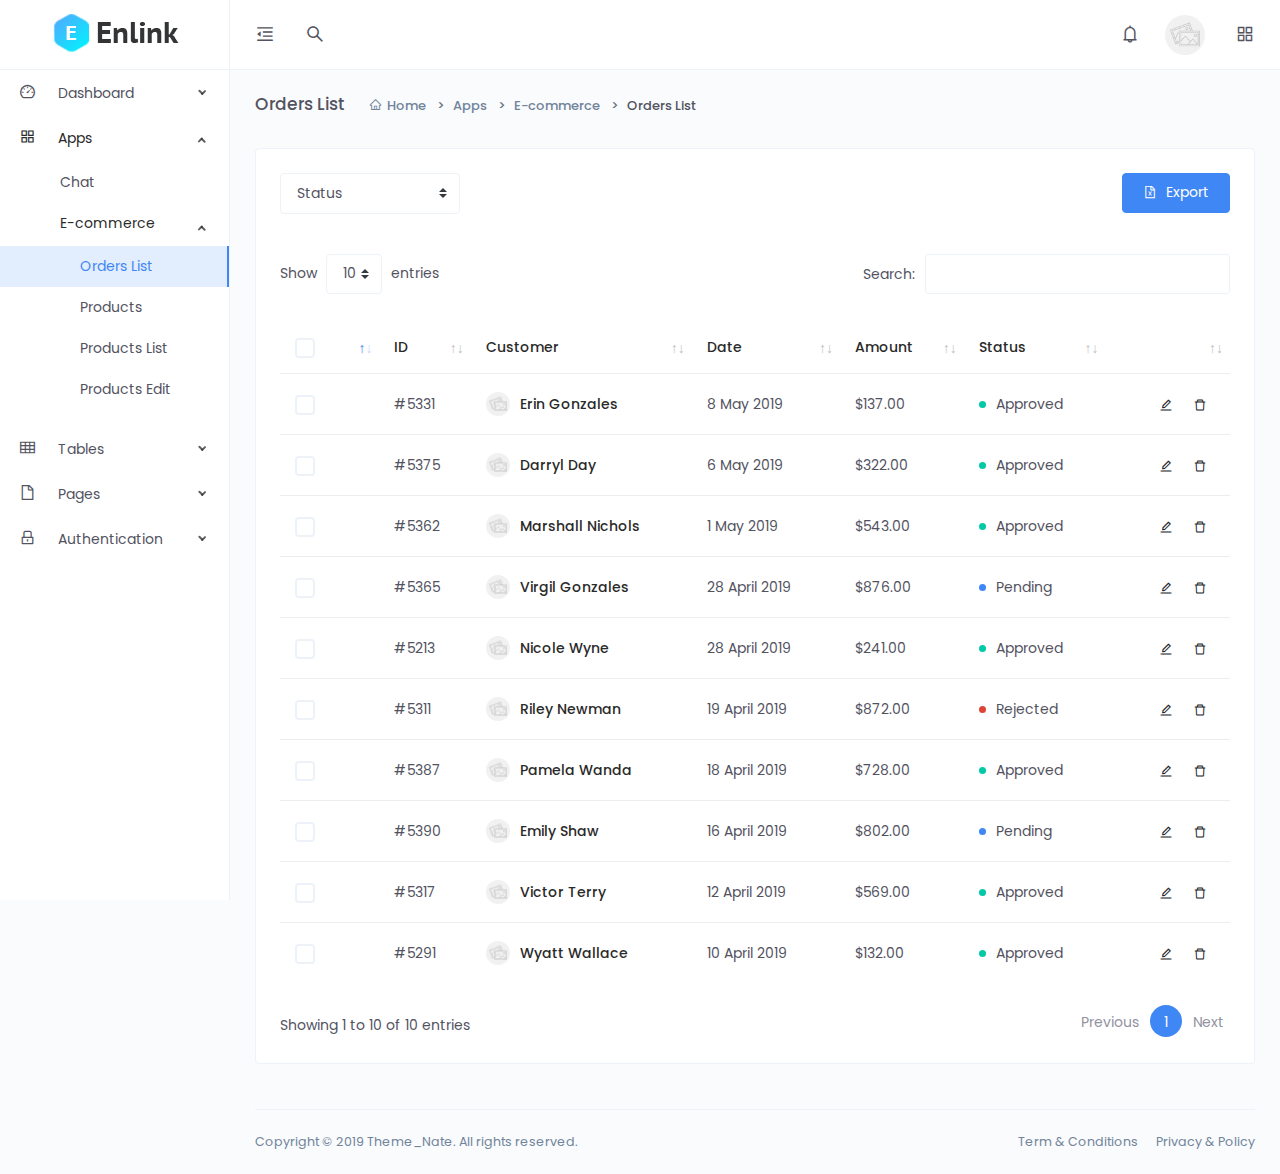
<file: app-e-commerce-order-list.html>
<!DOCTYPE html>
<html lang="en">

<head>
    <meta charset="utf-8">
    <meta name="viewport" content="width=device-width, initial-scale=1, shrink-to-fit=no">
    <title>Enlink - Admin Dashboard Template</title>

    <!-- Favicon -->
    <link rel="shortcut icon" href="assets/images/logo/favicon.png">

    <!-- page css -->
    <link href="assets/vendors/datatables/dataTables.bootstrap.min.css" rel="stylesheet">

    <!-- Core css -->
    <link href="assets/css/app.min.css" rel="stylesheet">

</head>

<body>
    <div class="app">
        <div class="layout">
            <!-- Header START -->
            <div class="header">
                <div class="logo logo-dark">
                    <a href="index.html">
                        <img src="assets/images/logo/logo.png" alt="Logo">
                        <img class="logo-fold" src="assets/images/logo/logo-fold.png" alt="Logo">
                    </a>
                </div>
                <div class="logo logo-white">
                    <a href="index.html">
                        <img src="assets/images/logo/logo-white.png" alt="Logo">
                        <img class="logo-fold" src="assets/images/logo/logo-fold-white.png" alt="Logo">
                    </a>
                </div>
                <div class="nav-wrap">
                    <ul class="nav-left">
                        <li class="desktop-toggle">
                            <a href="javascript:void(0);">
                                <i class="anticon"></i>
                            </a>
                        </li>
                        <li class="mobile-toggle">
                            <a href="javascript:void(0);">
                                <i class="anticon"></i>
                            </a>
                        </li>
                        <li>
                            <a href="javascript:void(0);" data-toggle="modal" data-target="#search-drawer">
                                <i class="anticon anticon-search"></i>
                            </a>
                        </li>
                    </ul>
                    <ul class="nav-right">
                        <li class="dropdown dropdown-animated scale-left">
                            <a href="javascript:void(0);" data-toggle="dropdown">
                                <i class="anticon anticon-bell notification-badge"></i>
                            </a>
                            <div class="dropdown-menu pop-notification">
                                <div class="p-v-15 p-h-25 border-bottom d-flex justify-content-between align-items-center">
                                    <p class="text-dark font-weight-semibold m-b-0">
                                        <i class="anticon anticon-bell"></i>
                                        <span class="m-l-10">Notification</span>
                                    </p>
                                    <a class="btn-sm btn-default btn" href="javascript:void(0);">
                                        <small>View All</small>
                                    </a>
                                </div>
                                <div class="relative">
                                    <div class="overflow-y-auto relative scrollable" style="max-height: 300px">
                                        <a href="javascript:void(0);" class="dropdown-item d-block p-15 border-bottom">
                                            <div class="d-flex">
                                                <div class="avatar avatar-blue avatar-icon">
                                                    <i class="anticon anticon-mail"></i>
                                                </div>
                                                <div class="m-l-15">
                                                    <p class="m-b-0 text-dark">You received a new message</p>
                                                    <p class="m-b-0"><small>8 min ago</small></p>
                                                </div>
                                            </div>
                                        </a>
                                        <a href="javascript:void(0);" class="dropdown-item d-block p-15 border-bottom">
                                            <div class="d-flex">
                                                <div class="avatar avatar-cyan avatar-icon">
                                                    <i class="anticon anticon-user-add"></i>
                                                </div>
                                                <div class="m-l-15">
                                                    <p class="m-b-0 text-dark">New user registered</p>
                                                    <p class="m-b-0"><small>7 hours ago</small></p>
                                                </div>
                                            </div>
                                        </a>
                                        <a href="javascript:void(0);" class="dropdown-item d-block p-15 border-bottom">
                                            <div class="d-flex">
                                                <div class="avatar avatar-red avatar-icon">
                                                    <i class="anticon anticon-user-add"></i>
                                                </div>
                                                <div class="m-l-15">
                                                    <p class="m-b-0 text-dark">System Alert</p>
                                                    <p class="m-b-0"><small>8 hours ago</small></p>
                                                </div>
                                            </div>
                                        </a>
                                        <a href="javascript:void(0);" class="dropdown-item d-block p-15 ">
                                            <div class="d-flex">
                                                <div class="avatar avatar-gold avatar-icon">
                                                    <i class="anticon anticon-user-add"></i>
                                                </div>
                                                <div class="m-l-15">
                                                    <p class="m-b-0 text-dark">You have a new update</p>
                                                    <p class="m-b-0"><small>2 days ago</small></p>
                                                </div>
                                            </div>
                                        </a>
                                    </div>
                                </div>
                            </div>
                        </li>
                        <li class="dropdown dropdown-animated scale-left">
                            <div class="pointer" data-toggle="dropdown">
                                <div class="avatar avatar-image  m-h-10 m-r-15">
                                    <img src="assets/images/avatars/thumb-3.jpg"  alt="">
                                </div>
                            </div>
                            <div class="p-b-15 p-t-20 dropdown-menu pop-profile">
                                <div class="p-h-20 p-b-15 m-b-10 border-bottom">
                                    <div class="d-flex m-r-50">
                                        <div class="avatar avatar-lg avatar-image">
                                            <img src="assets/images/avatars/thumb-3.jpg" alt="">
                                        </div>
                                        <div class="m-l-10">
                                            <p class="m-b-0 text-dark font-weight-semibold">Marshall Nichols</p>
                                            <p class="m-b-0 opacity-07">UI/UX Desinger</p>
                                        </div>
                                    </div>
                                </div>
                                <a href="javascript:void(0);" class="dropdown-item d-block p-h-15 p-v-10">
                                    <div class="d-flex align-items-center justify-content-between">
                                        <div>
                                            <i class="anticon opacity-04 font-size-16 anticon-user"></i>
                                            <span class="m-l-10">Edit Profile</span>
                                        </div>
                                        <i class="anticon font-size-10 anticon-right"></i>
                                    </div>
                                </a>
                                <a href="javascript:void(0);" class="dropdown-item d-block p-h-15 p-v-10">
                                    <div class="d-flex align-items-center justify-content-between">
                                        <div>
                                            <i class="anticon opacity-04 font-size-16 anticon-lock"></i>
                                            <span class="m-l-10">Account Setting</span>
                                        </div>
                                        <i class="anticon font-size-10 anticon-right"></i>
                                    </div>
                                </a>
                                <a href="javascript:void(0);" class="dropdown-item d-block p-h-15 p-v-10">
                                    <div class="d-flex align-items-center justify-content-between">
                                        <div>
                                            <i class="anticon opacity-04 font-size-16 anticon-project"></i>
                                            <span class="m-l-10">Projects</span>
                                        </div>
                                        <i class="anticon font-size-10 anticon-right"></i>
                                    </div>
                                </a>
                                <a href="javascript:void(0);" class="dropdown-item d-block p-h-15 p-v-10">
                                    <div class="d-flex align-items-center justify-content-between">
                                        <div>
                                            <i class="anticon opacity-04 font-size-16 anticon-logout"></i>
                                            <span class="m-l-10">Logout</span>
                                        </div>
                                        <i class="anticon font-size-10 anticon-right"></i>
                                    </div>
                                </a>
                            </div>
                        </li>
                        <li>
                            <a href="javascript:void(0);" data-toggle="modal" data-target="#quick-view">
                                <i class="anticon anticon-appstore"></i>
                            </a>
                        </li>
                    </ul>
                </div>
            </div>    
            <!-- Header END -->

            <!-- Side Nav START -->
            <div class="side-nav">
                <div class="side-nav-inner">
                    <ul class="side-nav-menu scrollable">
                        <li class="nav-item dropdown">
                            <a class="dropdown-toggle" href="javascript:void(0);">
                                <span class="icon-holder">
                                    <i class="anticon anticon-dashboard"></i>
                                </span>
                                <span class="title">Dashboard</span>
                                <span class="arrow">
                                    <i class="arrow-icon"></i>
                                </span>
                            </a>
                            <ul class="dropdown-menu">
                               
                                <li>
                                    <a href="index-crm.html">CRM</a>
                                </li>
                               
                            </ul>
                        </li>
                        <li class="nav-item dropdown open">
                            <a class="dropdown-toggle" href="javascript:void(0);">
                                <span class="icon-holder">
                                    <i class="anticon anticon-appstore"></i>
                                </span>
                                <span class="title">Apps</span>
                                <span class="arrow">
                                    <i class="arrow-icon"></i>
                                </span>
                            </a>
                            <ul class="dropdown-menu">
                                <li>
                                    <a href="app-chat.html">Chat</a>
                                </li>
                               
                                <li class="nav-item dropdown open">
                                    <a href="javascript:void(0);">
                                        <span>E-commerce</span>
                                        <span class="arrow">
                                            <i class="arrow-icon"></i>
                                        </span>
                                    </a>
                                    <ul class="dropdown-menu">
                                        <li class="active">
                                            <a href="app-e-commerce-order-list.html">Orders List</a>
                                        </li>
                                        <li>
                                            <a href="app-e-commerce-products.html">Products</a>
                                        </li>
                                        <li>
                                            <a href="app-e-commerce-products-list.html">Products List</a>
                                        </li>
                                        <li>
                                            <a href="app-e-commerce-products-edit.html">Products Edit</a>
                                        </li>
                                    </ul>
                                </li>
                            </ul>
                        </li>
                      
                        <li class="nav-item dropdown">
                            <a class="dropdown-toggle" href="javascript:void(0);">
                                <span class="icon-holder">
                                    <i class="anticon anticon-table"></i>
                                </span>
                                <span class="title">Tables</span>
                                <span class="arrow">
                                    <i class="arrow-icon"></i>
                                </span>
                            </a>
                            <ul class="dropdown-menu">
                              
                                <li>
                                    <a href="data-table.html">Data Table</a>
                                </li>
                            </ul>
                        </li>
                      
                        <li class="nav-item dropdown">
                            <a class="dropdown-toggle" href="javascript:void(0);">
                                <span class="icon-holder">
                                    <i class="anticon anticon-file"></i>
                                </span>
                                <span class="title">Pages</span>
                                <span class="arrow">
                                    <i class="arrow-icon"></i>
                                </span>
                            </a>
                            <ul class="dropdown-menu">
                                <li>
                                    <a href="profile.html">Profile</a>
                                </li>
                                <li>
                                    <a href="invoice.html">Invoice</a>
                                </li>
                                
                                <li>
                                    <a href="setting.html">Setting</a>
                                </li>
                                <li class="nav-item dropdown">
                                    <a href="javascript:void(0);">
                                        <span>Blog</span>
                                        <span class="arrow">
                                            <i class="arrow-icon"></i>
                                        </span>
                                    </a>
                                    <ul class="dropdown-menu">
                                        <li>
                                            <a href="blog-grid.html">Blog Grid</a>
                                        </li>
                                        <li>
                                            <a href="blog-list.html">Blog List</a>
                                        </li>
                                        <li>
                                            <a href="blog-post.html">Blog Post</a>
                                        </li>
                                    </ul>
                                </li>
                            </ul>
                        </li>
                        <li class="nav-item dropdown">
                            <a class="dropdown-toggle" href="javascript:void(0);">
                                <span class="icon-holder">
                                    <i class="anticon anticon-lock"></i>
                                </span>
                                <span class="title">Authentication</span>
                                <span class="arrow">
                                    <i class="arrow-icon"></i>
                                </span>
                            </a>
                            <ul class="dropdown-menu">
                                <li>
                                    <a href="login-1.html">Login 1</a>
                                </li>
                               
                                <li>
                                    <a href="sign-up-1.html">Sign Up 1</a>
                                </li>
                               
                                <li>
                                    <a href="error-1.html">Error 1</a>
                                </li>
                            
                            </ul>
                        </li>
                    </ul>
                </div>
            </div>
            <!-- Side Nav END -->

            <!-- Page Container START -->
            <div class="page-container">

                <!-- Content Wrapper START -->
                <div class="main-content">
                    <div class="page-header">
                        <h2 class="header-title">Orders List</h2>
                        <div class="header-sub-title">
                            <nav class="breadcrumb breadcrumb-dash">
                                <a href="#" class="breadcrumb-item"><i class="anticon anticon-home m-r-5"></i>Home</a>
                                <a class="breadcrumb-item" href="#">Apps</a>
                                <a class="breadcrumb-item" href="#">E-commerce</a>
                                <span class="breadcrumb-item active">Orders List</span>
                            </nav>
                        </div>
                    </div>
                    <div class="card">
                        <div class="card-body">
                            <div class="row m-b-30">
                                <div class="col-lg-8">
                                    <div class="d-md-flex">
                                        <div class="m-b-10">
                                            <select class="custom-select" style="min-width: 180px;">
                                                <option selected>Status</option>
                                                <option value="all">All</option>
                                                <option value="approved">Approved</option>
                                                <option value="pending">Pending</option>
                                                <option value="rejected">Rejected</option>
                                            </select>
                                        </div>
                                    </div>
                                </div>
                                <div class="col-lg-4 text-right">
                                    <button class="btn btn-primary">
                                        <i class="anticon anticon-file-excel m-r-5"></i>
                                        <span>Export</span>
                                    </button>
                                </div>
                            </div>
                            <div class="table-responsive">
                                <table class="table table-hover e-commerce-table">
                                    <thead>
                                        <tr>
                                            <th>
                                                <div class="checkbox">
                                                    <input id="checkAll" type="checkbox">
                                                    <label for="checkAll" class="m-b-0"></label>
                                                </div>
                                            </th>
                                            <th>ID</th>
                                            <th>Customer</th>
                                            <th>Date</th>
                                            <th>Amount</th>
                                            <th>Status</th>
                                            <th></th>
                                        </tr>
                                    </thead>
                                    <tbody>
                                        <tr>
                                            <td>
                                                <div class="checkbox">
                                                    <input id="check-item-1" type="checkbox">
                                                    <label for="check-item-1" class="m-b-0"></label>
                                                </div>
                                            </td>
                                            <td>
                                                #5331
                                            </td>
                                            <td>
                                                <div class="d-flex align-items-center">
                                                    <div class="avatar avatar-image avatar-sm m-r-10">
                                                        <img src="assets/images/avatars/thumb-1.jpg" alt="">
                                                    </div>
                                                    <h6 class="m-b-0">Erin Gonzales</h6>
                                                </div>
                                            </td>
                                            <td>8 May 2019</td>
                                            <td>$137.00</td>
                                            <td>
                                                <div class="d-flex align-items-center">
                                                    <div class="badge badge-success badge-dot m-r-10"></div>
                                                    <div>Approved</div>
                                                </div>
                                            </td>
                                            <td class="text-right">
                                                <button class="btn btn-icon btn-hover btn-sm btn-rounded pull-right">
                                                    <i class="anticon anticon-edit"></i>
                                                </button>
                                                <button class="btn btn-icon btn-hover btn-sm btn-rounded">
                                                    <i class="anticon anticon-delete"></i>
                                                </button>
                                            </td>
                                        </tr>
                                        <tr>
                                            <td>
                                                <div class="checkbox">
                                                    <input id="check-item-2" type="checkbox">
                                                    <label for="check-item-2" class="m-b-0"></label>
                                                </div>
                                            </td>
                                            <td>
                                                #5375
                                            </td>
                                            <td>
                                                <div class="d-flex align-items-center">
                                                    <div class="avatar avatar-image avatar-sm m-r-10">
                                                        <img src="assets/images/avatars/thumb-2.jpg" alt="">
                                                    </div>
                                                    <h6 class="m-b-0">Darryl Day</h6>
                                                </div>
                                            </td>
                                            <td>6 May 2019</td>
                                            <td>$322.00</td>
                                            <td>
                                                <div class="d-flex align-items-center">
                                                    <div class="badge badge-success badge-dot m-r-10"></div>
                                                    <div>Approved</div>
                                                </div>
                                            </td>
                                            <td class="text-right">
                                                <button class="btn btn-icon btn-hover btn-sm btn-rounded pull-right">
                                                    <i class="anticon anticon-edit"></i>
                                                </button>
                                                <button class="btn btn-icon btn-hover btn-sm btn-rounded">
                                                    <i class="anticon anticon-delete"></i>
                                                </button>
                                            </td>
                                        </tr>
                                        <tr>
                                            <td>
                                                <div class="checkbox">
                                                    <input id="check-item-3" type="checkbox">
                                                    <label for="check-item-3" class="m-b-0"></label>
                                                </div>
                                            </td>
                                            <td>
                                                #5362
                                            </td>
                                            <td>
                                                <div class="d-flex align-items-center">
                                                    <div class="avatar avatar-image avatar-sm m-r-10">
                                                        <img src="assets/images/avatars/thumb-3.jpg" alt="">
                                                    </div>
                                                    <h6 class="m-b-0">Marshall Nichols</h6>
                                                </div>
                                            </td>
                                            <td>1 May 2019</td>
                                            <td>$543.00</td>
                                            <td>
                                                <div class="d-flex align-items-center">
                                                    <div class="badge badge-success badge-dot m-r-10"></div>
                                                    <div>Approved</div>
                                                </div>
                                            </td>
                                            <td class="text-right">
                                                <button class="btn btn-icon btn-hover btn-sm btn-rounded pull-right">
                                                    <i class="anticon anticon-edit"></i>
                                                </button>
                                                <button class="btn btn-icon btn-hover btn-sm btn-rounded">
                                                    <i class="anticon anticon-delete"></i>
                                                </button>
                                            </td>
                                        </tr>
                                        <tr>
                                            <td>
                                                <div class="checkbox">
                                                    <input id="check-item-4" type="checkbox">
                                                    <label for="check-item-4" class="m-b-0"></label>
                                                </div>
                                            </td>
                                            <td>
                                                #5365
                                            </td>
                                            <td>
                                                <div class="d-flex align-items-center">
                                                    <div class="avatar avatar-image avatar-sm m-r-10">
                                                        <img src="assets/images/avatars/thumb-4.jpg" alt="">
                                                    </div>
                                                    <h6 class="m-b-0">Virgil Gonzales</h6>
                                                </div>
                                            </td>
                                            <td>28 April 2019</td>
                                            <td>$876.00</td>
                                            <td>
                                                <div class="d-flex align-items-center">
                                                    <div class="badge badge-primary badge-dot m-r-10"></div>
                                                    <div>Pending</div>
                                                </div>
                                            </td>
                                            <td class="text-right">
                                                <button class="btn btn-icon btn-hover btn-sm btn-rounded pull-right">
                                                    <i class="anticon anticon-edit"></i>
                                                </button>
                                                <button class="btn btn-icon btn-hover btn-sm btn-rounded">
                                                    <i class="anticon anticon-delete"></i>
                                                </button>
                                            </td>
                                        </tr>
                                        <tr>
                                            <td>
                                                <div class="checkbox">
                                                    <input id="check-item-5" type="checkbox">
                                                    <label for="check-item-5" class="m-b-0"></label>
                                                </div>
                                            </td>
                                            <td>
                                                #5213
                                            </td>
                                            <td>
                                                <div class="d-flex align-items-center">
                                                    <div class="avatar avatar-image avatar-sm m-r-10">
                                                        <img src="assets/images/avatars/thumb-5.jpg" alt="">
                                                    </div>
                                                    <h6 class="m-b-0">Nicole Wyne</h6>
                                                </div>
                                            </td>
                                            <td>28 April 2019</td>
                                            <td>$241.00</td>
                                            <td>
                                                <div class="d-flex align-items-center">
                                                    <div class="badge badge-success badge-dot m-r-10"></div>
                                                    <div>Approved</div>
                                                </div>
                                            </td>
                                            <td class="text-right">
                                                <button class="btn btn-icon btn-hover btn-sm btn-rounded pull-right">
                                                    <i class="anticon anticon-edit"></i>
                                                </button>
                                                <button class="btn btn-icon btn-hover btn-sm btn-rounded">
                                                    <i class="anticon anticon-delete"></i>
                                                </button>
                                            </td>
                                        </tr>
                                        <tr>
                                            <td>
                                                <div class="checkbox">
                                                    <input id="check-item-6" type="checkbox">
                                                    <label for="check-item-6" class="m-b-0"></label>
                                                </div>
                                            </td>
                                            <td>
                                                #5311
                                            </td>
                                            <td>
                                                <div class="d-flex align-items-center">
                                                    <div class="avatar avatar-image avatar-sm m-r-10">
                                                        <img src="assets/images/avatars/thumb-6.jpg" alt="">
                                                    </div>
                                                    <h6 class="m-b-0">Riley Newman</h6>
                                                </div>
                                            </td>
                                            <td>19 April 2019</td>
                                            <td>$872.00</td>
                                            <td>
                                                <div class="d-flex align-items-center">
                                                    <div class="badge badge-danger badge-dot m-r-10"></div>
                                                    <div>Rejected</div>
                                                </div>
                                            </td>
                                            <td class="text-right">
                                                <button class="btn btn-icon btn-hover btn-sm btn-rounded pull-right">
                                                    <i class="anticon anticon-edit"></i>
                                                </button>
                                                <button class="btn btn-icon btn-hover btn-sm btn-rounded">
                                                    <i class="anticon anticon-delete"></i>
                                                </button>
                                            </td>
                                        </tr>
                                        <tr>
                                            <td>
                                                <div class="checkbox">
                                                    <input id="check-item-7" type="checkbox">
                                                    <label for="check-item-7" class="m-b-0"></label>
                                                </div>
                                            </td>
                                            <td>
                                                #5387
                                            </td>
                                            <td>
                                                <div class="d-flex align-items-center">
                                                    <div class="avatar avatar-image avatar-sm m-r-10">
                                                        <img src="assets/images/avatars/thumb-7.jpg" alt="">
                                                    </div>
                                                    <h6 class="m-b-0">Pamela Wanda</h6>
                                                </div>
                                            </td>
                                            <td>18 April 2019</td>
                                            <td>$728.00</td>
                                            <td>
                                                <div class="d-flex align-items-center">
                                                    <div class="badge badge-success badge-dot m-r-10"></div>
                                                    <div>Approved</div>
                                                </div>
                                            </td>
                                            <td class="text-right">
                                                <button class="btn btn-icon btn-hover btn-sm btn-rounded pull-right">
                                                    <i class="anticon anticon-edit"></i>
                                                </button>
                                                <button class="btn btn-icon btn-hover btn-sm btn-rounded">
                                                    <i class="anticon anticon-delete"></i>
                                                </button>
                                            </td>
                                        </tr>
                                        <tr>
                                            <td>
                                                <div class="checkbox">
                                                    <input id="check-item-8" type="checkbox">
                                                    <label for="check-item-8" class="m-b-0"></label>
                                                </div>
                                            </td>
                                            <td>
                                                #5390
                                            </td>
                                            <td>
                                                <div class="d-flex align-items-center">
                                                    <div class="avatar avatar-image avatar-sm m-r-10">
                                                        <img src="assets/images/avatars/thumb-8.jpg" alt="">
                                                    </div>
                                                    <h6 class="m-b-0">Emily Shaw</h6>
                                                </div>
                                            </td>
                                            <td>16 April 2019</td>
                                            <td>$802.00</td>
                                            <td>
                                                <div class="d-flex align-items-center">
                                                    <div class="badge badge-primary badge-dot m-r-10"></div>
                                                    <div>Pending</div>
                                                </div>
                                            </td>
                                            <td class="text-right">
                                                <button class="btn btn-icon btn-hover btn-sm btn-rounded pull-right">
                                                    <i class="anticon anticon-edit"></i>
                                                </button>
                                                <button class="btn btn-icon btn-hover btn-sm btn-rounded">
                                                    <i class="anticon anticon-delete"></i>
                                                </button>
                                            </td>
                                        </tr>
                                        <tr>
                                            <td>
                                                <div class="checkbox">
                                                    <input id="check-item-9" type="checkbox">
                                                    <label for="check-item-9" class="m-b-0"></label>
                                                </div>
                                            </td>
                                            <td>
                                                #5317
                                            </td>
                                            <td>
                                                <div class="d-flex align-items-center">
                                                    <div class="avatar avatar-image avatar-sm m-r-10">
                                                        <img src="assets/images/avatars/thumb-9.jpg" alt="">
                                                    </div>
                                                    <h6 class="m-b-0">Victor Terry</h6>
                                                </div>
                                            </td>
                                            <td>12 April 2019</td>
                                            <td>$569.00</td>
                                            <td>
                                                <div class="d-flex align-items-center">
                                                    <div class="badge badge-success badge-dot m-r-10"></div>
                                                    <div>Approved</div>
                                                </div>
                                            </td>
                                            <td class="text-right">
                                                <button class="btn btn-icon btn-hover btn-sm btn-rounded pull-right">
                                                    <i class="anticon anticon-edit"></i>
                                                </button>
                                                <button class="btn btn-icon btn-hover btn-sm btn-rounded">
                                                    <i class="anticon anticon-delete"></i>
                                                </button>
                                            </td>
                                        </tr>
                                        <tr>
                                            <td>
                                                <div class="checkbox">
                                                    <input id="check-item-10" type="checkbox">
                                                    <label for="check-item-10" class="m-b-0"></label>
                                                </div>
                                            </td>
                                            <td>
                                                #5291
                                            </td>
                                            <td>
                                                <div class="d-flex align-items-center">
                                                    <div class="avatar avatar-image avatar-sm m-r-10">
                                                        <img src="assets/images/avatars/thumb-10.jpg" alt="">
                                                    </div>
                                                    <h6 class="m-b-0">Wyatt Wallace</h6>
                                                </div>
                                            </td>
                                            <td>10 April 2019</td>
                                            <td>$132.00</td>
                                            <td>
                                                <div class="d-flex align-items-center">
                                                    <div class="badge badge-success badge-dot m-r-10"></div>
                                                    <div>Approved</div>
                                                </div>
                                            </td>
                                            <td class="text-right">
                                                <button class="btn btn-icon btn-hover btn-sm btn-rounded pull-right">
                                                    <i class="anticon anticon-edit"></i>
                                                </button>
                                                <button class="btn btn-icon btn-hover btn-sm btn-rounded">
                                                    <i class="anticon anticon-delete"></i>
                                                </button>
                                            </td>
                                        </tr>
                                    </tbody>
                                </table>
                            </div>
                        </div>
                    </div>
                </div>
                <!-- Content Wrapper END -->

                <!-- Footer START -->
                <footer class="footer">
                    <div class="footer-content">
                        <p class="m-b-0">Copyright © 2019 Theme_Nate. All rights reserved.</p>
                        <span>
                            <a href="" class="text-gray m-r-15">Term &amp; Conditions</a>
                            <a href="" class="text-gray">Privacy &amp; Policy</a>
                        </span>
                    </div>
                </footer>
                <!-- Footer END -->

            </div>
            <!-- Page Container END -->

            <!-- Search Start-->
            <div class="modal modal-left fade search" id="search-drawer">
                <div class="modal-dialog">
                    <div class="modal-content">
                        <div class="modal-header justify-content-between align-items-center">
                            <h5 class="modal-title">Search</h5>
                            <button type="button" class="close" data-dismiss="modal">
                                <i class="anticon anticon-close"></i>
                            </button>
                        </div>
                        <div class="modal-body scrollable">
                            <div class="input-affix">
                                <i class="prefix-icon anticon anticon-search"></i>
                                <input type="text" class="form-control" placeholder="Search">
                            </div>
                            <div class="m-t-30">
                                <h5 class="m-b-20">Files</h5>
                                <div class="d-flex m-b-30">
                                    <div class="avatar avatar-cyan avatar-icon">
                                        <i class="anticon anticon-file-excel"></i>
                                    </div>
                                    <div class="m-l-15">
                                        <a href="javascript:void(0);" class="text-dark m-b-0 font-weight-semibold">Quater Report.exl</a>
                                        <p class="m-b-0 text-muted font-size-13">by Finance</p>
                                    </div>
                                </div>
                                <div class="d-flex m-b-30">
                                    <div class="avatar avatar-blue avatar-icon">
                                        <i class="anticon anticon-file-word"></i>
                                    </div>
                                    <div class="m-l-15">
                                        <a href="javascript:void(0);" class="text-dark m-b-0 font-weight-semibold">Documentaion.docx</a>
                                        <p class="m-b-0 text-muted font-size-13">by Developers</p>
                                    </div>
                                </div>
                                <div class="d-flex m-b-30">
                                    <div class="avatar avatar-purple avatar-icon">
                                        <i class="anticon anticon-file-text"></i>
                                    </div>
                                    <div class="m-l-15">
                                        <a href="javascript:void(0);" class="text-dark m-b-0 font-weight-semibold">Recipe.txt</a>
                                        <p class="m-b-0 text-muted font-size-13">by The Chef</p>
                                    </div>
                                </div>
                                <div class="d-flex m-b-30">
                                    <div class="avatar avatar-red avatar-icon">
                                        <i class="anticon anticon-file-pdf"></i>
                                    </div>
                                    <div class="m-l-15">
                                        <a href="javascript:void(0);" class="text-dark m-b-0 font-weight-semibold">Project Requirement.pdf</a>
                                        <p class="m-b-0 text-muted font-size-13">by Project Manager</p>
                                    </div>
                                </div>
                            </div>
                            <div class="m-t-30">
                                <h5 class="m-b-20">Members</h5>
                                <div class="d-flex m-b-30">
                                    <div class="avatar avatar-image">
                                        <img src="assets/images/avatars/thumb-1.jpg" alt="">
                                    </div>
                                    <div class="m-l-15">
                                        <a href="javascript:void(0);" class="text-dark m-b-0 font-weight-semibold">Erin Gonzales</a>
                                        <p class="m-b-0 text-muted font-size-13">UI/UX Designer</p>
                                    </div>
                                </div>
                                <div class="d-flex m-b-30">
                                    <div class="avatar avatar-image">
                                        <img src="assets/images/avatars/thumb-2.jpg" alt="">
                                    </div>
                                    <div class="m-l-15">
                                        <a href="javascript:void(0);" class="text-dark m-b-0 font-weight-semibold">Darryl Day</a>
                                        <p class="m-b-0 text-muted font-size-13">Software Engineer</p>
                                    </div>
                                </div>
                                <div class="d-flex m-b-30">
                                    <div class="avatar avatar-image">
                                        <img src="assets/images/avatars/thumb-3.jpg" alt="">
                                    </div>
                                    <div class="m-l-15">
                                        <a href="javascript:void(0);" class="text-dark m-b-0 font-weight-semibold">Marshall Nichols</a>
                                        <p class="m-b-0 text-muted font-size-13">Data Analyst</p>
                                    </div>
                                </div>
                            </div>   
                            <div class="m-t-30">
                                <h5 class="m-b-20">News</h5> 
                                <div class="d-flex m-b-30">
                                    <div class="avatar avatar-image">
                                        <img src="assets/images/others/img-1.jpg" alt="">
                                    </div>
                                    <div class="m-l-15">
                                        <a href="javascript:void(0);" class="text-dark m-b-0 font-weight-semibold">5 Best Handwriting Fonts</a>
                                        <p class="m-b-0 text-muted font-size-13">
                                            <i class="anticon anticon-clock-circle"></i>
                                            <span class="m-l-5">25 Nov 2018</span>
                                        </p>
                                    </div>
                                </div>
                            </div>    
                        </div>
                    </div>
                </div>
            </div>
            <!-- Search End-->

            <!-- Quick View START -->
            <div class="modal modal-right fade quick-view" id="quick-view">
                <div class="modal-dialog">
                    <div class="modal-content">
                        <div class="modal-header justify-content-between align-items-center">
                            <h5 class="modal-title">Theme Config</h5>
                        </div>
                        <div class="modal-body scrollable">
                            <div class="m-b-30">
                                <h5 class="m-b-0">Header Color</h5>
                                <p>Config header background color</p>
                                <div class="theme-configurator d-flex m-t-10">
                                    <div class="radio">
                                        <input id="header-default" name="header-theme" type="radio" checked value="default">
                                        <label for="header-default"></label>
                                    </div>
                                    <div class="radio">
                                        <input id="header-primary" name="header-theme" type="radio" value="primary">
                                        <label for="header-primary"></label>
                                    </div>
                                    <div class="radio">
                                        <input id="header-success" name="header-theme" type="radio" value="success">
                                        <label for="header-success"></label>
                                    </div>
                                    <div class="radio">
                                        <input id="header-secondary" name="header-theme" type="radio" value="secondary">
                                        <label for="header-secondary"></label>
                                    </div>
                                    <div class="radio">
                                        <input id="header-danger" name="header-theme" type="radio" value="danger">
                                        <label for="header-danger"></label>
                                    </div>
                                </div>
                            </div>
                            <hr>
                            <div>
                                <h5 class="m-b-0">Side Nav Dark</h5>
                                <p>Change Side Nav to dark</p>
                                <div class="switch d-inline">
                                    <input type="checkbox" name="side-nav-theme-toogle" id="side-nav-theme-toogle">
                                    <label for="side-nav-theme-toogle"></label>
                                </div>
                            </div>
                            <hr>
                            <div>
                                <h5 class="m-b-0">Folded Menu</h5>
                                <p>Toggle Folded Menu</p>
                                <div class="switch d-inline">
                                    <input type="checkbox" name="side-nav-fold-toogle" id="side-nav-fold-toogle">
                                    <label for="side-nav-fold-toogle"></label>
                                </div>
                            </div>
                        </div>
                    </div>
                </div>            
            </div>
            <!-- Quick View END -->
        </div>
    </div>

    
    <!-- Core Vendors JS -->
    <script src="assets/js/vendors.min.js"></script>

    <!-- page js -->
    <script src="assets/vendors/datatables/jquery.dataTables.min.js"></script>
    <script src="assets/vendors/datatables/dataTables.bootstrap.min.js"></script>
    <script src="assets/js/pages/e-commerce-order-list.js"></script>

    <!-- Core JS -->
    <script src="assets/js/app.min.js"></script>

</body>

</html>
</file>
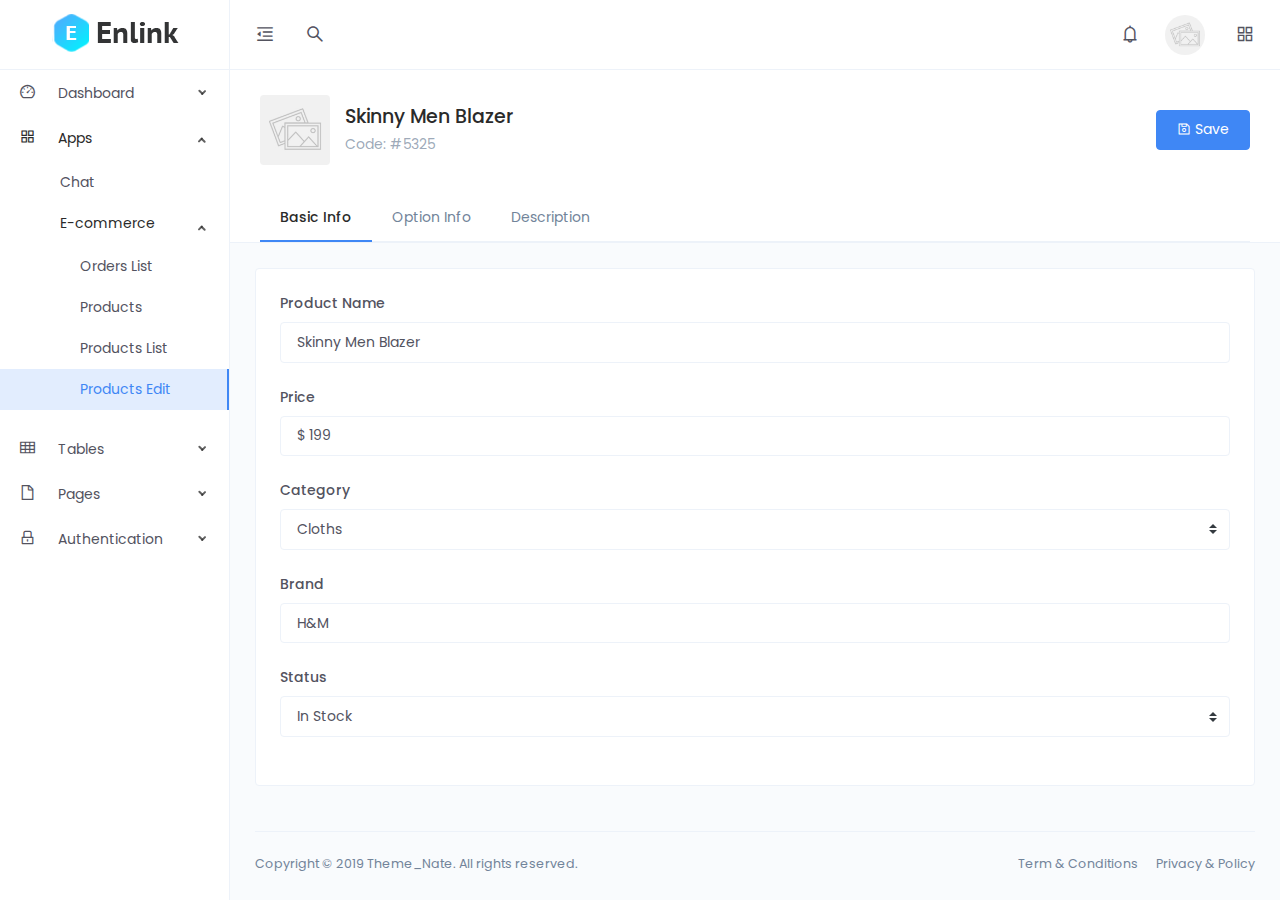
<file: app-e-commerce-products-edit.html>
<!DOCTYPE html>
<html lang="en">

<head>
    <meta charset="utf-8">
    <meta name="viewport" content="width=device-width, initial-scale=1, shrink-to-fit=no">
    <title>Enlink - Admin Dashboard Template</title>

    <!-- Favicon -->
    <link rel="shortcut icon" href="assets/images/logo/favicon.png">

    <!-- page css -->
    <link href="assets/vendors/select2/select2.css" rel="stylesheet">

    <!-- Core css -->
    <link href="assets/css/app.min.css" rel="stylesheet">

</head>

<body>
    <div class="app">
        <div class="layout">
            <!-- Header START -->
            <div class="header">
                <div class="logo logo-dark">
                    <a href="index.html">
                        <img src="assets/images/logo/logo.png" alt="Logo">
                        <img class="logo-fold" src="assets/images/logo/logo-fold.png" alt="Logo">
                    </a>
                </div>
                <div class="logo logo-white">
                    <a href="index.html">
                        <img src="assets/images/logo/logo-white.png" alt="Logo">
                        <img class="logo-fold" src="assets/images/logo/logo-fold-white.png" alt="Logo">
                    </a>
                </div>
                <div class="nav-wrap">
                    <ul class="nav-left">
                        <li class="desktop-toggle">
                            <a href="javascript:void(0);">
                                <i class="anticon"></i>
                            </a>
                        </li>
                        <li class="mobile-toggle">
                            <a href="javascript:void(0);">
                                <i class="anticon"></i>
                            </a>
                        </li>
                        <li>
                            <a href="javascript:void(0);" data-toggle="modal" data-target="#search-drawer">
                                <i class="anticon anticon-search"></i>
                            </a>
                        </li>
                    </ul>
                    <ul class="nav-right">
                        <li class="dropdown dropdown-animated scale-left">
                            <a href="javascript:void(0);" data-toggle="dropdown">
                                <i class="anticon anticon-bell notification-badge"></i>
                            </a>
                            <div class="dropdown-menu pop-notification">
                                <div class="p-v-15 p-h-25 border-bottom d-flex justify-content-between align-items-center">
                                    <p class="text-dark font-weight-semibold m-b-0">
                                        <i class="anticon anticon-bell"></i>
                                        <span class="m-l-10">Notification</span>
                                    </p>
                                    <a class="btn-sm btn-default btn" href="javascript:void(0);">
                                        <small>View All</small>
                                    </a>
                                </div>
                                <div class="relative">
                                    <div class="overflow-y-auto relative scrollable" style="max-height: 300px">
                                        <a href="javascript:void(0);" class="dropdown-item d-block p-15 border-bottom">
                                            <div class="d-flex">
                                                <div class="avatar avatar-blue avatar-icon">
                                                    <i class="anticon anticon-mail"></i>
                                                </div>
                                                <div class="m-l-15">
                                                    <p class="m-b-0 text-dark">You received a new message</p>
                                                    <p class="m-b-0"><small>8 min ago</small></p>
                                                </div>
                                            </div>
                                        </a>
                                        <a href="javascript:void(0);" class="dropdown-item d-block p-15 border-bottom">
                                            <div class="d-flex">
                                                <div class="avatar avatar-cyan avatar-icon">
                                                    <i class="anticon anticon-user-add"></i>
                                                </div>
                                                <div class="m-l-15">
                                                    <p class="m-b-0 text-dark">New user registered</p>
                                                    <p class="m-b-0"><small>7 hours ago</small></p>
                                                </div>
                                            </div>
                                        </a>
                                        <a href="javascript:void(0);" class="dropdown-item d-block p-15 border-bottom">
                                            <div class="d-flex">
                                                <div class="avatar avatar-red avatar-icon">
                                                    <i class="anticon anticon-user-add"></i>
                                                </div>
                                                <div class="m-l-15">
                                                    <p class="m-b-0 text-dark">System Alert</p>
                                                    <p class="m-b-0"><small>8 hours ago</small></p>
                                                </div>
                                            </div>
                                        </a>
                                        <a href="javascript:void(0);" class="dropdown-item d-block p-15 ">
                                            <div class="d-flex">
                                                <div class="avatar avatar-gold avatar-icon">
                                                    <i class="anticon anticon-user-add"></i>
                                                </div>
                                                <div class="m-l-15">
                                                    <p class="m-b-0 text-dark">You have a new update</p>
                                                    <p class="m-b-0"><small>2 days ago</small></p>
                                                </div>
                                            </div>
                                        </a>
                                    </div>
                                </div>
                            </div>
                        </li>
                        <li class="dropdown dropdown-animated scale-left">
                            <div class="pointer" data-toggle="dropdown">
                                <div class="avatar avatar-image  m-h-10 m-r-15">
                                    <img src="assets/images/avatars/thumb-3.jpg"  alt="">
                                </div>
                            </div>
                            <div class="p-b-15 p-t-20 dropdown-menu pop-profile">
                                <div class="p-h-20 p-b-15 m-b-10 border-bottom">
                                    <div class="d-flex m-r-50">
                                        <div class="avatar avatar-lg avatar-image">
                                            <img src="assets/images/avatars/thumb-3.jpg" alt="">
                                        </div>
                                        <div class="m-l-10">
                                            <p class="m-b-0 text-dark font-weight-semibold">Marshall Nichols</p>
                                            <p class="m-b-0 opacity-07">UI/UX Desinger</p>
                                        </div>
                                    </div>
                                </div>
                                <a href="javascript:void(0);" class="dropdown-item d-block p-h-15 p-v-10">
                                    <div class="d-flex align-items-center justify-content-between">
                                        <div>
                                            <i class="anticon opacity-04 font-size-16 anticon-user"></i>
                                            <span class="m-l-10">Edit Profile</span>
                                        </div>
                                        <i class="anticon font-size-10 anticon-right"></i>
                                    </div>
                                </a>
                                <a href="javascript:void(0);" class="dropdown-item d-block p-h-15 p-v-10">
                                    <div class="d-flex align-items-center justify-content-between">
                                        <div>
                                            <i class="anticon opacity-04 font-size-16 anticon-lock"></i>
                                            <span class="m-l-10">Account Setting</span>
                                        </div>
                                        <i class="anticon font-size-10 anticon-right"></i>
                                    </div>
                                </a>
                                <a href="javascript:void(0);" class="dropdown-item d-block p-h-15 p-v-10">
                                    <div class="d-flex align-items-center justify-content-between">
                                        <div>
                                            <i class="anticon opacity-04 font-size-16 anticon-project"></i>
                                            <span class="m-l-10">Projects</span>
                                        </div>
                                        <i class="anticon font-size-10 anticon-right"></i>
                                    </div>
                                </a>
                                <a href="javascript:void(0);" class="dropdown-item d-block p-h-15 p-v-10">
                                    <div class="d-flex align-items-center justify-content-between">
                                        <div>
                                            <i class="anticon opacity-04 font-size-16 anticon-logout"></i>
                                            <span class="m-l-10">Logout</span>
                                        </div>
                                        <i class="anticon font-size-10 anticon-right"></i>
                                    </div>
                                </a>
                            </div>
                        </li>
                        <li>
                            <a href="javascript:void(0);" data-toggle="modal" data-target="#quick-view">
                                <i class="anticon anticon-appstore"></i>
                            </a>
                        </li>
                    </ul>
                </div>
            </div>    
            <!-- Header END -->

            <!-- Side Nav START -->
            <div class="side-nav">
                <div class="side-nav-inner">
                    <ul class="side-nav-menu scrollable">
                        <li class="nav-item dropdown">
                            <a class="dropdown-toggle" href="javascript:void(0);">
                                <span class="icon-holder">
                                    <i class="anticon anticon-dashboard"></i>
                                </span>
                                <span class="title">Dashboard</span>
                                <span class="arrow">
                                    <i class="arrow-icon"></i>
                                </span>
                            </a>
                            <ul class="dropdown-menu">
                              
                                <li>
                                    <a href="index-crm.html">CRM</a>
                                </li>
                               
                            </ul>
                        </li>
                        <li class="nav-item dropdown open">
                            <a class="dropdown-toggle" href="javascript:void(0);">
                                <span class="icon-holder">
                                    <i class="anticon anticon-appstore"></i>
                                </span>
                                <span class="title">Apps</span>
                                <span class="arrow">
                                    <i class="arrow-icon"></i>
                                </span>
                            </a>
                            <ul class="dropdown-menu">
                                <li>
                                    <a href="app-chat.html">Chat</a>
                                </li>
                                
                                <li class="nav-item dropdown open">
                                    <a href="javascript:void(0);">
                                        <span>E-commerce</span>
                                        <span class="arrow">
                                            <i class="arrow-icon"></i>
                                        </span>
                                    </a>
                                    <ul class="dropdown-menu">
                                        <li>
                                            <a href="app-e-commerce-order-list.html">Orders List</a>
                                        </li>
                                        <li>
                                            <a href="app-e-commerce-products.html">Products</a>
                                        </li>
                                        <li>
                                            <a href="app-e-commerce-products-list.html">Products List</a>
                                        </li>
                                        <li class="active">
                                            <a href="app-e-commerce-products-edit.html">Products Edit</a>
                                        </li>
                                    </ul>
                                </li>
                            </ul>
                        </li>
                     
                        <li class="nav-item dropdown">
                            <a class="dropdown-toggle" href="javascript:void(0);">
                                <span class="icon-holder">
                                    <i class="anticon anticon-table"></i>
                                </span>
                                <span class="title">Tables</span>
                                <span class="arrow">
                                    <i class="arrow-icon"></i>
                                </span>
                            </a>
                            <ul class="dropdown-menu">
                                
                                <li>
                                    <a href="data-table.html">Data Table</a>
                                </li>
                            </ul>
                        </li>
                       
                        <li class="nav-item dropdown">
                            <a class="dropdown-toggle" href="javascript:void(0);">
                                <span class="icon-holder">
                                    <i class="anticon anticon-file"></i>
                                </span>
                                <span class="title">Pages</span>
                                <span class="arrow">
                                    <i class="arrow-icon"></i>
                                </span>
                            </a>
                            <ul class="dropdown-menu">
                                <li>
                                    <a href="profile.html">Profile</a>
                                </li>
                                <li>
                                    <a href="invoice.html">Invoice</a>
                                </li>
                              
                                <li>
                                    <a href="setting.html">Setting</a>
                                </li>
                                <li class="nav-item dropdown">
                                    <a href="javascript:void(0);">
                                        <span>Blog</span>
                                        <span class="arrow">
                                            <i class="arrow-icon"></i>
                                        </span>
                                    </a>
                                    <ul class="dropdown-menu">
                                        <li>
                                            <a href="blog-grid.html">Blog Grid</a>
                                        </li>
                                        <li>
                                            <a href="blog-list.html">Blog List</a>
                                        </li>
                                        <li>
                                            <a href="blog-post.html">Blog Post</a>
                                        </li>
                                    </ul>
                                </li>
                            </ul>
                        </li>
                        <li class="nav-item dropdown">
                            <a class="dropdown-toggle" href="javascript:void(0);">
                                <span class="icon-holder">
                                    <i class="anticon anticon-lock"></i>
                                </span>
                                <span class="title">Authentication</span>
                                <span class="arrow">
                                    <i class="arrow-icon"></i>
                                </span>
                            </a>
                            <ul class="dropdown-menu">
                                <li>
                                    <a href="login-1.html">Login 1</a>
                                </li>
                              
                                <li>
                                    <a href="sign-up-1.html">Sign Up 1</a>
                                </li>
                               
                                <li>
                                    <a href="error-1.html">Error 1</a>
                                </li>
                                
                            </ul>
                        </li>
                    </ul>
                </div>
            </div>
            <!-- Side Nav END -->

            <!-- Page Container START -->
            <div class="page-container">
                
                <!-- Content Wrapper START -->
                <div class="main-content">
                    <form>
                        <div class="page-header no-gutters has-tab">
                            <div class="d-md-flex m-b-15 align-items-center justify-content-between">
                                <div class="media align-items-center m-b-15">
                                    <div class="avatar avatar-image rounded" style="height: 70px; width: 70px">
                                        <img src="assets/images/others/thumb-16.jpg" alt="">
                                    </div>
                                    <div class="m-l-15">
                                        <h4 class="m-b-0">Skinny Men Blazer</h4>
                                        <p class="text-muted m-b-0">Code: #5325</p>
                                    </div>
                                </div>
                                <div class="m-b-15">
                                    <button class="btn btn-primary">
                                        <i class="anticon anticon-save"></i>
                                        <span>Save</span>
                                    </button>
                                </div>
                            </div>
                            <ul class="nav nav-tabs" >
                                <li class="nav-item">
                                    <a class="nav-link active" data-toggle="tab" href="#product-edit-basic">Basic Info</a>
                                </li>
                                <li class="nav-item">
                                    <a class="nav-link" data-toggle="tab" href="#product-edit-option">Option Info</a>
                                </li>
                                <li class="nav-item">
                                    <a class="nav-link" data-toggle="tab" href="#product-edit-description">Description</a>
                                </li>
                            </ul>
                        </div>
                        <div class="tab-content m-t-15">
                            <div class="tab-pane fade show active" id="product-edit-basic" >
                                <div class="card">
                                    <div class="card-body">
                                        <div class="form-group">
                                            <label class="font-weight-semibold" for="productName">Product Name</label>
                                            <input type="text" class="form-control" id="productName" placeholder="Product Name" value="Skinny Men Blazer">
                                        </div>
                                        <div class="form-group">
                                            <label class="font-weight-semibold" for="productPrice">Price</label>
                                            <input type="text" class="form-control" id="productPrice" placeholder="Price" value="$ 199">
                                        </div>
                                        <div class="form-group">
                                            <label class="font-weight-semibold" for="productCategory">Category</label>
                                            <select class="custom-select" id="productCategory">
                                                <option value="cloths" selected>Cloths</option>
                                                <option value="homeDecoration">Home Decoration</option>
                                                <option value="eletronic">Eletronic</option>
                                                <option value="jewellery">Jewellery</option>
                                            </select>
                                        </div>
                                        <div class="form-group">
                                            <label class="font-weight-semibold" for="productBrand">Brand</label>
                                            <input type="text" class="form-control" id="productBrand" placeholder="Brand" value="H&M">
                                        </div>
                                        <div class="form-group">
                                            <label class="font-weight-semibold" for="productStatus">Status</label>
                                            <select class="custom-select" id="productStatus">
                                                <option value="inStock" selected>In Stock</option>
                                                <option value="outOfStock">Out of Stock</option>
                                                <option value="pending">Pending</option>
                                            </select>
                                        </div>
                                    </div>
                                </div>
                            </div>
                            <div class="tab-pane fade" id="product-edit-option">
                                <div class="card">
                                    <div class="card-body">
                                        <div class="form-group">
                                            <label class="font-weight-semibold" for="productSize">Size</label>
                                            <select class="select2" id="productSize" multiple="multiple">
                                                <option value="40" selected>40</option>
                                                <option value="42" selected>42</option>
                                                <option value="44">44</option>
                                                <option value="46">46</option>
                                                <option value="48">48</option>
                                                <option value="50">50</option>
                                            </select>
                                        </div>
                                        <div class="form-group">
                                            <label class="font-weight-semibold" for="productColors">Colors</label>
                                            <select class="select2" id="productColors" multiple="multiple">
                                                <option value="db" selected>Dark Blue</option>
                                                <option value="g" selected>Gray</option>
                                                <option value="gb" selected>Gray Blue</option>
                                            </select>
                                        </div>
                                        <div class="form-group">
                                            <label class="font-weight-semibold" for="productFit">Fit</label>
                                            <select class="custom-select" id="productFit">
                                                <option value="skinny" selected>Skinny</option>
                                                <option value="slim">Slim</option>
                                                <option value="regular">Regular</option>
                                            </select>
                                        </div>
                                        <div class="form-group">
                                            <label class="font-weight-semibold" for="productMaterial">Material</label>
                                            <select class="select2" id="productMaterial" multiple="multiple">
                                                <option value="polyester" selected>Polyester</option>
                                            </select>
                                        </div>
                                        <div class="form-group">
                                            <label class="font-weight-semibold" for="productShip">Ship From</label>
                                            <select class="custom-select" id="productShip">
                                                <option value="columbia" selected>Columbia</option>
                                                <option value="brazil">Brazil</option>
                                                <option value="chile">Chile</option>
                                                <option value="argentina">Argentina</option>
                                            </select>
                                        </div>
                                    </div>
                                </div>
                            </div>
                            <div class="tab-pane fade" id="product-edit-description">
                                <div class="card">
                                    <div class="card-body">
                                        <div id="productDescription">
                                            <p>Special cloth alert. The key to more success is to have a lot of pillows. Surround yourself with angels, positive energy, beautiful people, beautiful souls, clean heart, angel. They will try to close the door on you, just open it. A major key, never panic. Don’t panic, when it gets crazy and rough, don’t panic, stay calm. They key is to have every key, the key to open every door.The other day the grass was brown, now it’s green because I ain’t give up. Never surrender. Lion! I’m up to something. Always remember in the jungle there’s a lot of they in there, after you overcome they, you will make it to paradise.</p>
                                        </div>
                                    </div>
                                </div>
                            </div>
                        </div>
                    </form>
                </div>
                <!-- Content Wrapper END -->

                <!-- Footer START -->
                <footer class="footer">
                    <div class="footer-content">
                        <p class="m-b-0">Copyright © 2019 Theme_Nate. All rights reserved.</p>
                        <span>
                            <a href="" class="text-gray m-r-15">Term &amp; Conditions</a>
                            <a href="" class="text-gray">Privacy &amp; Policy</a>
                        </span>
                    </div>
                </footer>
                <!-- Footer END -->

            </div>
            <!-- Page Container END -->

            <!-- Search Start-->
            <div class="modal modal-left fade search" id="search-drawer">
                <div class="modal-dialog">
                    <div class="modal-content">
                        <div class="modal-header justify-content-between align-items-center">
                            <h5 class="modal-title">Search</h5>
                            <button type="button" class="close" data-dismiss="modal">
                                <i class="anticon anticon-close"></i>
                            </button>
                        </div>
                        <div class="modal-body scrollable">
                            <div class="input-affix">
                                <i class="prefix-icon anticon anticon-search"></i>
                                <input type="text" class="form-control" placeholder="Search">
                            </div>
                            <div class="m-t-30">
                                <h5 class="m-b-20">Files</h5>
                                <div class="d-flex m-b-30">
                                    <div class="avatar avatar-cyan avatar-icon">
                                        <i class="anticon anticon-file-excel"></i>
                                    </div>
                                    <div class="m-l-15">
                                        <a href="javascript:void(0);" class="text-dark m-b-0 font-weight-semibold">Quater Report.exl</a>
                                        <p class="m-b-0 text-muted font-size-13">by Finance</p>
                                    </div>
                                </div>
                                <div class="d-flex m-b-30">
                                    <div class="avatar avatar-blue avatar-icon">
                                        <i class="anticon anticon-file-word"></i>
                                    </div>
                                    <div class="m-l-15">
                                        <a href="javascript:void(0);" class="text-dark m-b-0 font-weight-semibold">Documentaion.docx</a>
                                        <p class="m-b-0 text-muted font-size-13">by Developers</p>
                                    </div>
                                </div>
                                <div class="d-flex m-b-30">
                                    <div class="avatar avatar-purple avatar-icon">
                                        <i class="anticon anticon-file-text"></i>
                                    </div>
                                    <div class="m-l-15">
                                        <a href="javascript:void(0);" class="text-dark m-b-0 font-weight-semibold">Recipe.txt</a>
                                        <p class="m-b-0 text-muted font-size-13">by The Chef</p>
                                    </div>
                                </div>
                                <div class="d-flex m-b-30">
                                    <div class="avatar avatar-red avatar-icon">
                                        <i class="anticon anticon-file-pdf"></i>
                                    </div>
                                    <div class="m-l-15">
                                        <a href="javascript:void(0);" class="text-dark m-b-0 font-weight-semibold">Project Requirement.pdf</a>
                                        <p class="m-b-0 text-muted font-size-13">by Project Manager</p>
                                    </div>
                                </div>
                            </div>
                            <div class="m-t-30">
                                <h5 class="m-b-20">Members</h5>
                                <div class="d-flex m-b-30">
                                    <div class="avatar avatar-image">
                                        <img src="assets/images/avatars/thumb-1.jpg" alt="">
                                    </div>
                                    <div class="m-l-15">
                                        <a href="javascript:void(0);" class="text-dark m-b-0 font-weight-semibold">Erin Gonzales</a>
                                        <p class="m-b-0 text-muted font-size-13">UI/UX Designer</p>
                                    </div>
                                </div>
                                <div class="d-flex m-b-30">
                                    <div class="avatar avatar-image">
                                        <img src="assets/images/avatars/thumb-2.jpg" alt="">
                                    </div>
                                    <div class="m-l-15">
                                        <a href="javascript:void(0);" class="text-dark m-b-0 font-weight-semibold">Darryl Day</a>
                                        <p class="m-b-0 text-muted font-size-13">Software Engineer</p>
                                    </div>
                                </div>
                                <div class="d-flex m-b-30">
                                    <div class="avatar avatar-image">
                                        <img src="assets/images/avatars/thumb-3.jpg" alt="">
                                    </div>
                                    <div class="m-l-15">
                                        <a href="javascript:void(0);" class="text-dark m-b-0 font-weight-semibold">Marshall Nichols</a>
                                        <p class="m-b-0 text-muted font-size-13">Data Analyst</p>
                                    </div>
                                </div>
                            </div>   
                            <div class="m-t-30">
                                <h5 class="m-b-20">News</h5> 
                                <div class="d-flex m-b-30">
                                    <div class="avatar avatar-image">
                                        <img src="assets/images/others/img-1.jpg" alt="">
                                    </div>
                                    <div class="m-l-15">
                                        <a href="javascript:void(0);" class="text-dark m-b-0 font-weight-semibold">5 Best Handwriting Fonts</a>
                                        <p class="m-b-0 text-muted font-size-13">
                                            <i class="anticon anticon-clock-circle"></i>
                                            <span class="m-l-5">25 Nov 2018</span>
                                        </p>
                                    </div>
                                </div>
                            </div>    
                        </div>
                    </div>
                </div>
            </div>
            <!-- Search End-->

            <!-- Quick View START -->
            <div class="modal modal-right fade quick-view" id="quick-view">
                <div class="modal-dialog">
                    <div class="modal-content">
                        <div class="modal-header justify-content-between align-items-center">
                            <h5 class="modal-title">Theme Config</h5>
                        </div>
                        <div class="modal-body scrollable">
                            <div class="m-b-30">
                                <h5 class="m-b-0">Header Color</h5>
                                <p>Config header background color</p>
                                <div class="theme-configurator d-flex m-t-10">
                                    <div class="radio">
                                        <input id="header-default" name="header-theme" type="radio" checked value="default">
                                        <label for="header-default"></label>
                                    </div>
                                    <div class="radio">
                                        <input id="header-primary" name="header-theme" type="radio" value="primary">
                                        <label for="header-primary"></label>
                                    </div>
                                    <div class="radio">
                                        <input id="header-success" name="header-theme" type="radio" value="success">
                                        <label for="header-success"></label>
                                    </div>
                                    <div class="radio">
                                        <input id="header-secondary" name="header-theme" type="radio" value="secondary">
                                        <label for="header-secondary"></label>
                                    </div>
                                    <div class="radio">
                                        <input id="header-danger" name="header-theme" type="radio" value="danger">
                                        <label for="header-danger"></label>
                                    </div>
                                </div>
                            </div>
                            <hr>
                            <div>
                                <h5 class="m-b-0">Side Nav Dark</h5>
                                <p>Change Side Nav to dark</p>
                                <div class="switch d-inline">
                                    <input type="checkbox" name="side-nav-theme-toogle" id="side-nav-theme-toogle">
                                    <label for="side-nav-theme-toogle"></label>
                                </div>
                            </div>
                            <hr>
                            <div>
                                <h5 class="m-b-0">Folded Menu</h5>
                                <p>Toggle Folded Menu</p>
                                <div class="switch d-inline">
                                    <input type="checkbox" name="side-nav-fold-toogle" id="side-nav-fold-toogle">
                                    <label for="side-nav-fold-toogle"></label>
                                </div>
                            </div>
                        </div>
                    </div>
                </div>            
            </div>
            <!-- Quick View END -->
        </div>
    </div>

    
    <!-- Core Vendors JS -->
    <script src="assets/js/vendors.min.js"></script>

    <!-- page js -->
    <script src="assets/vendors/select2/select2.min.js"></script>
    <script src="assets/vendors/quill/quill.min.js"></script>
    <script src="assets/js/pages/e-commerce-product-edit.js"></script>

    <!-- Core JS -->
    <script src="assets/js/app.min.js"></script>

</body>

</html>
</file>
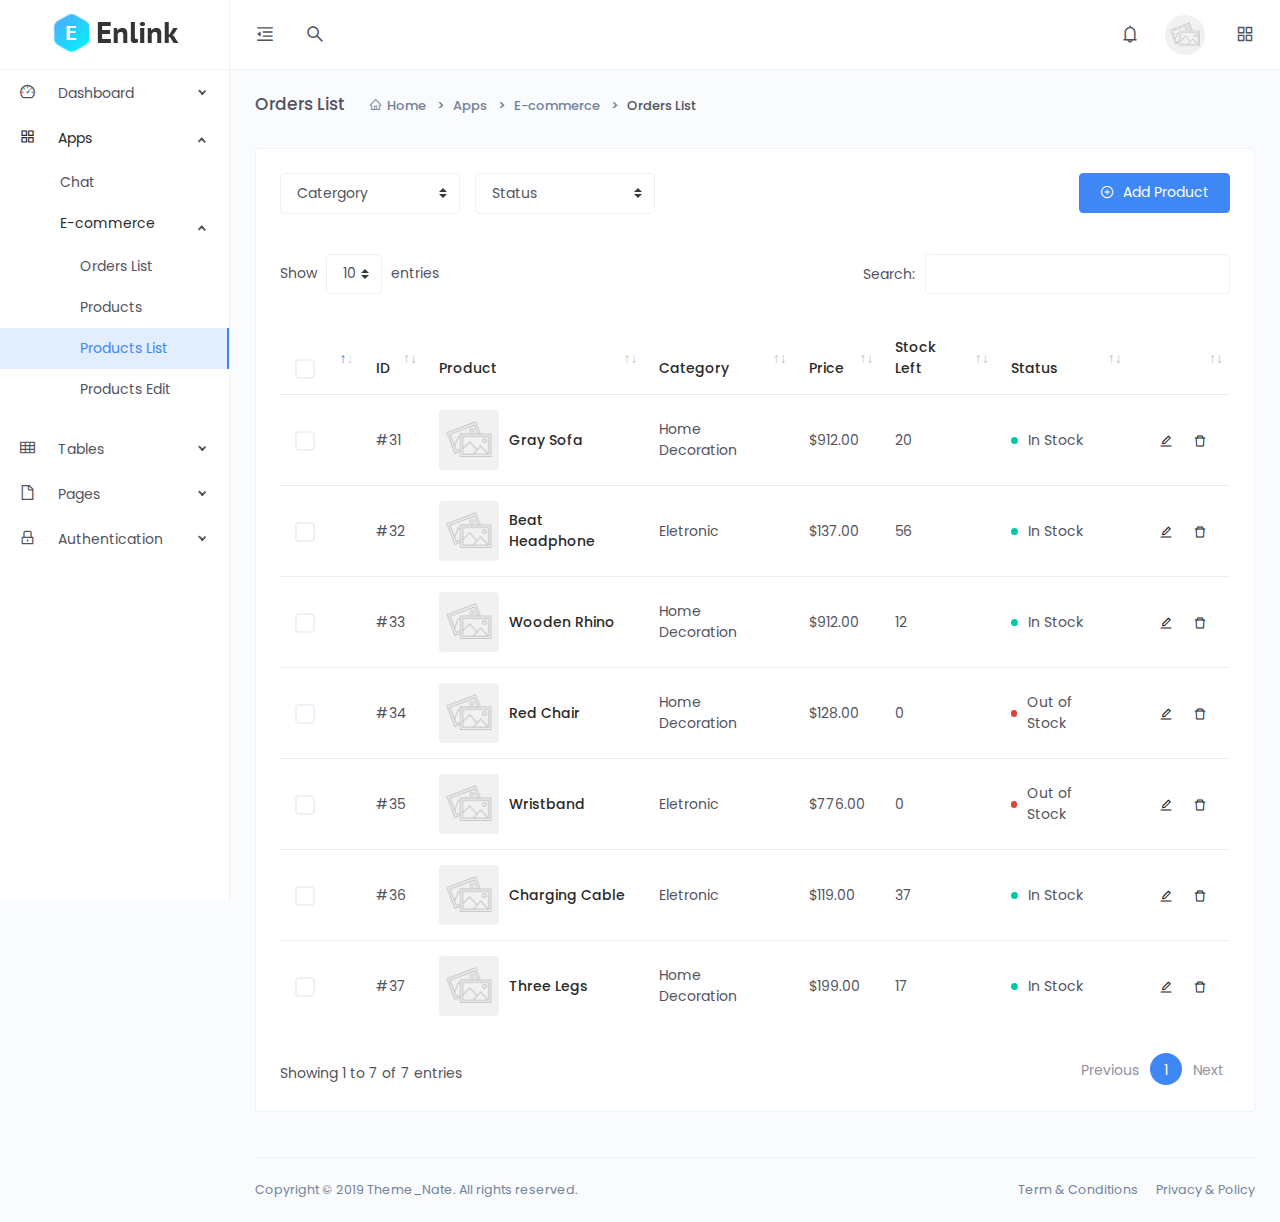
<file: app-e-commerce-products-list.html>
<!DOCTYPE html>
<html lang="en">

<head>
    <meta charset="utf-8">
    <meta name="viewport" content="width=device-width, initial-scale=1, shrink-to-fit=no">
    <title>Enlink - Admin Dashboard Template</title>

    <!-- Favicon -->
    <link rel="shortcut icon" href="assets/images/logo/favicon.png">

    <!-- page css -->
    <link href="assets/vendors/datatables/dataTables.bootstrap.min.css" rel="stylesheet">

    <!-- Core css -->
    <link href="assets/css/app.min.css" rel="stylesheet">

</head>

<body>
    <div class="app">
        <div class="layout">
            <!-- Header START -->
            <div class="header">
                <div class="logo logo-dark">
                    <a href="index.html">
                        <img src="assets/images/logo/logo.png" alt="Logo">
                        <img class="logo-fold" src="assets/images/logo/logo-fold.png" alt="Logo">
                    </a>
                </div>
                <div class="logo logo-white">
                    <a href="index.html">
                        <img src="assets/images/logo/logo-white.png" alt="Logo">
                        <img class="logo-fold" src="assets/images/logo/logo-fold-white.png" alt="Logo">
                    </a>
                </div>
                <div class="nav-wrap">
                    <ul class="nav-left">
                        <li class="desktop-toggle">
                            <a href="javascript:void(0);">
                                <i class="anticon"></i>
                            </a>
                        </li>
                        <li class="mobile-toggle">
                            <a href="javascript:void(0);">
                                <i class="anticon"></i>
                            </a>
                        </li>
                        <li>
                            <a href="javascript:void(0);" data-toggle="modal" data-target="#search-drawer">
                                <i class="anticon anticon-search"></i>
                            </a>
                        </li>
                    </ul>
                    <ul class="nav-right">
                        <li class="dropdown dropdown-animated scale-left">
                            <a href="javascript:void(0);" data-toggle="dropdown">
                                <i class="anticon anticon-bell notification-badge"></i>
                            </a>
                            <div class="dropdown-menu pop-notification">
                                <div class="p-v-15 p-h-25 border-bottom d-flex justify-content-between align-items-center">
                                    <p class="text-dark font-weight-semibold m-b-0">
                                        <i class="anticon anticon-bell"></i>
                                        <span class="m-l-10">Notification</span>
                                    </p>
                                    <a class="btn-sm btn-default btn" href="javascript:void(0);">
                                        <small>View All</small>
                                    </a>
                                </div>
                                <div class="relative">
                                    <div class="overflow-y-auto relative scrollable" style="max-height: 300px">
                                        <a href="javascript:void(0);" class="dropdown-item d-block p-15 border-bottom">
                                            <div class="d-flex">
                                                <div class="avatar avatar-blue avatar-icon">
                                                    <i class="anticon anticon-mail"></i>
                                                </div>
                                                <div class="m-l-15">
                                                    <p class="m-b-0 text-dark">You received a new message</p>
                                                    <p class="m-b-0"><small>8 min ago</small></p>
                                                </div>
                                            </div>
                                        </a>
                                        <a href="javascript:void(0);" class="dropdown-item d-block p-15 border-bottom">
                                            <div class="d-flex">
                                                <div class="avatar avatar-cyan avatar-icon">
                                                    <i class="anticon anticon-user-add"></i>
                                                </div>
                                                <div class="m-l-15">
                                                    <p class="m-b-0 text-dark">New user registered</p>
                                                    <p class="m-b-0"><small>7 hours ago</small></p>
                                                </div>
                                            </div>
                                        </a>
                                        <a href="javascript:void(0);" class="dropdown-item d-block p-15 border-bottom">
                                            <div class="d-flex">
                                                <div class="avatar avatar-red avatar-icon">
                                                    <i class="anticon anticon-user-add"></i>
                                                </div>
                                                <div class="m-l-15">
                                                    <p class="m-b-0 text-dark">System Alert</p>
                                                    <p class="m-b-0"><small>8 hours ago</small></p>
                                                </div>
                                            </div>
                                        </a>
                                        <a href="javascript:void(0);" class="dropdown-item d-block p-15 ">
                                            <div class="d-flex">
                                                <div class="avatar avatar-gold avatar-icon">
                                                    <i class="anticon anticon-user-add"></i>
                                                </div>
                                                <div class="m-l-15">
                                                    <p class="m-b-0 text-dark">You have a new update</p>
                                                    <p class="m-b-0"><small>2 days ago</small></p>
                                                </div>
                                            </div>
                                        </a>
                                    </div>
                                </div>
                            </div>
                        </li>
                        <li class="dropdown dropdown-animated scale-left">
                            <div class="pointer" data-toggle="dropdown">
                                <div class="avatar avatar-image  m-h-10 m-r-15">
                                    <img src="assets/images/avatars/thumb-3.jpg"  alt="">
                                </div>
                            </div>
                            <div class="p-b-15 p-t-20 dropdown-menu pop-profile">
                                <div class="p-h-20 p-b-15 m-b-10 border-bottom">
                                    <div class="d-flex m-r-50">
                                        <div class="avatar avatar-lg avatar-image">
                                            <img src="assets/images/avatars/thumb-3.jpg" alt="">
                                        </div>
                                        <div class="m-l-10">
                                            <p class="m-b-0 text-dark font-weight-semibold">Marshall Nichols</p>
                                            <p class="m-b-0 opacity-07">UI/UX Desinger</p>
                                        </div>
                                    </div>
                                </div>
                                <a href="javascript:void(0);" class="dropdown-item d-block p-h-15 p-v-10">
                                    <div class="d-flex align-items-center justify-content-between">
                                        <div>
                                            <i class="anticon opacity-04 font-size-16 anticon-user"></i>
                                            <span class="m-l-10">Edit Profile</span>
                                        </div>
                                        <i class="anticon font-size-10 anticon-right"></i>
                                    </div>
                                </a>
                                <a href="javascript:void(0);" class="dropdown-item d-block p-h-15 p-v-10">
                                    <div class="d-flex align-items-center justify-content-between">
                                        <div>
                                            <i class="anticon opacity-04 font-size-16 anticon-lock"></i>
                                            <span class="m-l-10">Account Setting</span>
                                        </div>
                                        <i class="anticon font-size-10 anticon-right"></i>
                                    </div>
                                </a>
                                <a href="javascript:void(0);" class="dropdown-item d-block p-h-15 p-v-10">
                                    <div class="d-flex align-items-center justify-content-between">
                                        <div>
                                            <i class="anticon opacity-04 font-size-16 anticon-project"></i>
                                            <span class="m-l-10">Projects</span>
                                        </div>
                                        <i class="anticon font-size-10 anticon-right"></i>
                                    </div>
                                </a>
                                <a href="javascript:void(0);" class="dropdown-item d-block p-h-15 p-v-10">
                                    <div class="d-flex align-items-center justify-content-between">
                                        <div>
                                            <i class="anticon opacity-04 font-size-16 anticon-logout"></i>
                                            <span class="m-l-10">Logout</span>
                                        </div>
                                        <i class="anticon font-size-10 anticon-right"></i>
                                    </div>
                                </a>
                            </div>
                        </li>
                        <li>
                            <a href="javascript:void(0);" data-toggle="modal" data-target="#quick-view">
                                <i class="anticon anticon-appstore"></i>
                            </a>
                        </li>
                    </ul>
                </div>
            </div>    
            <!-- Header END -->

            <!-- Side Nav START -->
            <div class="side-nav">
                <div class="side-nav-inner">
                    <ul class="side-nav-menu scrollable">
                        <li class="nav-item dropdown">
                            <a class="dropdown-toggle" href="javascript:void(0);">
                                <span class="icon-holder">
                                    <i class="anticon anticon-dashboard"></i>
                                </span>
                                <span class="title">Dashboard</span>
                                <span class="arrow">
                                    <i class="arrow-icon"></i>
                                </span>
                            </a>
                            <ul class="dropdown-menu">
                              
                                <li>
                                    <a href="index-crm.html">CRM</a>
                                </li>
                                
                            </ul>
                        </li>
                        <li class="nav-item dropdown open">
                            <a class="dropdown-toggle" href="javascript:void(0);">
                                <span class="icon-holder">
                                    <i class="anticon anticon-appstore"></i>
                                </span>
                                <span class="title">Apps</span>
                                <span class="arrow">
                                    <i class="arrow-icon"></i>
                                </span>
                            </a>
                            <ul class="dropdown-menu">
                                <li>
                                    <a href="app-chat.html">Chat</a>
                                </li>
                                
                                <li class="nav-item dropdown open">
                                    <a href="javascript:void(0);">
                                        <span>E-commerce</span>
                                        <span class="arrow">
                                            <i class="arrow-icon"></i>
                                        </span>
                                    </a>
                                    <ul class="dropdown-menu">
                                        <li>
                                            <a href="app-e-commerce-order-list.html">Orders List</a>
                                        </li>
                                        <li>
                                            <a href="app-e-commerce-products.html">Products</a>
                                        </li>
                                        <li class="active">
                                            <a href="app-e-commerce-products-list.html">Products List</a>
                                        </li>
                                        <li>
                                            <a href="app-e-commerce-products-edit.html">Products Edit</a>
                                        </li>
                                    </ul>
                                </li>
                            </ul>
                        </li>
                     
                        <li class="nav-item dropdown">
                            <a class="dropdown-toggle" href="javascript:void(0);">
                                <span class="icon-holder">
                                    <i class="anticon anticon-table"></i>
                                </span>
                                <span class="title">Tables</span>
                                <span class="arrow">
                                    <i class="arrow-icon"></i>
                                </span>
                            </a>
                            <ul class="dropdown-menu">
                               
                                <li>
                                    <a href="data-table.html">Data Table</a>
                                </li>
                            </ul>
                        </li>
                       
                        <li class="nav-item dropdown">
                            <a class="dropdown-toggle" href="javascript:void(0);">
                                <span class="icon-holder">
                                    <i class="anticon anticon-file"></i>
                                </span>
                                <span class="title">Pages</span>
                                <span class="arrow">
                                    <i class="arrow-icon"></i>
                                </span>
                            </a>
                            <ul class="dropdown-menu">
                                <li>
                                    <a href="profile.html">Profile</a>
                                </li>
                                <li>
                                    <a href="invoice.html">Invoice</a>
                                </li>
                             
                                <li>
                                    <a href="setting.html">Setting</a>
                                </li>
                                <li class="nav-item dropdown">
                                    <a href="javascript:void(0);">
                                        <span>Blog</span>
                                        <span class="arrow">
                                            <i class="arrow-icon"></i>
                                        </span>
                                    </a>
                                    <ul class="dropdown-menu">
                                        <li>
                                            <a href="blog-grid.html">Blog Grid</a>
                                        </li>
                                        <li>
                                            <a href="blog-list.html">Blog List</a>
                                        </li>
                                        <li>
                                            <a href="blog-post.html">Blog Post</a>
                                        </li>
                                    </ul>
                                </li>
                            </ul>
                        </li>
                        <li class="nav-item dropdown">
                            <a class="dropdown-toggle" href="javascript:void(0);">
                                <span class="icon-holder">
                                    <i class="anticon anticon-lock"></i>
                                </span>
                                <span class="title">Authentication</span>
                                <span class="arrow">
                                    <i class="arrow-icon"></i>
                                </span>
                            </a>
                            <ul class="dropdown-menu">
                                <li>
                                    <a href="login-1.html">Login 1</a>
                                </li>
                             
                                <li>
                                    <a href="sign-up-1.html">Sign Up 1</a>
                                </li>
                              
                                <li>
                                    <a href="error-1.html">Error 1</a>
                                </li>
                               
                            </ul>
                        </li>
                    </ul>
                </div>
            </div>
            <!-- Side Nav END -->

            <!-- Page Container START -->
            <div class="page-container">

                <!-- Content Wrapper START -->
                <div class="main-content">
                    <div class="page-header">
                        <h2 class="header-title">Orders List</h2>
                        <div class="header-sub-title">
                            <nav class="breadcrumb breadcrumb-dash">
                                <a href="#" class="breadcrumb-item"><i class="anticon anticon-home m-r-5"></i>Home</a>
                                <a class="breadcrumb-item" href="#">Apps</a>
                                <a class="breadcrumb-item" href="#">E-commerce</a>
                                <span class="breadcrumb-item active">Orders List</span>
                            </nav>
                        </div>
                    </div>
                    <div class="card">
                        <div class="card-body">
                            <div class="row m-b-30">
                                <div class="col-lg-8">
                                    <div class="d-md-flex">
                                        <div class="m-b-10 m-r-15">
                                            <select class="custom-select" style="min-width: 180px;">
                                                <option selected>Catergory</option>
                                                <option value="all">All</option>
                                                <option value="homeDeco">Home Decoration</option>
                                                <option value="eletronic">Eletronic</option>
                                                <option value="jewellery">Jewellery</option>
                                            </select>
                                        </div>
                                        <div class="m-b-10">
                                            <select class="custom-select" style="min-width: 180px;">
                                                <option selected>Status</option>
                                                <option value="all">All</option>
                                                <option value="inStock">In Stock </option>
                                                <option value="outOfStock">Out of Stock</option>
                                            </select>
                                        </div>
                                    </div>
                                </div>
                                <div class="col-lg-4 text-right">
                                    <button class="btn btn-primary">
                                        <i class="anticon anticon-plus-circle m-r-5"></i>
                                        <span>Add Product</span>
                                    </button>
                                </div>
                            </div>
                            <div class="table-responsive">
                                <table class="table table-hover e-commerce-table">
                                    <thead>
                                        <tr>
                                            <th>
                                                <div class="checkbox">
                                                    <input id="checkAll" type="checkbox">
                                                    <label for="checkAll" class="m-b-0"></label>
                                                </div>
                                            </th>
                                            <th>ID</th>
                                            <th>Product</th>
                                            <th>Category</th>
                                            <th>Price</th>
                                            <th>Stock Left</th>
                                            <th>Status</th>
                                            <th></th>
                                        </tr>
                                    </thead>
                                    <tbody>
                                        <tr>
                                            <td>
                                                <div class="checkbox">
                                                    <input id="check-item-1" type="checkbox">
                                                    <label for="check-item-1" class="m-b-0"></label>
                                                </div>
                                            </td>
                                            <td>
                                                #31
                                            </td>
                                            <td>
                                                <div class="d-flex align-items-center">
                                                    <img class="img-fluid rounded" src="assets/images/others/thumb-9.jpg" style="max-width: 60px" alt="">
                                                    <h6 class="m-b-0 m-l-10">Gray Sofa</h6>
                                                </div>
                                            </td>
                                            <td>Home Decoration</td>
                                            <td>$912.00</td>
                                            <td>20</td>
                                            <td>
                                                <div class="d-flex align-items-center">
                                                    <div class="badge badge-success badge-dot m-r-10"></div>
                                                    <div>In Stock</div>
                                                </div>
                                            </td>
                                            <td class="text-right">
                                                <button class="btn btn-icon btn-hover btn-sm btn-rounded pull-right">
                                                    <i class="anticon anticon-edit"></i>
                                                </button>
                                                <button class="btn btn-icon btn-hover btn-sm btn-rounded">
                                                    <i class="anticon anticon-delete"></i>
                                                </button>
                                            </td>
                                        </tr>
                                        <tr>
                                            <td>
                                                <div class="checkbox">
                                                    <input id="check-item-2" type="checkbox">
                                                    <label for="check-item-2" class="m-b-0"></label>
                                                </div>
                                            </td>
                                            <td>
                                                #32
                                            </td>
                                            <td>
                                                <div class="d-flex align-items-center">
                                                    <img class="img-fluid rounded" src="assets/images/others/thumb-10.jpg" style="max-width: 60px" alt="">
                                                    <h6 class="m-b-0 m-l-10">Beat Headphone</h6>
                                                </div>
                                            </td>
                                            <td>Eletronic</td>
                                            <td>$137.00</td>
                                            <td>56</td>
                                            <td>
                                                <div class="d-flex align-items-center">
                                                    <div class="badge badge-success badge-dot m-r-10"></div>
                                                    <div>In Stock</div>
                                                </div>
                                            </td>
                                            <td class="text-right">
                                                <button class="btn btn-icon btn-hover btn-sm btn-rounded pull-right">
                                                    <i class="anticon anticon-edit"></i>
                                                </button>
                                                <button class="btn btn-icon btn-hover btn-sm btn-rounded">
                                                    <i class="anticon anticon-delete"></i>
                                                </button>
                                            </td>
                                        </tr>
                                        <tr>
                                            <td>
                                                <div class="checkbox">
                                                    <input id="check-item-3" type="checkbox">
                                                    <label for="check-item-3" class="m-b-0"></label>
                                                </div>
                                            </td>
                                            <td>
                                                #33
                                            </td>
                                            <td>
                                                <div class="d-flex align-items-center">
                                                    <img class="img-fluid rounded" src="assets/images/others/thumb-11.jpg" style="max-width: 60px" alt="">
                                                    <h6 class="m-b-0 m-l-10">Wooden Rhino</h6>
                                                </div>
                                            </td>
                                            <td>Home Decoration</td>
                                            <td>$912.00</td>
                                            <td>12</td>
                                            <td>
                                                <div class="d-flex align-items-center">
                                                    <div class="badge badge-success badge-dot m-r-10"></div>
                                                    <div>In Stock</div>
                                                </div>
                                            </td>
                                            <td class="text-right">
                                                <button class="btn btn-icon btn-hover btn-sm btn-rounded pull-right">
                                                    <i class="anticon anticon-edit"></i>
                                                </button>
                                                <button class="btn btn-icon btn-hover btn-sm btn-rounded">
                                                    <i class="anticon anticon-delete"></i>
                                                </button>
                                            </td>
                                        </tr>
                                        <tr>
                                            <td>
                                                <div class="checkbox">
                                                    <input id="check-item-4" type="checkbox">
                                                    <label for="check-item-4" class="m-b-0"></label>
                                                </div>
                                            </td>
                                            <td>
                                                #34
                                            </td>
                                            <td>
                                                <div class="d-flex align-items-center">
                                                    <img class="img-fluid rounded" src="assets/images/others/thumb-12.jpg" style="max-width: 60px" alt="">
                                                    <h6 class="m-b-0 m-l-10">Red Chair</h6>
                                                </div>
                                            </td>
                                            <td>Home Decoration</td>
                                            <td>$128.00</td>
                                            <td>0</td>
                                            <td>
                                                <div class="d-flex align-items-center">
                                                    <div class="badge badge-danger badge-dot m-r-10"></div>
                                                    <div>Out of Stock</div>
                                                </div>
                                            </td>
                                            <td class="text-right">
                                                <button class="btn btn-icon btn-hover btn-sm btn-rounded pull-right">
                                                    <i class="anticon anticon-edit"></i>
                                                </button>
                                                <button class="btn btn-icon btn-hover btn-sm btn-rounded">
                                                    <i class="anticon anticon-delete"></i>
                                                </button>
                                            </td>
                                        </tr>
                                        <tr>
                                            <td>
                                                <div class="checkbox">
                                                    <input id="check-item-5" type="checkbox">
                                                    <label for="check-item-5" class="m-b-0"></label>
                                                </div>
                                            </td>
                                            <td>
                                                #35
                                            </td>
                                            <td>
                                                <div class="d-flex align-items-center">
                                                    <img class="img-fluid rounded" src="assets/images/others/thumb-13.jpg" style="max-width: 60px" alt="">
                                                    <h6 class="m-b-0 m-l-10">Wristband</h6>
                                                </div>
                                            </td>
                                            <td>Eletronic</td>
                                            <td>$776.00</td>
                                            <td>0</td>
                                            <td>
                                                <div class="d-flex align-items-center">
                                                    <div class="badge badge-danger badge-dot m-r-10"></div>
                                                    <div>Out of Stock</div>
                                                </div>
                                            </td>
                                            <td class="text-right">
                                                <button class="btn btn-icon btn-hover btn-sm btn-rounded pull-right">
                                                    <i class="anticon anticon-edit"></i>
                                                </button>
                                                <button class="btn btn-icon btn-hover btn-sm btn-rounded">
                                                    <i class="anticon anticon-delete"></i>
                                                </button>
                                            </td>
                                        </tr>
                                        <tr>
                                            <td>
                                                <div class="checkbox">
                                                    <input id="check-item-6" type="checkbox">
                                                    <label for="check-item-6" class="m-b-0"></label>
                                                </div>
                                            </td>
                                            <td>
                                                #36
                                            </td>
                                            <td>
                                                <div class="d-flex align-items-center">
                                                    <img class="img-fluid rounded" src="assets/images/others/thumb-14.jpg" style="max-width: 60px" alt="">
                                                    <h6 class="m-b-0 m-l-10">Charging Cable</h6>
                                                </div>
                                            </td>
                                            <td>Eletronic</td>
                                            <td>$119.00</td>
                                            <td>37</td>
                                            <td>
                                                <div class="d-flex align-items-center">
                                                    <div class="badge badge-success badge-dot m-r-10"></div>
                                                    <div>In Stock</div>
                                                </div>
                                            </td>
                                            <td class="text-right">
                                                <button class="btn btn-icon btn-hover btn-sm btn-rounded pull-right">
                                                    <i class="anticon anticon-edit"></i>
                                                </button>
                                                <button class="btn btn-icon btn-hover btn-sm btn-rounded">
                                                    <i class="anticon anticon-delete"></i>
                                                </button>
                                            </td>
                                        </tr>
                                        <tr>
                                            <td>
                                                <div class="checkbox">
                                                    <input id="check-item-7" type="checkbox">
                                                    <label for="check-item-7" class="m-b-0"></label>
                                                </div>
                                            </td>
                                            <td>
                                                #37
                                            </td>
                                            <td>
                                                <div class="d-flex align-items-center">
                                                    <img class="img-fluid rounded" src="assets/images/others/thumb-15.jpg" style="max-width: 60px" alt="">
                                                    <h6 class="m-b-0 m-l-10">Three Legs</h6>
                                                </div>
                                            </td>
                                            <td>Home Decoration</td>
                                            <td>$199.00</td>
                                            <td>17</td>
                                            <td>
                                                <div class="d-flex align-items-center">
                                                    <div class="badge badge-success badge-dot m-r-10"></div>
                                                    <div>In Stock</div>
                                                </div>
                                            </td>
                                            <td class="text-right">
                                                <button class="btn btn-icon btn-hover btn-sm btn-rounded pull-right">
                                                    <i class="anticon anticon-edit"></i>
                                                </button>
                                                <button class="btn btn-icon btn-hover btn-sm btn-rounded">
                                                    <i class="anticon anticon-delete"></i>
                                                </button>
                                            </td>
                                        </tr>
                                    </tbody>
                                </table>
                            </div>
                        </div>
                    </div>
                </div>
                <!-- Content Wrapper END -->

                <!-- Footer START -->
                <footer class="footer">
                    <div class="footer-content">
                        <p class="m-b-0">Copyright © 2019 Theme_Nate. All rights reserved.</p>
                        <span>
                            <a href="" class="text-gray m-r-15">Term &amp; Conditions</a>
                            <a href="" class="text-gray">Privacy &amp; Policy</a>
                        </span>
                    </div>
                </footer>
                <!-- Footer END -->

            </div>
            <!-- Page Container END -->

            <!-- Search Start-->
            <div class="modal modal-left fade search" id="search-drawer">
                <div class="modal-dialog">
                    <div class="modal-content">
                        <div class="modal-header justify-content-between align-items-center">
                            <h5 class="modal-title">Search</h5>
                            <button type="button" class="close" data-dismiss="modal">
                                <i class="anticon anticon-close"></i>
                            </button>
                        </div>
                        <div class="modal-body scrollable">
                            <div class="input-affix">
                                <i class="prefix-icon anticon anticon-search"></i>
                                <input type="text" class="form-control" placeholder="Search">
                            </div>
                            <div class="m-t-30">
                                <h5 class="m-b-20">Files</h5>
                                <div class="d-flex m-b-30">
                                    <div class="avatar avatar-cyan avatar-icon">
                                        <i class="anticon anticon-file-excel"></i>
                                    </div>
                                    <div class="m-l-15">
                                        <a href="javascript:void(0);" class="text-dark m-b-0 font-weight-semibold">Quater Report.exl</a>
                                        <p class="m-b-0 text-muted font-size-13">by Finance</p>
                                    </div>
                                </div>
                                <div class="d-flex m-b-30">
                                    <div class="avatar avatar-blue avatar-icon">
                                        <i class="anticon anticon-file-word"></i>
                                    </div>
                                    <div class="m-l-15">
                                        <a href="javascript:void(0);" class="text-dark m-b-0 font-weight-semibold">Documentaion.docx</a>
                                        <p class="m-b-0 text-muted font-size-13">by Developers</p>
                                    </div>
                                </div>
                                <div class="d-flex m-b-30">
                                    <div class="avatar avatar-purple avatar-icon">
                                        <i class="anticon anticon-file-text"></i>
                                    </div>
                                    <div class="m-l-15">
                                        <a href="javascript:void(0);" class="text-dark m-b-0 font-weight-semibold">Recipe.txt</a>
                                        <p class="m-b-0 text-muted font-size-13">by The Chef</p>
                                    </div>
                                </div>
                                <div class="d-flex m-b-30">
                                    <div class="avatar avatar-red avatar-icon">
                                        <i class="anticon anticon-file-pdf"></i>
                                    </div>
                                    <div class="m-l-15">
                                        <a href="javascript:void(0);" class="text-dark m-b-0 font-weight-semibold">Project Requirement.pdf</a>
                                        <p class="m-b-0 text-muted font-size-13">by Project Manager</p>
                                    </div>
                                </div>
                            </div>
                            <div class="m-t-30">
                                <h5 class="m-b-20">Members</h5>
                                <div class="d-flex m-b-30">
                                    <div class="avatar avatar-image">
                                        <img src="assets/images/avatars/thumb-1.jpg" alt="">
                                    </div>
                                    <div class="m-l-15">
                                        <a href="javascript:void(0);" class="text-dark m-b-0 font-weight-semibold">Erin Gonzales</a>
                                        <p class="m-b-0 text-muted font-size-13">UI/UX Designer</p>
                                    </div>
                                </div>
                                <div class="d-flex m-b-30">
                                    <div class="avatar avatar-image">
                                        <img src="assets/images/avatars/thumb-2.jpg" alt="">
                                    </div>
                                    <div class="m-l-15">
                                        <a href="javascript:void(0);" class="text-dark m-b-0 font-weight-semibold">Darryl Day</a>
                                        <p class="m-b-0 text-muted font-size-13">Software Engineer</p>
                                    </div>
                                </div>
                                <div class="d-flex m-b-30">
                                    <div class="avatar avatar-image">
                                        <img src="assets/images/avatars/thumb-3.jpg" alt="">
                                    </div>
                                    <div class="m-l-15">
                                        <a href="javascript:void(0);" class="text-dark m-b-0 font-weight-semibold">Marshall Nichols</a>
                                        <p class="m-b-0 text-muted font-size-13">Data Analyst</p>
                                    </div>
                                </div>
                            </div>   
                            <div class="m-t-30">
                                <h5 class="m-b-20">News</h5> 
                                <div class="d-flex m-b-30">
                                    <div class="avatar avatar-image">
                                        <img src="assets/images/others/img-1.jpg" alt="">
                                    </div>
                                    <div class="m-l-15">
                                        <a href="javascript:void(0);" class="text-dark m-b-0 font-weight-semibold">5 Best Handwriting Fonts</a>
                                        <p class="m-b-0 text-muted font-size-13">
                                            <i class="anticon anticon-clock-circle"></i>
                                            <span class="m-l-5">25 Nov 2018</span>
                                        </p>
                                    </div>
                                </div>
                            </div>    
                        </div>
                    </div>
                </div>
            </div>
            <!-- Search End-->

            <!-- Quick View START -->
            <div class="modal modal-right fade quick-view" id="quick-view">
                <div class="modal-dialog">
                    <div class="modal-content">
                        <div class="modal-header justify-content-between align-items-center">
                            <h5 class="modal-title">Theme Config</h5>
                        </div>
                        <div class="modal-body scrollable">
                            <div class="m-b-30">
                                <h5 class="m-b-0">Header Color</h5>
                                <p>Config header background color</p>
                                <div class="theme-configurator d-flex m-t-10">
                                    <div class="radio">
                                        <input id="header-default" name="header-theme" type="radio" checked value="default">
                                        <label for="header-default"></label>
                                    </div>
                                    <div class="radio">
                                        <input id="header-primary" name="header-theme" type="radio" value="primary">
                                        <label for="header-primary"></label>
                                    </div>
                                    <div class="radio">
                                        <input id="header-success" name="header-theme" type="radio" value="success">
                                        <label for="header-success"></label>
                                    </div>
                                    <div class="radio">
                                        <input id="header-secondary" name="header-theme" type="radio" value="secondary">
                                        <label for="header-secondary"></label>
                                    </div>
                                    <div class="radio">
                                        <input id="header-danger" name="header-theme" type="radio" value="danger">
                                        <label for="header-danger"></label>
                                    </div>
                                </div>
                            </div>
                            <hr>
                            <div>
                                <h5 class="m-b-0">Side Nav Dark</h5>
                                <p>Change Side Nav to dark</p>
                                <div class="switch d-inline">
                                    <input type="checkbox" name="side-nav-theme-toogle" id="side-nav-theme-toogle">
                                    <label for="side-nav-theme-toogle"></label>
                                </div>
                            </div>
                            <hr>
                            <div>
                                <h5 class="m-b-0">Folded Menu</h5>
                                <p>Toggle Folded Menu</p>
                                <div class="switch d-inline">
                                    <input type="checkbox" name="side-nav-fold-toogle" id="side-nav-fold-toogle">
                                    <label for="side-nav-fold-toogle"></label>
                                </div>
                            </div>
                        </div>
                    </div>
                </div>            
            </div>
            <!-- Quick View END -->
        </div>
    </div>

    
    <!-- Core Vendors JS -->
    <script src="assets/js/vendors.min.js"></script>

    <!-- page js -->
    <script src="assets/vendors/datatables/jquery.dataTables.min.js"></script>
    <script src="assets/vendors/datatables/dataTables.bootstrap.min.js"></script>
    <script src="assets/js/pages/e-commerce-order-list.js"></script>

    <!-- Core JS -->
    <script src="assets/js/app.min.js"></script>

</body>

</html>
</file>
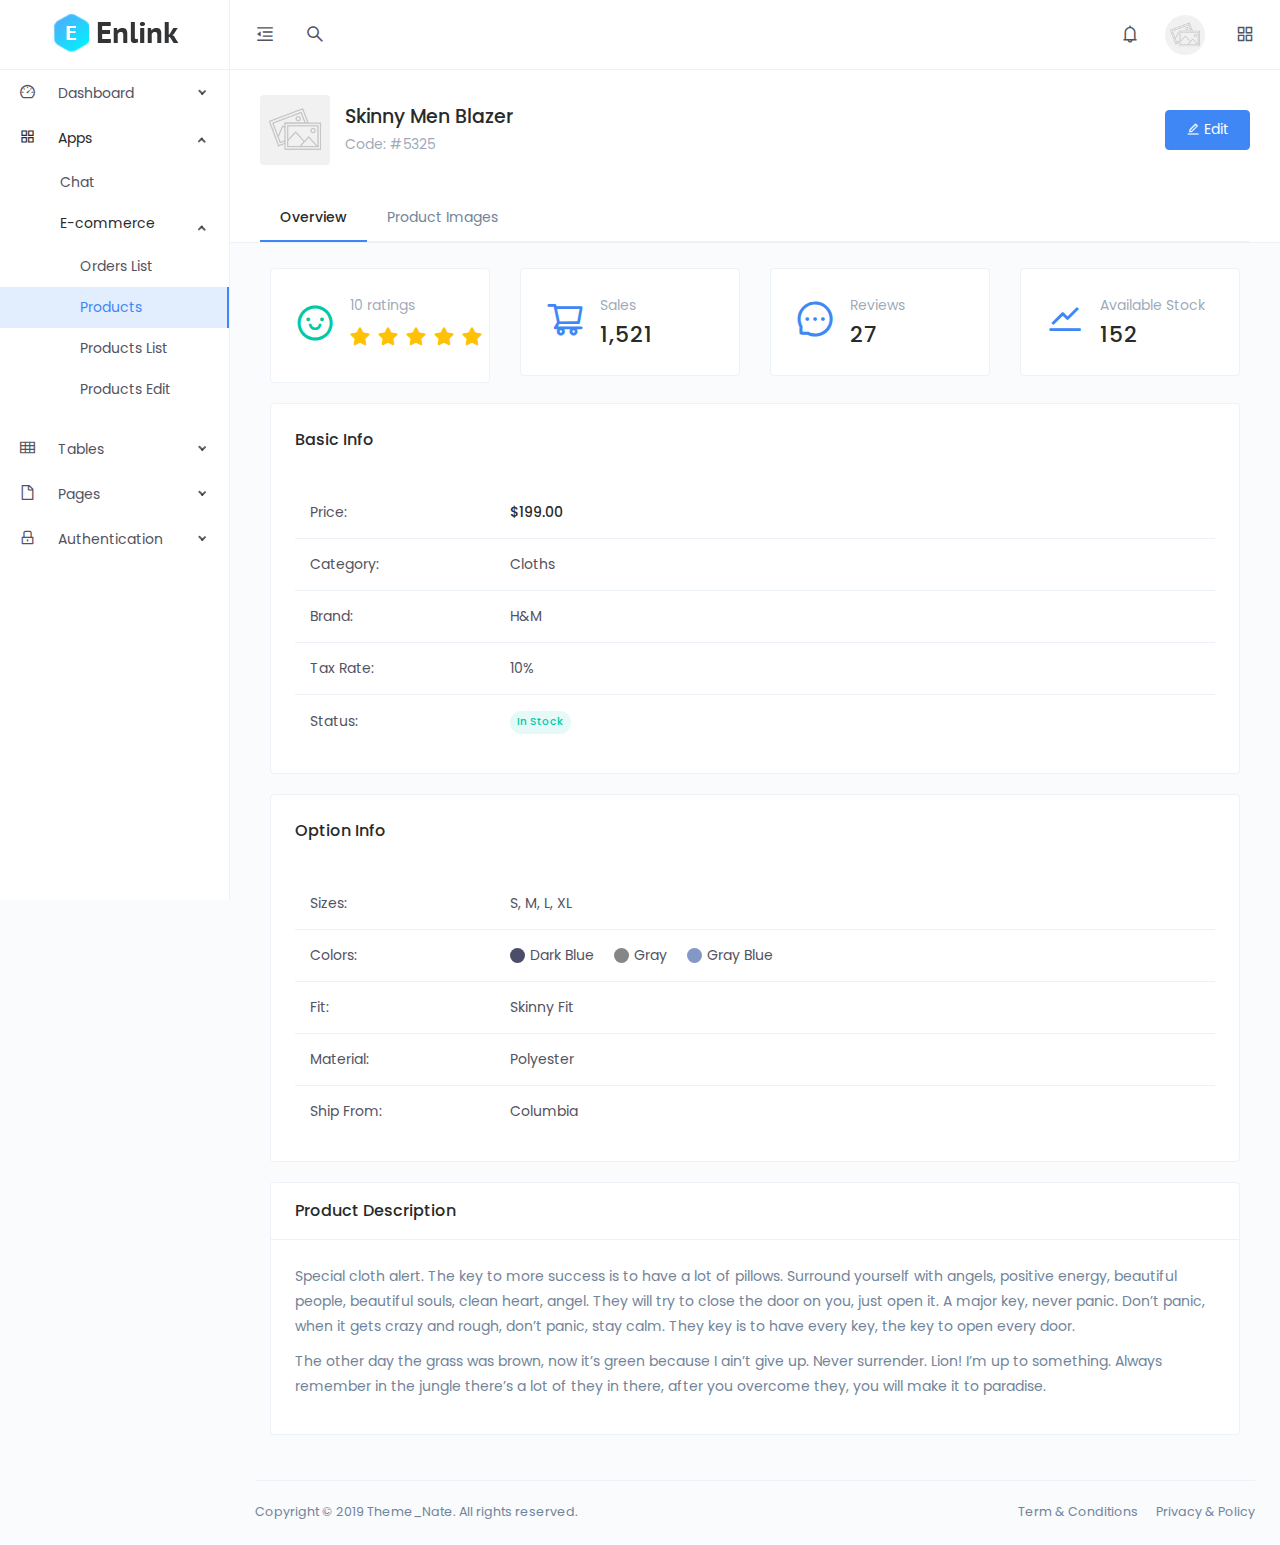
<file: app-e-commerce-products.html>
<!DOCTYPE html>
<html lang="en">

<head>
    <meta charset="utf-8">
    <meta name="viewport" content="width=device-width, initial-scale=1, shrink-to-fit=no">
    <title>Enlink - Admin Dashboard Template</title>

    <!-- Favicon -->
    <link rel="shortcut icon" href="assets/images/logo/favicon.png">

    <!-- page css -->

    <!-- Core css -->
    <link href="assets/css/app.min.css" rel="stylesheet">

</head>

<body>
    <div class="app">
        <div class="layout">
            <!-- Header START -->
            <div class="header">
                <div class="logo logo-dark">
                    <a href="index.html">
                        <img src="assets/images/logo/logo.png" alt="Logo">
                        <img class="logo-fold" src="assets/images/logo/logo-fold.png" alt="Logo">
                    </a>
                </div>
                <div class="logo logo-white">
                    <a href="index.html">
                        <img src="assets/images/logo/logo-white.png" alt="Logo">
                        <img class="logo-fold" src="assets/images/logo/logo-fold-white.png" alt="Logo">
                    </a>
                </div>
                <div class="nav-wrap">
                    <ul class="nav-left">
                        <li class="desktop-toggle">
                            <a href="javascript:void(0);">
                                <i class="anticon"></i>
                            </a>
                        </li>
                        <li class="mobile-toggle">
                            <a href="javascript:void(0);">
                                <i class="anticon"></i>
                            </a>
                        </li>
                        <li>
                            <a href="javascript:void(0);" data-toggle="modal" data-target="#search-drawer">
                                <i class="anticon anticon-search"></i>
                            </a>
                        </li>
                    </ul>
                    <ul class="nav-right">
                        <li class="dropdown dropdown-animated scale-left">
                            <a href="javascript:void(0);" data-toggle="dropdown">
                                <i class="anticon anticon-bell notification-badge"></i>
                            </a>
                            <div class="dropdown-menu pop-notification">
                                <div class="p-v-15 p-h-25 border-bottom d-flex justify-content-between align-items-center">
                                    <p class="text-dark font-weight-semibold m-b-0">
                                        <i class="anticon anticon-bell"></i>
                                        <span class="m-l-10">Notification</span>
                                    </p>
                                    <a class="btn-sm btn-default btn" href="javascript:void(0);">
                                        <small>View All</small>
                                    </a>
                                </div>
                                <div class="relative">
                                    <div class="overflow-y-auto relative scrollable" style="max-height: 300px">
                                        <a href="javascript:void(0);" class="dropdown-item d-block p-15 border-bottom">
                                            <div class="d-flex">
                                                <div class="avatar avatar-blue avatar-icon">
                                                    <i class="anticon anticon-mail"></i>
                                                </div>
                                                <div class="m-l-15">
                                                    <p class="m-b-0 text-dark">You received a new message</p>
                                                    <p class="m-b-0"><small>8 min ago</small></p>
                                                </div>
                                            </div>
                                        </a>
                                        <a href="javascript:void(0);" class="dropdown-item d-block p-15 border-bottom">
                                            <div class="d-flex">
                                                <div class="avatar avatar-cyan avatar-icon">
                                                    <i class="anticon anticon-user-add"></i>
                                                </div>
                                                <div class="m-l-15">
                                                    <p class="m-b-0 text-dark">New user registered</p>
                                                    <p class="m-b-0"><small>7 hours ago</small></p>
                                                </div>
                                            </div>
                                        </a>
                                        <a href="javascript:void(0);" class="dropdown-item d-block p-15 border-bottom">
                                            <div class="d-flex">
                                                <div class="avatar avatar-red avatar-icon">
                                                    <i class="anticon anticon-user-add"></i>
                                                </div>
                                                <div class="m-l-15">
                                                    <p class="m-b-0 text-dark">System Alert</p>
                                                    <p class="m-b-0"><small>8 hours ago</small></p>
                                                </div>
                                            </div>
                                        </a>
                                        <a href="javascript:void(0);" class="dropdown-item d-block p-15 ">
                                            <div class="d-flex">
                                                <div class="avatar avatar-gold avatar-icon">
                                                    <i class="anticon anticon-user-add"></i>
                                                </div>
                                                <div class="m-l-15">
                                                    <p class="m-b-0 text-dark">You have a new update</p>
                                                    <p class="m-b-0"><small>2 days ago</small></p>
                                                </div>
                                            </div>
                                        </a>
                                    </div>
                                </div>
                            </div>
                        </li>
                        <li class="dropdown dropdown-animated scale-left">
                            <div class="pointer" data-toggle="dropdown">
                                <div class="avatar avatar-image  m-h-10 m-r-15">
                                    <img src="assets/images/avatars/thumb-3.jpg"  alt="">
                                </div>
                            </div>
                            <div class="p-b-15 p-t-20 dropdown-menu pop-profile">
                                <div class="p-h-20 p-b-15 m-b-10 border-bottom">
                                    <div class="d-flex m-r-50">
                                        <div class="avatar avatar-lg avatar-image">
                                            <img src="assets/images/avatars/thumb-3.jpg" alt="">
                                        </div>
                                        <div class="m-l-10">
                                            <p class="m-b-0 text-dark font-weight-semibold">Marshall Nichols</p>
                                            <p class="m-b-0 opacity-07">UI/UX Desinger</p>
                                        </div>
                                    </div>
                                </div>
                                <a href="javascript:void(0);" class="dropdown-item d-block p-h-15 p-v-10">
                                    <div class="d-flex align-items-center justify-content-between">
                                        <div>
                                            <i class="anticon opacity-04 font-size-16 anticon-user"></i>
                                            <span class="m-l-10">Edit Profile</span>
                                        </div>
                                        <i class="anticon font-size-10 anticon-right"></i>
                                    </div>
                                </a>
                                <a href="javascript:void(0);" class="dropdown-item d-block p-h-15 p-v-10">
                                    <div class="d-flex align-items-center justify-content-between">
                                        <div>
                                            <i class="anticon opacity-04 font-size-16 anticon-lock"></i>
                                            <span class="m-l-10">Account Setting</span>
                                        </div>
                                        <i class="anticon font-size-10 anticon-right"></i>
                                    </div>
                                </a>
                                <a href="javascript:void(0);" class="dropdown-item d-block p-h-15 p-v-10">
                                    <div class="d-flex align-items-center justify-content-between">
                                        <div>
                                            <i class="anticon opacity-04 font-size-16 anticon-project"></i>
                                            <span class="m-l-10">Projects</span>
                                        </div>
                                        <i class="anticon font-size-10 anticon-right"></i>
                                    </div>
                                </a>
                                <a href="javascript:void(0);" class="dropdown-item d-block p-h-15 p-v-10">
                                    <div class="d-flex align-items-center justify-content-between">
                                        <div>
                                            <i class="anticon opacity-04 font-size-16 anticon-logout"></i>
                                            <span class="m-l-10">Logout</span>
                                        </div>
                                        <i class="anticon font-size-10 anticon-right"></i>
                                    </div>
                                </a>
                            </div>
                        </li>
                        <li>
                            <a href="javascript:void(0);" data-toggle="modal" data-target="#quick-view">
                                <i class="anticon anticon-appstore"></i>
                            </a>
                        </li>
                    </ul>
                </div>
            </div>    
            <!-- Header END -->

            <!-- Side Nav START -->
            <div class="side-nav">
                <div class="side-nav-inner">
                    <ul class="side-nav-menu scrollable">
                        <li class="nav-item dropdown">
                            <a class="dropdown-toggle" href="javascript:void(0);">
                                <span class="icon-holder">
                                    <i class="anticon anticon-dashboard"></i>
                                </span>
                                <span class="title">Dashboard</span>
                                <span class="arrow">
                                    <i class="arrow-icon"></i>
                                </span>
                            </a>
                            <ul class="dropdown-menu">
                             
                                <li>
                                    <a href="index-crm.html">CRM</a>
                                </li>
                             
                            </ul>
                        </li>
                        <li class="nav-item dropdown open">
                            <a class="dropdown-toggle" href="javascript:void(0);">
                                <span class="icon-holder">
                                    <i class="anticon anticon-appstore"></i>
                                </span>
                                <span class="title">Apps</span>
                                <span class="arrow">
                                    <i class="arrow-icon"></i>
                                </span>
                            </a>
                            <ul class="dropdown-menu">
                                <li>
                                    <a href="app-chat.html">Chat</a>
                                </li>
                             
                                <li class="nav-item dropdown open">
                                    <a href="javascript:void(0);">
                                        <span>E-commerce</span>
                                        <span class="arrow">
                                            <i class="arrow-icon"></i>
                                        </span>
                                    </a>
                                    <ul class="dropdown-menu">
                                        <li>
                                            <a href="app-e-commerce-order-list.html">Orders List</a>
                                        </li>
                                        <li class="active">
                                            <a href="app-e-commerce-products.html">Products</a>
                                        </li>
                                        <li>
                                            <a href="app-e-commerce-products-list.html">Products List</a>
                                        </li>
                                        <li>
                                            <a href="app-e-commerce-products-edit.html">Products Edit</a>
                                        </li>
                                    </ul>
                                </li>
                            </ul>
                        </li>
                       
                        <li class="nav-item dropdown">
                            <a class="dropdown-toggle" href="javascript:void(0);">
                                <span class="icon-holder">
                                    <i class="anticon anticon-table"></i>
                                </span>
                                <span class="title">Tables</span>
                                <span class="arrow">
                                    <i class="arrow-icon"></i>
                                </span>
                            </a>
                            <ul class="dropdown-menu">
                               
                                <li>
                                    <a href="data-table.html">Data Table</a>
                                </li>
                            </ul>
                        </li>
                       
                        <li class="nav-item dropdown">
                            <a class="dropdown-toggle" href="javascript:void(0);">
                                <span class="icon-holder">
                                    <i class="anticon anticon-file"></i>
                                </span>
                                <span class="title">Pages</span>
                                <span class="arrow">
                                    <i class="arrow-icon"></i>
                                </span>
                            </a>
                            <ul class="dropdown-menu">
                                <li>
                                    <a href="profile.html">Profile</a>
                                </li>
                                <li>
                                    <a href="invoice.html">Invoice</a>
                                </li>
                              
                                <li>
                                    <a href="setting.html">Setting</a>
                                </li>
                                <li class="nav-item dropdown">
                                    <a href="javascript:void(0);">
                                        <span>Blog</span>
                                        <span class="arrow">
                                            <i class="arrow-icon"></i>
                                        </span>
                                    </a>
                                    <ul class="dropdown-menu">
                                        <li>
                                            <a href="blog-grid.html">Blog Grid</a>
                                        </li>
                                        <li>
                                            <a href="blog-list.html">Blog List</a>
                                        </li>
                                        <li>
                                            <a href="blog-post.html">Blog Post</a>
                                        </li>
                                    </ul>
                                </li>
                            </ul>
                        </li>
                        <li class="nav-item dropdown">
                            <a class="dropdown-toggle" href="javascript:void(0);">
                                <span class="icon-holder">
                                    <i class="anticon anticon-lock"></i>
                                </span>
                                <span class="title">Authentication</span>
                                <span class="arrow">
                                    <i class="arrow-icon"></i>
                                </span>
                            </a>
                            <ul class="dropdown-menu">
                                <li>
                                    <a href="login-1.html">Login 1</a>
                                </li>
                              
                                <li>
                                    <a href="sign-up-1.html">Sign Up 1</a>
                                </li>
                               
                                <li>
                                    <a href="error-1.html">Error 1</a>
                                </li>
                              
                            </ul>
                        </li>
                    </ul>
                </div>
            </div>
            <!-- Side Nav END -->

            <!-- Page Container START -->
            <div class="page-container">
                
                <!-- Content Wrapper START -->
                <div class="main-content">
                    <div class="page-header no-gutters has-tab">
                        <div class="d-md-flex m-b-15 align-items-center justify-content-between">
                            <div class="media align-items-center m-b-15">
                                <div class="avatar avatar-image rounded" style="height: 70px; width: 70px">
                                    <img src="assets/images/others/thumb-16.jpg" alt="">
                                </div>
                                <div class="m-l-15">
                                    <h4 class="m-b-0">Skinny Men Blazer</h4>
                                    <p class="text-muted m-b-0">Code: #5325</p>
                                </div>
                            </div>
                            <div class="m-b-15">
                                <button class="btn btn-primary">
                                    <i class="anticon anticon-edit"></i>
                                    <span>Edit</span>
                                </button>
                            </div>
                        </div>
                        <ul class="nav nav-tabs" >
                            <li class="nav-item">
                                <a class="nav-link active" data-toggle="tab" href="#product-overview">Overview</a>
                            </li>
                            <li class="nav-item">
                                <a class="nav-link" data-toggle="tab" href="#product-images">Product Images</a>
                            </li>
                        </ul>
                    </div>
                    <div class="container-fluid">
                        <div class="tab-content m-t-15">
                            <div class="tab-pane fade show active" id="product-overview" >
                                <div class="row">
                                    <div class="col-md-3">
                                        <div class="card">
                                            <div class="card-body">
                                                <div class="media align-items-center">
                                                    <i class="font-size-40 text-success anticon anticon-smile"></i>
                                                    <div class="m-l-15">
                                                        <p class="m-b-0 text-muted">10 ratings</p>
                                                        <div class="star-rating m-t-5">
                                                            <input type="radio" id="star3-5" name="rating-3" value="5" checked disabled/><label for="star3-5" title="5 star"></label>
                                                            <input type="radio" id="star3-4" name="rating-3" value="4" disabled/><label for="star3-4" title="4 star"></label>
                                                            <input type="radio" id="star3-3" name="rating-3" value="3" disabled/><label for="star3-3" title="3 star"></label>
                                                            <input type="radio" id="star3-2" name="rating-3" value="2" disabled/><label for="star3-2" title="2 star"></label>
                                                            <input type="radio" id="star3-1" name="rating-3" value="1" disabled/><label for="star3-1" title="1 star"></label>
                                                        </div>
                                                    </div>
                                                </div>
                                            </div>
                                        </div>
                                    </div>
                                    <div class="col-md-3">
                                        <div class="card">
                                            <div class="card-body">
                                                <div class="media align-items-center">
                                                    <i class="font-size-40 text-primary anticon anticon-shopping-cart"></i>
                                                    <div class="m-l-15">
                                                        <p class="m-b-0 text-muted">Sales</p>
                                                        <h3 class="m-b-0 ls-1">1,521</h3>
                                                    </div>
                                                </div>
                                            </div>
                                        </div>
                                    </div>
                                    <div class="col-md-3">
                                        <div class="card">
                                            <div class="card-body">
                                                <div class="media align-items-center">
                                                    <i class="font-size-40 text-primary anticon anticon-message"></i>
                                                    <div class="m-l-15">
                                                        <p class="m-b-0 text-muted">Reviews</p>
                                                        <h3 class="m-b-0 ls-1">27</h3>
                                                    </div>
                                                </div>
                                            </div>
                                        </div>
                                    </div>
                                    <div class="col-md-3">
                                        <div class="card">
                                            <div class="card-body">
                                                <div class="media align-items-center">
                                                    <i class="font-size-40 text-primary anticon anticon-stock"></i>
                                                    <div class="m-l-15">
                                                        <p class="m-b-0 text-muted">Available Stock</p>
                                                        <h3 class="m-b-0 ls-1">152</h3>
                                                    </div>
                                                </div>
                                            </div>
                                        </div>
                                    </div>
                                </div>
                                <div class="card">
                                    <div class="card-body">
                                        <h4 class="card-title">Basic Info</h4>
                                        <div class="table-responsive">
                                            <table class="product-info-table m-t-20">
                                                <tbody>
                                                    <tr>
                                                        <td>Price:</td>
                                                        <td class="text-dark font-weight-semibold">$199.00</td>
                                                    </tr>
                                                    <tr>
                                                        <td>Category:</td>
                                                        <td>	Cloths</td>
                                                    </tr>
                                                    <tr>
                                                        <td>Brand:</td>
                                                        <td>H&M</td>
                                                    </tr>
                                                    <tr>
                                                        <td>Tax Rate:</td>
                                                        <td>10%</td>
                                                    </tr>
                                                    <tr>
                                                        <td>Status:</td>
                                                        <td>
                                                            <span class="badge badge-pill badge-cyan">In Stock</span>
                                                        </td>
                                                    </tr>
                                                </tbody>
                                            </table> 
                                        </div>
                                    </div>
                                </div>
                                <div class="card">
                                    <div class="card-body">
                                        <h4 class="card-title">Option Info</h4>
                                        <div class="table-responsive">
                                            <table class="product-info-table m-t-20">
                                                <tbody>
                                                    <tr>
                                                        <td>Sizes:</td>
                                                        <td>S, M, L, XL</td>
                                                    </tr>
                                                    <tr>
                                                        <td>Colors:</td>
                                                        <td class="d-flex">
                                                            <span class="d-flex align-items-center m-r-20">
                                                                <span class="badge badge-dot product-color m-r-5" style="background-color: #4c4e69"></span>
                                                                <span>Dark Blue</span>
                                                            </span>
                                                            <span class="d-flex align-items-center m-r-20">
                                                                <span class="badge badge-dot product-color m-r-5" style="background-color: #868686"></span>
                                                                <span>Gray</span>
                                                            </span>
                                                            <span class="d-flex align-items-center m-r-20">
                                                                <span class="badge badge-dot product-color m-r-5" style="background-color: #8498c7"></span>
                                                                <span>Gray Blue</span>
                                                            </span>
                                                        </td>
                                                    </tr>
                                                    <tr>
                                                        <td>Fit:</td>
                                                        <td>Skinny Fit</td>
                                                    </tr>
                                                    <tr>
                                                        <td>Material:</td>
                                                        <td>Polyester</td>
                                                    </tr>
                                                    <tr>
                                                        <td>Ship From:</td>
                                                        <td>Columbia</td>
                                                    </tr>
                                                </tbody>
                                            </table> 
                                        </div>
                                    </div>
                                </div>
                                <div class="card">
                                    <div class="card-header">
                                        <h4 class="card-title">Product Description</h4>
                                    </div>
                                    <div class="card-body">
                                        <p>Special cloth alert. The key to more success is to have a lot of pillows. Surround yourself with angels, positive energy, beautiful people, beautiful souls, clean heart, angel. They will try to close the door on you, just open it. A major key, never panic. Don’t panic, when it gets crazy and rough, don’t panic, stay calm. They key is to have every key, the key to open every door.</p>
                                        <p>The other day the grass was brown, now it’s green because I ain’t give up. Never surrender. Lion! I’m up to something. Always remember in the jungle there’s a lot of they in there, after you overcome they, you will make it to paradise.</p>
                                    </div>
                                </div>
                            </div>
                            <div class="tab-pane fade" id="product-images">
                                <div class="card">
                                    <div class="card-body">
                                        <div class="row">
                                            <div class="col-md-3">
                                                <img class="img-fluid" src="assets/images/others/product-1.jpg" alt="">
                                            </div>
                                            <div class="col-md-3">
                                                <img class="img-fluid" src="assets/images/others/product-2.jpg" alt="">
                                            </div>
                                            <div class="col-md-3">
                                                <img class="img-fluid" src="assets/images/others/product-3.jpg" alt="">
                                            </div>
                                        </div>
                                    </div>
                                </div>
                            </div>
                        </div>
                    </div>
                </div>
                <!-- Content Wrapper END -->

                <!-- Footer START -->
                <footer class="footer">
                    <div class="footer-content">
                        <p class="m-b-0">Copyright © 2019 Theme_Nate. All rights reserved.</p>
                        <span>
                            <a href="" class="text-gray m-r-15">Term &amp; Conditions</a>
                            <a href="" class="text-gray">Privacy &amp; Policy</a>
                        </span>
                    </div>
                </footer>
                <!-- Footer END -->

            </div>
            <!-- Page Container END -->

            <!-- Search Start-->
            <div class="modal modal-left fade search" id="search-drawer">
                <div class="modal-dialog">
                    <div class="modal-content">
                        <div class="modal-header justify-content-between align-items-center">
                            <h5 class="modal-title">Search</h5>
                            <button type="button" class="close" data-dismiss="modal">
                                <i class="anticon anticon-close"></i>
                            </button>
                        </div>
                        <div class="modal-body scrollable">
                            <div class="input-affix">
                                <i class="prefix-icon anticon anticon-search"></i>
                                <input type="text" class="form-control" placeholder="Search">
                            </div>
                            <div class="m-t-30">
                                <h5 class="m-b-20">Files</h5>
                                <div class="d-flex m-b-30">
                                    <div class="avatar avatar-cyan avatar-icon">
                                        <i class="anticon anticon-file-excel"></i>
                                    </div>
                                    <div class="m-l-15">
                                        <a href="javascript:void(0);" class="text-dark m-b-0 font-weight-semibold">Quater Report.exl</a>
                                        <p class="m-b-0 text-muted font-size-13">by Finance</p>
                                    </div>
                                </div>
                                <div class="d-flex m-b-30">
                                    <div class="avatar avatar-blue avatar-icon">
                                        <i class="anticon anticon-file-word"></i>
                                    </div>
                                    <div class="m-l-15">
                                        <a href="javascript:void(0);" class="text-dark m-b-0 font-weight-semibold">Documentaion.docx</a>
                                        <p class="m-b-0 text-muted font-size-13">by Developers</p>
                                    </div>
                                </div>
                                <div class="d-flex m-b-30">
                                    <div class="avatar avatar-purple avatar-icon">
                                        <i class="anticon anticon-file-text"></i>
                                    </div>
                                    <div class="m-l-15">
                                        <a href="javascript:void(0);" class="text-dark m-b-0 font-weight-semibold">Recipe.txt</a>
                                        <p class="m-b-0 text-muted font-size-13">by The Chef</p>
                                    </div>
                                </div>
                                <div class="d-flex m-b-30">
                                    <div class="avatar avatar-red avatar-icon">
                                        <i class="anticon anticon-file-pdf"></i>
                                    </div>
                                    <div class="m-l-15">
                                        <a href="javascript:void(0);" class="text-dark m-b-0 font-weight-semibold">Project Requirement.pdf</a>
                                        <p class="m-b-0 text-muted font-size-13">by Project Manager</p>
                                    </div>
                                </div>
                            </div>
                            <div class="m-t-30">
                                <h5 class="m-b-20">Members</h5>
                                <div class="d-flex m-b-30">
                                    <div class="avatar avatar-image">
                                        <img src="assets/images/avatars/thumb-1.jpg" alt="">
                                    </div>
                                    <div class="m-l-15">
                                        <a href="javascript:void(0);" class="text-dark m-b-0 font-weight-semibold">Erin Gonzales</a>
                                        <p class="m-b-0 text-muted font-size-13">UI/UX Designer</p>
                                    </div>
                                </div>
                                <div class="d-flex m-b-30">
                                    <div class="avatar avatar-image">
                                        <img src="assets/images/avatars/thumb-2.jpg" alt="">
                                    </div>
                                    <div class="m-l-15">
                                        <a href="javascript:void(0);" class="text-dark m-b-0 font-weight-semibold">Darryl Day</a>
                                        <p class="m-b-0 text-muted font-size-13">Software Engineer</p>
                                    </div>
                                </div>
                                <div class="d-flex m-b-30">
                                    <div class="avatar avatar-image">
                                        <img src="assets/images/avatars/thumb-3.jpg" alt="">
                                    </div>
                                    <div class="m-l-15">
                                        <a href="javascript:void(0);" class="text-dark m-b-0 font-weight-semibold">Marshall Nichols</a>
                                        <p class="m-b-0 text-muted font-size-13">Data Analyst</p>
                                    </div>
                                </div>
                            </div>   
                            <div class="m-t-30">
                                <h5 class="m-b-20">News</h5> 
                                <div class="d-flex m-b-30">
                                    <div class="avatar avatar-image">
                                        <img src="assets/images/others/img-1.jpg" alt="">
                                    </div>
                                    <div class="m-l-15">
                                        <a href="javascript:void(0);" class="text-dark m-b-0 font-weight-semibold">5 Best Handwriting Fonts</a>
                                        <p class="m-b-0 text-muted font-size-13">
                                            <i class="anticon anticon-clock-circle"></i>
                                            <span class="m-l-5">25 Nov 2018</span>
                                        </p>
                                    </div>
                                </div>
                            </div>    
                        </div>
                    </div>
                </div>
            </div>
            <!-- Search End-->

            <!-- Quick View START -->
            <div class="modal modal-right fade quick-view" id="quick-view">
                <div class="modal-dialog">
                    <div class="modal-content">
                        <div class="modal-header justify-content-between align-items-center">
                            <h5 class="modal-title">Theme Config</h5>
                        </div>
                        <div class="modal-body scrollable">
                            <div class="m-b-30">
                                <h5 class="m-b-0">Header Color</h5>
                                <p>Config header background color</p>
                                <div class="theme-configurator d-flex m-t-10">
                                    <div class="radio">
                                        <input id="header-default" name="header-theme" type="radio" checked value="default">
                                        <label for="header-default"></label>
                                    </div>
                                    <div class="radio">
                                        <input id="header-primary" name="header-theme" type="radio" value="primary">
                                        <label for="header-primary"></label>
                                    </div>
                                    <div class="radio">
                                        <input id="header-success" name="header-theme" type="radio" value="success">
                                        <label for="header-success"></label>
                                    </div>
                                    <div class="radio">
                                        <input id="header-secondary" name="header-theme" type="radio" value="secondary">
                                        <label for="header-secondary"></label>
                                    </div>
                                    <div class="radio">
                                        <input id="header-danger" name="header-theme" type="radio" value="danger">
                                        <label for="header-danger"></label>
                                    </div>
                                </div>
                            </div>
                            <hr>
                            <div>
                                <h5 class="m-b-0">Side Nav Dark</h5>
                                <p>Change Side Nav to dark</p>
                                <div class="switch d-inline">
                                    <input type="checkbox" name="side-nav-theme-toogle" id="side-nav-theme-toogle">
                                    <label for="side-nav-theme-toogle"></label>
                                </div>
                            </div>
                            <hr>
                            <div>
                                <h5 class="m-b-0">Folded Menu</h5>
                                <p>Toggle Folded Menu</p>
                                <div class="switch d-inline">
                                    <input type="checkbox" name="side-nav-fold-toogle" id="side-nav-fold-toogle">
                                    <label for="side-nav-fold-toogle"></label>
                                </div>
                            </div>
                        </div>
                    </div>
                </div>            
            </div>
            <!-- Quick View END -->
        </div>
    </div>

    
    <!-- Core Vendors JS -->
    <script src="assets/js/vendors.min.js"></script>

    <!-- page js -->

    <!-- Core JS -->
    <script src="assets/js/app.min.js"></script>

</body>

</html>
</file>
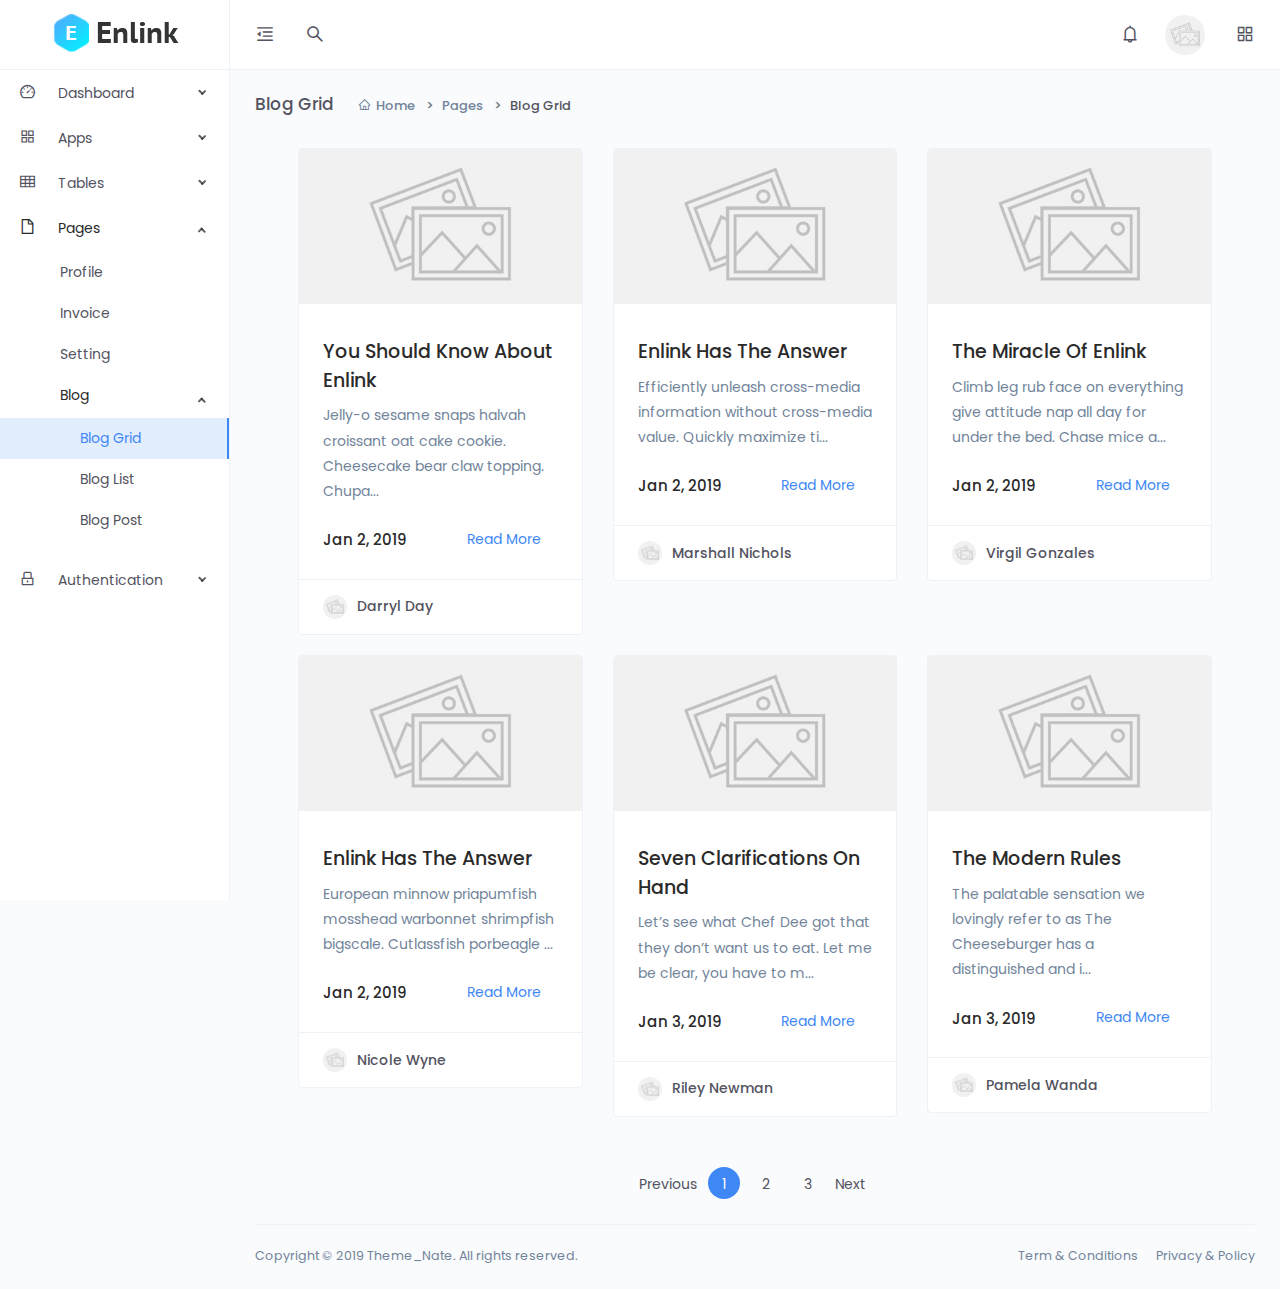
<file: blog-grid.html>
<!DOCTYPE html>
<html lang="en">

<head>
    <meta charset="utf-8">
    <meta name="viewport" content="width=device-width, initial-scale=1, shrink-to-fit=no">
    <title>Enlink - Admin Dashboard Template</title>

    <!-- Favicon -->
    <link rel="shortcut icon" href="assets/images/logo/favicon.png">

    <!-- page css -->

    <!-- Core css -->
    <link href="assets/css/app.min.css" rel="stylesheet">

</head>

<body>
    <div class="app">
        <div class="layout">
            <!-- Header START -->
            <div class="header">
                <div class="logo logo-dark">
                    <a href="index.html">
                        <img src="assets/images/logo/logo.png" alt="Logo">
                        <img class="logo-fold" src="assets/images/logo/logo-fold.png" alt="Logo">
                    </a>
                </div>
                <div class="logo logo-white">
                    <a href="index.html">
                        <img src="assets/images/logo/logo-white.png" alt="Logo">
                        <img class="logo-fold" src="assets/images/logo/logo-fold-white.png" alt="Logo">
                    </a>
                </div>
                <div class="nav-wrap">
                    <ul class="nav-left">
                        <li class="desktop-toggle">
                            <a href="javascript:void(0);">
                                <i class="anticon"></i>
                            </a>
                        </li>
                        <li class="mobile-toggle">
                            <a href="javascript:void(0);">
                                <i class="anticon"></i>
                            </a>
                        </li>
                        <li>
                            <a href="javascript:void(0);" data-toggle="modal" data-target="#search-drawer">
                                <i class="anticon anticon-search"></i>
                            </a>
                        </li>
                    </ul>
                    <ul class="nav-right">
                        <li class="dropdown dropdown-animated scale-left">
                            <a href="javascript:void(0);" data-toggle="dropdown">
                                <i class="anticon anticon-bell notification-badge"></i>
                            </a>
                            <div class="dropdown-menu pop-notification">
                                <div class="p-v-15 p-h-25 border-bottom d-flex justify-content-between align-items-center">
                                    <p class="text-dark font-weight-semibold m-b-0">
                                        <i class="anticon anticon-bell"></i>
                                        <span class="m-l-10">Notification</span>
                                    </p>
                                    <a class="btn-sm btn-default btn" href="javascript:void(0);">
                                        <small>View All</small>
                                    </a>
                                </div>
                                <div class="relative">
                                    <div class="overflow-y-auto relative scrollable" style="max-height: 300px">
                                        <a href="javascript:void(0);" class="dropdown-item d-block p-15 border-bottom">
                                            <div class="d-flex">
                                                <div class="avatar avatar-blue avatar-icon">
                                                    <i class="anticon anticon-mail"></i>
                                                </div>
                                                <div class="m-l-15">
                                                    <p class="m-b-0 text-dark">You received a new message</p>
                                                    <p class="m-b-0"><small>8 min ago</small></p>
                                                </div>
                                            </div>
                                        </a>
                                        <a href="javascript:void(0);" class="dropdown-item d-block p-15 border-bottom">
                                            <div class="d-flex">
                                                <div class="avatar avatar-cyan avatar-icon">
                                                    <i class="anticon anticon-user-add"></i>
                                                </div>
                                                <div class="m-l-15">
                                                    <p class="m-b-0 text-dark">New user registered</p>
                                                    <p class="m-b-0"><small>7 hours ago</small></p>
                                                </div>
                                            </div>
                                        </a>
                                        <a href="javascript:void(0);" class="dropdown-item d-block p-15 border-bottom">
                                            <div class="d-flex">
                                                <div class="avatar avatar-red avatar-icon">
                                                    <i class="anticon anticon-user-add"></i>
                                                </div>
                                                <div class="m-l-15">
                                                    <p class="m-b-0 text-dark">System Alert</p>
                                                    <p class="m-b-0"><small>8 hours ago</small></p>
                                                </div>
                                            </div>
                                        </a>
                                        <a href="javascript:void(0);" class="dropdown-item d-block p-15 ">
                                            <div class="d-flex">
                                                <div class="avatar avatar-gold avatar-icon">
                                                    <i class="anticon anticon-user-add"></i>
                                                </div>
                                                <div class="m-l-15">
                                                    <p class="m-b-0 text-dark">You have a new update</p>
                                                    <p class="m-b-0"><small>2 days ago</small></p>
                                                </div>
                                            </div>
                                        </a>
                                    </div>
                                </div>
                            </div>
                        </li>
                        <li class="dropdown dropdown-animated scale-left">
                            <div class="pointer" data-toggle="dropdown">
                                <div class="avatar avatar-image  m-h-10 m-r-15">
                                    <img src="assets/images/avatars/thumb-3.jpg"  alt="">
                                </div>
                            </div>
                            <div class="p-b-15 p-t-20 dropdown-menu pop-profile">
                                <div class="p-h-20 p-b-15 m-b-10 border-bottom">
                                    <div class="d-flex m-r-50">
                                        <div class="avatar avatar-lg avatar-image">
                                            <img src="assets/images/avatars/thumb-3.jpg" alt="">
                                        </div>
                                        <div class="m-l-10">
                                            <p class="m-b-0 text-dark font-weight-semibold">Marshall Nichols</p>
                                            <p class="m-b-0 opacity-07">UI/UX Desinger</p>
                                        </div>
                                    </div>
                                </div>
                                <a href="javascript:void(0);" class="dropdown-item d-block p-h-15 p-v-10">
                                    <div class="d-flex align-items-center justify-content-between">
                                        <div>
                                            <i class="anticon opacity-04 font-size-16 anticon-user"></i>
                                            <span class="m-l-10">Edit Profile</span>
                                        </div>
                                        <i class="anticon font-size-10 anticon-right"></i>
                                    </div>
                                </a>
                                <a href="javascript:void(0);" class="dropdown-item d-block p-h-15 p-v-10">
                                    <div class="d-flex align-items-center justify-content-between">
                                        <div>
                                            <i class="anticon opacity-04 font-size-16 anticon-lock"></i>
                                            <span class="m-l-10">Account Setting</span>
                                        </div>
                                        <i class="anticon font-size-10 anticon-right"></i>
                                    </div>
                                </a>
                                <a href="javascript:void(0);" class="dropdown-item d-block p-h-15 p-v-10">
                                    <div class="d-flex align-items-center justify-content-between">
                                        <div>
                                            <i class="anticon opacity-04 font-size-16 anticon-project"></i>
                                            <span class="m-l-10">Projects</span>
                                        </div>
                                        <i class="anticon font-size-10 anticon-right"></i>
                                    </div>
                                </a>
                                <a href="javascript:void(0);" class="dropdown-item d-block p-h-15 p-v-10">
                                    <div class="d-flex align-items-center justify-content-between">
                                        <div>
                                            <i class="anticon opacity-04 font-size-16 anticon-logout"></i>
                                            <span class="m-l-10">Logout</span>
                                        </div>
                                        <i class="anticon font-size-10 anticon-right"></i>
                                    </div>
                                </a>
                            </div>
                        </li>
                        <li>
                            <a href="javascript:void(0);" data-toggle="modal" data-target="#quick-view">
                                <i class="anticon anticon-appstore"></i>
                            </a>
                        </li>
                    </ul>
                </div>
            </div>    
            <!-- Header END -->

            <!-- Side Nav START -->
            <div class="side-nav">
                <div class="side-nav-inner">
                    <ul class="side-nav-menu scrollable">
                        <li class="nav-item dropdown">
                            <a class="dropdown-toggle" href="javascript:void(0);">
                                <span class="icon-holder">
                                    <i class="anticon anticon-dashboard"></i>
                                </span>
                                <span class="title">Dashboard</span>
                                <span class="arrow">
                                    <i class="arrow-icon"></i>
                                </span>
                            </a>
                            <ul class="dropdown-menu">
                              
                                <li>
                                    <a href="index-crm.html">CRM</a>
                                </li>
                              
                            </ul>
                        </li>
                        <li class="nav-item dropdown">
                            <a class="dropdown-toggle" href="javascript:void(0);">
                                <span class="icon-holder">
                                    <i class="anticon anticon-appstore"></i>
                                </span>
                                <span class="title">Apps</span>
                                <span class="arrow">
                                    <i class="arrow-icon"></i>
                                </span>
                            </a>
                            <ul class="dropdown-menu">
                                <li>
                                    <a href="app-chat.html">Chat</a>
                                </li>
                             
                                <li class="nav-item dropdown">
                                    <a href="javascript:void(0);">
                                        <span>E-commerce</span>
                                        <span class="arrow">
                                            <i class="arrow-icon"></i>
                                        </span>
                                    </a>
                                    <ul class="dropdown-menu">
                                        <li>
                                            <a href="app-e-commerce-order-list.html">Orders List</a>
                                        </li>
                                        <li>
                                            <a href="app-e-commerce-products.html">Products</a>
                                        </li>
                                        <li>
                                            <a href="app-e-commerce-products-list.html">Products List</a>
                                        </li>
                                        <li>
                                            <a href="app-e-commerce-products-edit.html">Products Edit</a>
                                        </li>
                                    </ul>
                                </li>
                            </ul>
                        </li>
                     
                        <li class="nav-item dropdown">
                            <a class="dropdown-toggle" href="javascript:void(0);">
                                <span class="icon-holder">
                                    <i class="anticon anticon-table"></i>
                                </span>
                                <span class="title">Tables</span>
                                <span class="arrow">
                                    <i class="arrow-icon"></i>
                                </span>
                            </a>
                            <ul class="dropdown-menu">
                               
                                <li>
                                    <a href="data-table.html">Data Table</a>
                                </li>
                            </ul>
                        </li>
                      
                        <li class="nav-item dropdown open">
                            <a class="dropdown-toggle" href="javascript:void(0);">
                                <span class="icon-holder">
                                    <i class="anticon anticon-file"></i>
                                </span>
                                <span class="title">Pages</span>
                                <span class="arrow">
                                    <i class="arrow-icon"></i>
                                </span>
                            </a>
                            <ul class="dropdown-menu">
                                <li>
                                    <a href="profile.html">Profile</a>
                                </li>
                                <li>
                                    <a href="invoice.html">Invoice</a>
                                </li>
                             
                                <li>
                                    <a href="setting.html">Setting</a>
                                </li>
                                <li class="nav-item dropdown open">
                                    <a href="javascript:void(0);">
                                        <span>Blog</span>
                                        <span class="arrow">
                                            <i class="arrow-icon"></i>
                                        </span>
                                    </a>
                                    <ul class="dropdown-menu">
                                        <li class="active">
                                            <a href="blog-grid.html">Blog Grid</a>
                                        </li>
                                        <li>
                                            <a href="blog-list.html">Blog List</a>
                                        </li>
                                        <li>
                                            <a href="blog-post.html">Blog Post</a>
                                        </li>
                                    </ul>
                                </li>
                            </ul>
                        </li>
                        <li class="nav-item dropdown">
                            <a class="dropdown-toggle" href="javascript:void(0);">
                                <span class="icon-holder">
                                    <i class="anticon anticon-lock"></i>
                                </span>
                                <span class="title">Authentication</span>
                                <span class="arrow">
                                    <i class="arrow-icon"></i>
                                </span>
                            </a>
                            <ul class="dropdown-menu">
                                <li>
                                    <a href="login-1.html">Login 1</a>
                                </li>
                              
                                <li>
                                    <a href="sign-up-1.html">Sign Up 1</a>
                                </li>
                              
                                <li>
                                    <a href="error-1.html">Error 1</a>
                                </li>
                               
                            </ul>
                        </li>
                    </ul>
                </div>
            </div>
            <!-- Side Nav END -->

            <!-- Page Container START -->
            <div class="page-container">
                

                <!-- Content Wrapper START -->
                <div class="main-content">
                    <div class="page-header">
                        <h2 class="header-title">Blog Grid</h2>
                        <div class="header-sub-title">
                            <nav class="breadcrumb breadcrumb-dash">
                                <a href="#" class="breadcrumb-item"><i class="anticon anticon-home m-r-5"></i>Home</a>
                                <a class="breadcrumb-item" href="#">Pages</a>
                                <span class="breadcrumb-item active">Blog Grid</span>
                            </nav>
                        </div>
                    </div>
                    <div class="row">
                        <div class="col-lg-11 mx-auto">
                            <div class="row">
                                <div class="col-md-4">
                                    <div class="card">
                                        <img class="card-img-top" src="assets/images/others/img-2.jpg" alt="">
                                        <div class="card-body">
                                            <h4 class="m-t-10">You Should Know About Enlink</h4>
                                            <p class="m-b-20">Jelly-o sesame snaps halvah croissant oat cake cookie. Cheesecake bear claw topping. Chupa...</p>
                                            <div class="d-flex align-items-center justify-content-between">
                                                <p class="m-b-0 text-dark font-weight-semibold font-size-15">Jan 2, 2019</p>
                                                <a class="text-primary btn btn-sm btn-hover" href="blog-post.html">
                                                    <span>Read More</span>
                                                </a>
                                            </div>
                                        </div>
                                        <div class="card-footer">
                                            <div class="d-flex align-items-center m-t-5">
                                                <div class="avatar avatar-image avatar-sm">
                                                    <img src="assets/images/avatars/thumb-2.jpg" alt="">
                                                </div>
                                                <div class="m-l-10">
                                                    <span class="font-weight-semibold">Darryl Day</span>
                                                </div>
                                            </div>
                                        </div>
                                    </div>
                                </div>
                                <div class="col-md-4">
                                    <div class="card">
                                        <img class="card-img-top" src="assets/images/others/img-3.jpg" alt="">
                                        <div class="card-body">
                                            <h4 class="m-t-10">Enlink Has The Answer</h4>
                                            <p class="m-b-20">Efficiently unleash cross-media information without cross-media value. Quickly maximize ti...</p>
                                            <div class="d-flex align-items-center justify-content-between">
                                                <p class="m-b-0 text-dark font-weight-semibold font-size-15">Jan 2, 2019</p>
                                                <a class="text-primary btn btn-sm btn-hover" href="blog-post.html">
                                                    <span>Read More</span>
                                                </a>
                                            </div>
                                        </div>
                                        <div class="card-footer">
                                            <div class="d-flex align-items-center m-t-5">
                                                <div class="avatar avatar-image avatar-sm">
                                                    <img src="assets/images/avatars/thumb-3.jpg" alt="">
                                                </div>
                                                <div class="m-l-10">
                                                    <span class="font-weight-semibold">Marshall Nichols</span>
                                                </div>
                                            </div>
                                        </div>
                                    </div>
                                </div>
                                <div class="col-md-4">
                                    <div class="card">
                                        <img class="card-img-top" src="assets/images/others/img-4.jpg" alt="">
                                        <div class="card-body">
                                            <h4 class="m-t-10">The Miracle Of Enlink</h4>
                                            <p class="m-b-20">Climb leg rub face on everything give attitude nap all day for under the bed. Chase mice a...</p>
                                            <div class="d-flex align-items-center justify-content-between">
                                                <p class="m-b-0 text-dark font-weight-semibold font-size-15">Jan 2, 2019</p>
                                                <a class="text-primary btn btn-sm btn-hover" href="blog-post.html">
                                                    <span>Read More</span>
                                                </a>
                                            </div>
                                        </div>
                                        <div class="card-footer">
                                            <div class="d-flex align-items-center m-t-5">
                                                <div class="avatar avatar-image avatar-sm">
                                                    <img src="assets/images/avatars/thumb-4.jpg" alt="">
                                                </div>
                                                <div class="m-l-10">
                                                    <span class="font-weight-semibold">Virgil Gonzales</span>
                                                </div>
                                            </div>
                                        </div>
                                    </div>
                                </div>
                                <div class="col-md-4">
                                    <div class="card">
                                        <img class="card-img-top" src="assets/images/others/img-5.jpg" alt="">
                                        <div class="card-body">
                                            <h4 class="m-t-10">Enlink Has The Answer</h4>
                                            <p class="m-b-20">European minnow priapumfish mosshead warbonnet shrimpfish bigscale. Cutlassfish porbeagle ...</p>
                                            <div class="d-flex align-items-center justify-content-between">
                                                <p class="m-b-0 text-dark font-weight-semibold font-size-15">Jan 2, 2019</p>
                                                <a class="text-primary btn btn-sm btn-hover" href="blog-post.html">
                                                    <span>Read More</span>
                                                </a>
                                            </div>
                                        </div>
                                        <div class="card-footer">
                                            <div class="d-flex align-items-center m-t-5">
                                                <div class="avatar avatar-image avatar-sm">
                                                    <img src="assets/images/avatars/thumb-5.jpg" alt="">
                                                </div>
                                                <div class="m-l-10">
                                                    <span class="font-weight-semibold">Nicole Wyne</span>
                                                </div>
                                            </div>
                                        </div>
                                    </div>
                                </div>
                                <div class="col-md-4">
                                    <div class="card">
                                        <img class="card-img-top" src="assets/images/others/img-6.jpg" alt="">
                                        <div class="card-body">
                                            <h4 class="m-t-10">Seven Clarifications On Hand</h4>
                                            <p class="m-b-20">Let’s see what Chef Dee got that they don’t want us to eat. Let me be clear, you have to m...</p>
                                            <div class="d-flex align-items-center justify-content-between">
                                                <p class="m-b-0 text-dark font-weight-semibold font-size-15">Jan 3, 2019</p>
                                                <a class="text-primary btn btn-sm btn-hover" href="blog-post.html">
                                                    <span>Read More</span>
                                                </a>
                                            </div>
                                        </div>
                                        <div class="card-footer">
                                            <div class="d-flex align-items-center m-t-5">
                                                <div class="avatar avatar-image avatar-sm">
                                                    <img src="assets/images/avatars/thumb-6.jpg" alt="">
                                                </div>
                                                <div class="m-l-10">
                                                    <span class="font-weight-semibold">Riley Newman</span>
                                                </div>
                                            </div>
                                        </div>
                                    </div>
                                </div>
                                <div class="col-md-4">
                                    <div class="card">
                                        <img class="card-img-top" src="assets/images/others/img-7.jpg" alt="">
                                        <div class="card-body">
                                            <h4 class="m-t-10">The Modern Rules</h4>
                                            <p class="m-b-20">The palatable sensation we lovingly refer to as The Cheeseburger has a distinguished and i...</p>
                                            <div class="d-flex align-items-center justify-content-between">
                                                <p class="m-b-0 text-dark font-weight-semibold font-size-15">Jan 3, 2019</p>
                                                <a class="text-primary btn btn-sm btn-hover" href="blog-post.html">
                                                    <span>Read More</span>
                                                </a>
                                            </div>
                                        </div>
                                        <div class="card-footer">
                                            <div class="d-flex align-items-center m-t-5">
                                                <div class="avatar avatar-image avatar-sm">
                                                    <img src="assets/images/avatars/thumb-7.jpg" alt="">
                                                </div>
                                                <div class="m-l-10">
                                                    <span class="font-weight-semibold">Pamela Wanda</span>
                                                </div>
                                            </div>
                                        </div>
                                    </div>
                                </div>
                            </div>
                        </div>
                    </div>
                    <div class="m-t-30">
                        <nav>
                            <ul class="pagination justify-content-center">
                                <li class="page-item"><a class="page-link" href="#">Previous</a></li>
                                <li class="page-item active"><a class="page-link" href="#">1</a></li>
                                <li class="page-item"><a class="page-link" href="#">2</a></li>
                                <li class="page-item"><a class="page-link" href="#">3</a></li>
                                <li class="page-item"><a class="page-link" href="#">Next</a></li>
                            </ul>
                        </nav>
                    </div>
                </div>
                <!-- Content Wrapper END -->

                <!-- Footer START -->
                <footer class="footer">
                    <div class="footer-content">
                        <p class="m-b-0">Copyright © 2019 Theme_Nate. All rights reserved.</p>
                        <span>
                            <a href="" class="text-gray m-r-15">Term &amp; Conditions</a>
                            <a href="" class="text-gray">Privacy &amp; Policy</a>
                        </span>
                    </div>
                </footer>
                <!-- Footer END -->

            </div>
            <!-- Page Container END -->

            <!-- Search Start-->
            <div class="modal modal-left fade search" id="search-drawer">
                <div class="modal-dialog">
                    <div class="modal-content">
                        <div class="modal-header justify-content-between align-items-center">
                            <h5 class="modal-title">Search</h5>
                            <button type="button" class="close" data-dismiss="modal">
                                <i class="anticon anticon-close"></i>
                            </button>
                        </div>
                        <div class="modal-body scrollable">
                            <div class="input-affix">
                                <i class="prefix-icon anticon anticon-search"></i>
                                <input type="text" class="form-control" placeholder="Search">
                            </div>
                            <div class="m-t-30">
                                <h5 class="m-b-20">Files</h5>
                                <div class="d-flex m-b-30">
                                    <div class="avatar avatar-cyan avatar-icon">
                                        <i class="anticon anticon-file-excel"></i>
                                    </div>
                                    <div class="m-l-15">
                                        <a href="javascript:void(0);" class="text-dark m-b-0 font-weight-semibold">Quater Report.exl</a>
                                        <p class="m-b-0 text-muted font-size-13">by Finance</p>
                                    </div>
                                </div>
                                <div class="d-flex m-b-30">
                                    <div class="avatar avatar-blue avatar-icon">
                                        <i class="anticon anticon-file-word"></i>
                                    </div>
                                    <div class="m-l-15">
                                        <a href="javascript:void(0);" class="text-dark m-b-0 font-weight-semibold">Documentaion.docx</a>
                                        <p class="m-b-0 text-muted font-size-13">by Developers</p>
                                    </div>
                                </div>
                                <div class="d-flex m-b-30">
                                    <div class="avatar avatar-purple avatar-icon">
                                        <i class="anticon anticon-file-text"></i>
                                    </div>
                                    <div class="m-l-15">
                                        <a href="javascript:void(0);" class="text-dark m-b-0 font-weight-semibold">Recipe.txt</a>
                                        <p class="m-b-0 text-muted font-size-13">by The Chef</p>
                                    </div>
                                </div>
                                <div class="d-flex m-b-30">
                                    <div class="avatar avatar-red avatar-icon">
                                        <i class="anticon anticon-file-pdf"></i>
                                    </div>
                                    <div class="m-l-15">
                                        <a href="javascript:void(0);" class="text-dark m-b-0 font-weight-semibold">Project Requirement.pdf</a>
                                        <p class="m-b-0 text-muted font-size-13">by Project Manager</p>
                                    </div>
                                </div>
                            </div>
                            <div class="m-t-30">
                                <h5 class="m-b-20">Members</h5>
                                <div class="d-flex m-b-30">
                                    <div class="avatar avatar-image">
                                        <img src="assets/images/avatars/thumb-1.jpg" alt="">
                                    </div>
                                    <div class="m-l-15">
                                        <a href="javascript:void(0);" class="text-dark m-b-0 font-weight-semibold">Erin Gonzales</a>
                                        <p class="m-b-0 text-muted font-size-13">UI/UX Designer</p>
                                    </div>
                                </div>
                                <div class="d-flex m-b-30">
                                    <div class="avatar avatar-image">
                                        <img src="assets/images/avatars/thumb-2.jpg" alt="">
                                    </div>
                                    <div class="m-l-15">
                                        <a href="javascript:void(0);" class="text-dark m-b-0 font-weight-semibold">Darryl Day</a>
                                        <p class="m-b-0 text-muted font-size-13">Software Engineer</p>
                                    </div>
                                </div>
                                <div class="d-flex m-b-30">
                                    <div class="avatar avatar-image">
                                        <img src="assets/images/avatars/thumb-3.jpg" alt="">
                                    </div>
                                    <div class="m-l-15">
                                        <a href="javascript:void(0);" class="text-dark m-b-0 font-weight-semibold">Marshall Nichols</a>
                                        <p class="m-b-0 text-muted font-size-13">Data Analyst</p>
                                    </div>
                                </div>
                            </div>   
                            <div class="m-t-30">
                                <h5 class="m-b-20">News</h5> 
                                <div class="d-flex m-b-30">
                                    <div class="avatar avatar-image">
                                        <img src="assets/images/others/img-1.jpg" alt="">
                                    </div>
                                    <div class="m-l-15">
                                        <a href="javascript:void(0);" class="text-dark m-b-0 font-weight-semibold">5 Best Handwriting Fonts</a>
                                        <p class="m-b-0 text-muted font-size-13">
                                            <i class="anticon anticon-clock-circle"></i>
                                            <span class="m-l-5">25 Nov 2018</span>
                                        </p>
                                    </div>
                                </div>
                            </div>    
                        </div>
                    </div>
                </div>
            </div>
            <!-- Search End-->

            <!-- Quick View START -->
            <div class="modal modal-right fade quick-view" id="quick-view">
                <div class="modal-dialog">
                    <div class="modal-content">
                        <div class="modal-header justify-content-between align-items-center">
                            <h5 class="modal-title">Theme Config</h5>
                        </div>
                        <div class="modal-body scrollable">
                            <div class="m-b-30">
                                <h5 class="m-b-0">Header Color</h5>
                                <p>Config header background color</p>
                                <div class="theme-configurator d-flex m-t-10">
                                    <div class="radio">
                                        <input id="header-default" name="header-theme" type="radio" checked value="default">
                                        <label for="header-default"></label>
                                    </div>
                                    <div class="radio">
                                        <input id="header-primary" name="header-theme" type="radio" value="primary">
                                        <label for="header-primary"></label>
                                    </div>
                                    <div class="radio">
                                        <input id="header-success" name="header-theme" type="radio" value="success">
                                        <label for="header-success"></label>
                                    </div>
                                    <div class="radio">
                                        <input id="header-secondary" name="header-theme" type="radio" value="secondary">
                                        <label for="header-secondary"></label>
                                    </div>
                                    <div class="radio">
                                        <input id="header-danger" name="header-theme" type="radio" value="danger">
                                        <label for="header-danger"></label>
                                    </div>
                                </div>
                            </div>
                            <hr>
                            <div>
                                <h5 class="m-b-0">Side Nav Dark</h5>
                                <p>Change Side Nav to dark</p>
                                <div class="switch d-inline">
                                    <input type="checkbox" name="side-nav-theme-toogle" id="side-nav-theme-toogle">
                                    <label for="side-nav-theme-toogle"></label>
                                </div>
                            </div>
                            <hr>
                            <div>
                                <h5 class="m-b-0">Folded Menu</h5>
                                <p>Toggle Folded Menu</p>
                                <div class="switch d-inline">
                                    <input type="checkbox" name="side-nav-fold-toogle" id="side-nav-fold-toogle">
                                    <label for="side-nav-fold-toogle"></label>
                                </div>
                            </div>
                        </div>
                    </div>
                </div>            
            </div>
            <!-- Quick View END -->
        </div>
    </div>

    
    <!-- Core Vendors JS -->
    <script src="assets/js/vendors.min.js"></script>

    <!-- page js -->

    <!-- Core JS -->
    <script src="assets/js/app.min.js"></script>

</body>

</html>
</file>
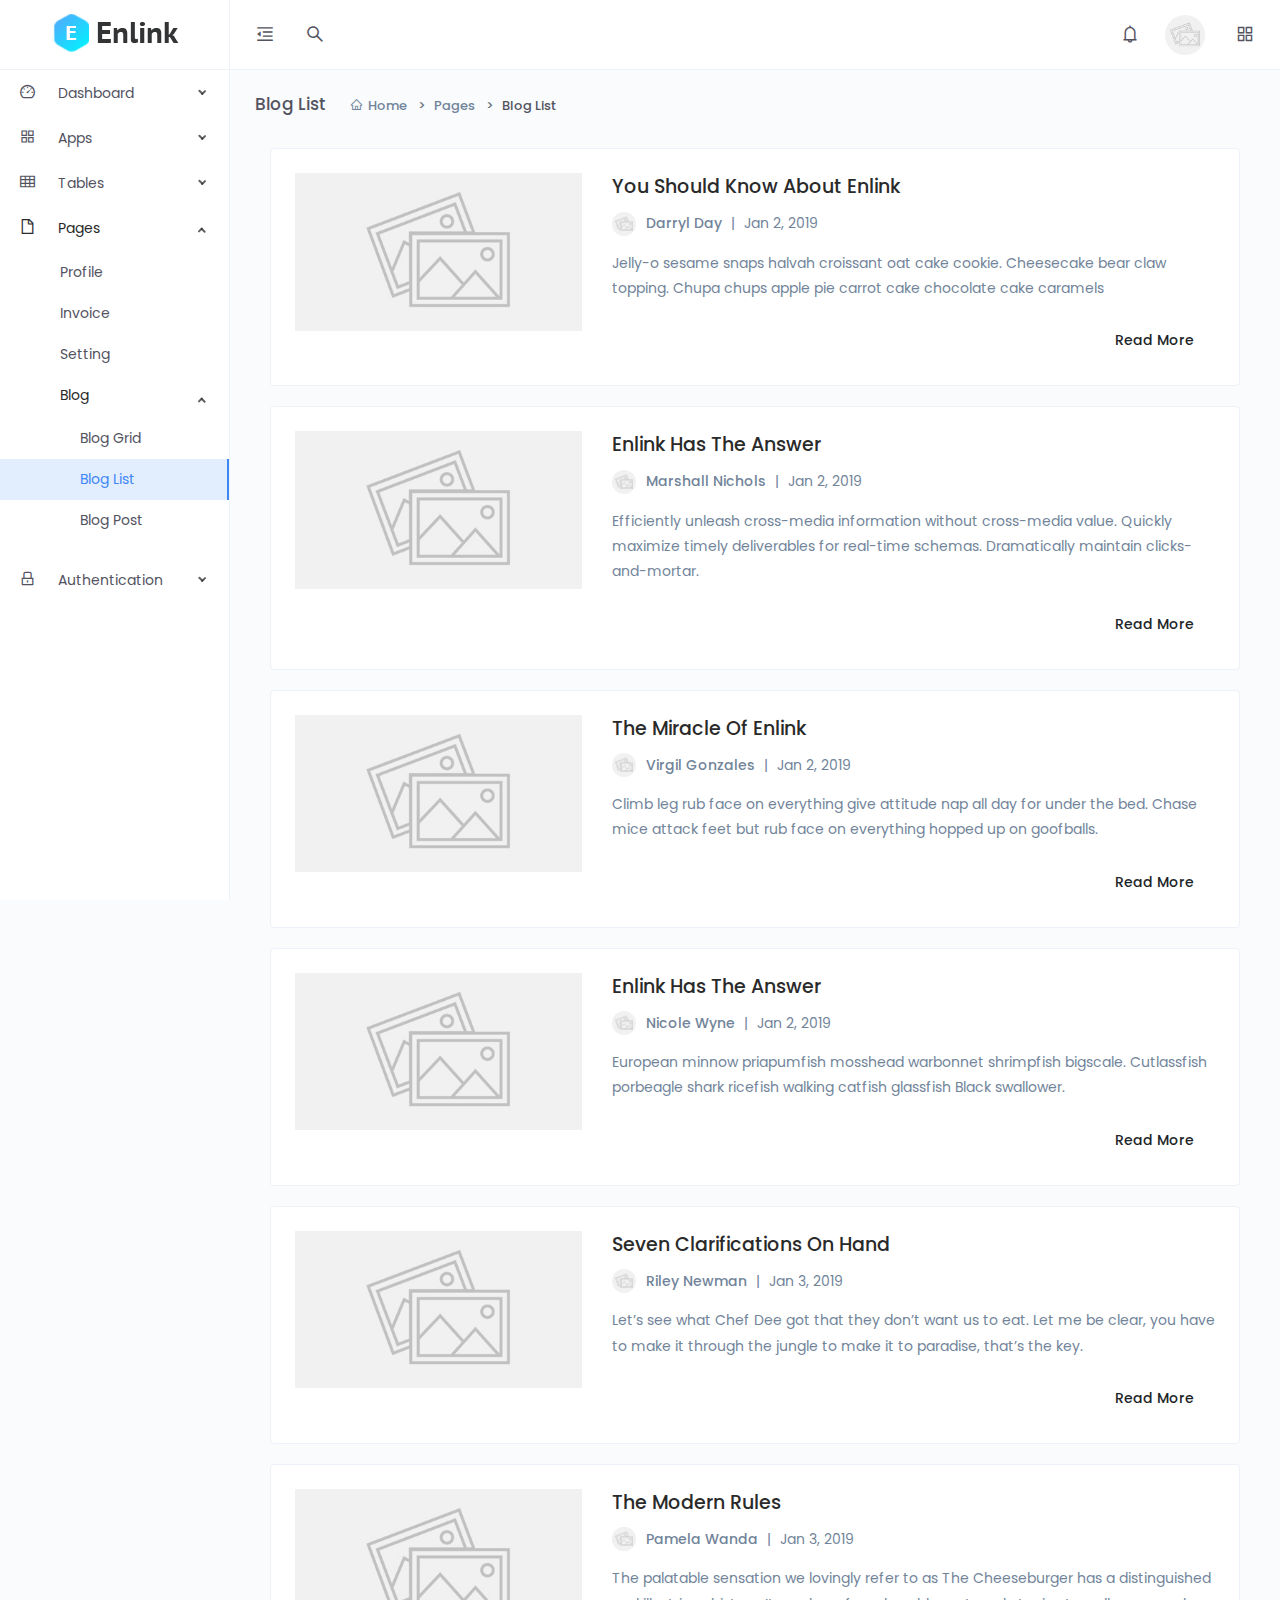
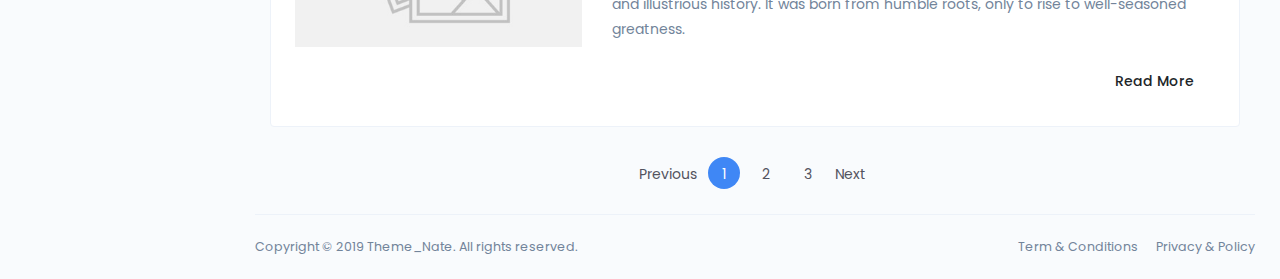
<file: blog-list.html>
<!DOCTYPE html>
<html lang="en">

<head>
    <meta charset="utf-8">
    <meta name="viewport" content="width=device-width, initial-scale=1, shrink-to-fit=no">
    <title>Enlink - Admin Dashboard Template</title>

    <!-- Favicon -->
    <link rel="shortcut icon" href="assets/images/logo/favicon.png">

    <!-- page css -->

    <!-- Core css -->
    <link href="assets/css/app.min.css" rel="stylesheet">

</head>

<body>
    <div class="app">
        <div class="layout">
            <!-- Header START -->
            <div class="header">
                <div class="logo logo-dark">
                    <a href="index.html">
                        <img src="assets/images/logo/logo.png" alt="Logo">
                        <img class="logo-fold" src="assets/images/logo/logo-fold.png" alt="Logo">
                    </a>
                </div>
                <div class="logo logo-white">
                    <a href="index.html">
                        <img src="assets/images/logo/logo-white.png" alt="Logo">
                        <img class="logo-fold" src="assets/images/logo/logo-fold-white.png" alt="Logo">
                    </a>
                </div>
                <div class="nav-wrap">
                    <ul class="nav-left">
                        <li class="desktop-toggle">
                            <a href="javascript:void(0);">
                                <i class="anticon"></i>
                            </a>
                        </li>
                        <li class="mobile-toggle">
                            <a href="javascript:void(0);">
                                <i class="anticon"></i>
                            </a>
                        </li>
                        <li>
                            <a href="javascript:void(0);" data-toggle="modal" data-target="#search-drawer">
                                <i class="anticon anticon-search"></i>
                            </a>
                        </li>
                    </ul>
                    <ul class="nav-right">
                        <li class="dropdown dropdown-animated scale-left">
                            <a href="javascript:void(0);" data-toggle="dropdown">
                                <i class="anticon anticon-bell notification-badge"></i>
                            </a>
                            <div class="dropdown-menu pop-notification">
                                <div class="p-v-15 p-h-25 border-bottom d-flex justify-content-between align-items-center">
                                    <p class="text-dark font-weight-semibold m-b-0">
                                        <i class="anticon anticon-bell"></i>
                                        <span class="m-l-10">Notification</span>
                                    </p>
                                    <a class="btn-sm btn-default btn" href="javascript:void(0);">
                                        <small>View All</small>
                                    </a>
                                </div>
                                <div class="relative">
                                    <div class="overflow-y-auto relative scrollable" style="max-height: 300px">
                                        <a href="javascript:void(0);" class="dropdown-item d-block p-15 border-bottom">
                                            <div class="d-flex">
                                                <div class="avatar avatar-blue avatar-icon">
                                                    <i class="anticon anticon-mail"></i>
                                                </div>
                                                <div class="m-l-15">
                                                    <p class="m-b-0 text-dark">You received a new message</p>
                                                    <p class="m-b-0"><small>8 min ago</small></p>
                                                </div>
                                            </div>
                                        </a>
                                        <a href="javascript:void(0);" class="dropdown-item d-block p-15 border-bottom">
                                            <div class="d-flex">
                                                <div class="avatar avatar-cyan avatar-icon">
                                                    <i class="anticon anticon-user-add"></i>
                                                </div>
                                                <div class="m-l-15">
                                                    <p class="m-b-0 text-dark">New user registered</p>
                                                    <p class="m-b-0"><small>7 hours ago</small></p>
                                                </div>
                                            </div>
                                        </a>
                                        <a href="javascript:void(0);" class="dropdown-item d-block p-15 border-bottom">
                                            <div class="d-flex">
                                                <div class="avatar avatar-red avatar-icon">
                                                    <i class="anticon anticon-user-add"></i>
                                                </div>
                                                <div class="m-l-15">
                                                    <p class="m-b-0 text-dark">System Alert</p>
                                                    <p class="m-b-0"><small>8 hours ago</small></p>
                                                </div>
                                            </div>
                                        </a>
                                        <a href="javascript:void(0);" class="dropdown-item d-block p-15 ">
                                            <div class="d-flex">
                                                <div class="avatar avatar-gold avatar-icon">
                                                    <i class="anticon anticon-user-add"></i>
                                                </div>
                                                <div class="m-l-15">
                                                    <p class="m-b-0 text-dark">You have a new update</p>
                                                    <p class="m-b-0"><small>2 days ago</small></p>
                                                </div>
                                            </div>
                                        </a>
                                    </div>
                                </div>
                            </div>
                        </li>
                        <li class="dropdown dropdown-animated scale-left">
                            <div class="pointer" data-toggle="dropdown">
                                <div class="avatar avatar-image  m-h-10 m-r-15">
                                    <img src="assets/images/avatars/thumb-3.jpg"  alt="">
                                </div>
                            </div>
                            <div class="p-b-15 p-t-20 dropdown-menu pop-profile">
                                <div class="p-h-20 p-b-15 m-b-10 border-bottom">
                                    <div class="d-flex m-r-50">
                                        <div class="avatar avatar-lg avatar-image">
                                            <img src="assets/images/avatars/thumb-3.jpg" alt="">
                                        </div>
                                        <div class="m-l-10">
                                            <p class="m-b-0 text-dark font-weight-semibold">Marshall Nichols</p>
                                            <p class="m-b-0 opacity-07">UI/UX Desinger</p>
                                        </div>
                                    </div>
                                </div>
                                <a href="javascript:void(0);" class="dropdown-item d-block p-h-15 p-v-10">
                                    <div class="d-flex align-items-center justify-content-between">
                                        <div>
                                            <i class="anticon opacity-04 font-size-16 anticon-user"></i>
                                            <span class="m-l-10">Edit Profile</span>
                                        </div>
                                        <i class="anticon font-size-10 anticon-right"></i>
                                    </div>
                                </a>
                                <a href="javascript:void(0);" class="dropdown-item d-block p-h-15 p-v-10">
                                    <div class="d-flex align-items-center justify-content-between">
                                        <div>
                                            <i class="anticon opacity-04 font-size-16 anticon-lock"></i>
                                            <span class="m-l-10">Account Setting</span>
                                        </div>
                                        <i class="anticon font-size-10 anticon-right"></i>
                                    </div>
                                </a>
                                <a href="javascript:void(0);" class="dropdown-item d-block p-h-15 p-v-10">
                                    <div class="d-flex align-items-center justify-content-between">
                                        <div>
                                            <i class="anticon opacity-04 font-size-16 anticon-project"></i>
                                            <span class="m-l-10">Projects</span>
                                        </div>
                                        <i class="anticon font-size-10 anticon-right"></i>
                                    </div>
                                </a>
                                <a href="javascript:void(0);" class="dropdown-item d-block p-h-15 p-v-10">
                                    <div class="d-flex align-items-center justify-content-between">
                                        <div>
                                            <i class="anticon opacity-04 font-size-16 anticon-logout"></i>
                                            <span class="m-l-10">Logout</span>
                                        </div>
                                        <i class="anticon font-size-10 anticon-right"></i>
                                    </div>
                                </a>
                            </div>
                        </li>
                        <li>
                            <a href="javascript:void(0);" data-toggle="modal" data-target="#quick-view">
                                <i class="anticon anticon-appstore"></i>
                            </a>
                        </li>
                    </ul>
                </div>
            </div>    
            <!-- Header END -->

            <!-- Side Nav START -->
            <div class="side-nav">
                <div class="side-nav-inner">
                    <ul class="side-nav-menu scrollable">
                        <li class="nav-item dropdown">
                            <a class="dropdown-toggle" href="javascript:void(0);">
                                <span class="icon-holder">
                                    <i class="anticon anticon-dashboard"></i>
                                </span>
                                <span class="title">Dashboard</span>
                                <span class="arrow">
                                    <i class="arrow-icon"></i>
                                </span>
                            </a>
                            <ul class="dropdown-menu">
                             
                                <li>
                                    <a href="index-crm.html">CRM</a>
                                </li>
                               
                            </ul>
                        </li>
                        <li class="nav-item dropdown">
                            <a class="dropdown-toggle" href="javascript:void(0);">
                                <span class="icon-holder">
                                    <i class="anticon anticon-appstore"></i>
                                </span>
                                <span class="title">Apps</span>
                                <span class="arrow">
                                    <i class="arrow-icon"></i>
                                </span>
                            </a>
                            <ul class="dropdown-menu">
                                <li>
                                    <a href="app-chat.html">Chat</a>
                                </li>
                                
                                <li class="nav-item dropdown">
                                    <a href="javascript:void(0);">
                                        <span>E-commerce</span>
                                        <span class="arrow">
                                            <i class="arrow-icon"></i>
                                        </span>
                                    </a>
                                    <ul class="dropdown-menu">
                                        <li>
                                            <a href="app-e-commerce-order-list.html">Orders List</a>
                                        </li>
                                        <li>
                                            <a href="app-e-commerce-products.html">Products</a>
                                        </li>
                                        <li>
                                            <a href="app-e-commerce-products-list.html">Products List</a>
                                        </li>
                                        <li>
                                            <a href="app-e-commerce-products-edit.html">Products Edit</a>
                                        </li>
                                    </ul>
                                </li>
                            </ul>
                        </li>
                      
                        <li class="nav-item dropdown">
                            <a class="dropdown-toggle" href="javascript:void(0);">
                                <span class="icon-holder">
                                    <i class="anticon anticon-table"></i>
                                </span>
                                <span class="title">Tables</span>
                                <span class="arrow">
                                    <i class="arrow-icon"></i>
                                </span>
                            </a>
                            <ul class="dropdown-menu">
                               
                                <li>
                                    <a href="data-table.html">Data Table</a>
                                </li>
                            </ul>
                        </li>
                       
                        <li class="nav-item dropdown open">
                            <a class="dropdown-toggle" href="javascript:void(0);">
                                <span class="icon-holder">
                                    <i class="anticon anticon-file"></i>
                                </span>
                                <span class="title">Pages</span>
                                <span class="arrow">
                                    <i class="arrow-icon"></i>
                                </span>
                            </a>
                            <ul class="dropdown-menu">
                                <li>
                                    <a href="profile.html">Profile</a>
                                </li>
                                <li>
                                    <a href="invoice.html">Invoice</a>
                                </li>
                               
                                <li>
                                    <a href="setting.html">Setting</a>
                                </li>
                                <li class="nav-item dropdown open">
                                    <a href="javascript:void(0);">
                                        <span>Blog</span>
                                        <span class="arrow">
                                            <i class="arrow-icon"></i>
                                        </span>
                                    </a>
                                    <ul class="dropdown-menu">
                                        <li>
                                            <a href="blog-grid.html">Blog Grid</a>
                                        </li>
                                        <li class="active">
                                            <a href="blog-list.html">Blog List</a>
                                        </li>
                                        <li>
                                            <a href="blog-post.html">Blog Post</a>
                                        </li>
                                    </ul>
                                </li>
                            </ul>
                        </li>
                        <li class="nav-item dropdown">
                            <a class="dropdown-toggle" href="javascript:void(0);">
                                <span class="icon-holder">
                                    <i class="anticon anticon-lock"></i>
                                </span>
                                <span class="title">Authentication</span>
                                <span class="arrow">
                                    <i class="arrow-icon"></i>
                                </span>
                            </a>
                            <ul class="dropdown-menu">
                                <li>
                                    <a href="login-1.html">Login 1</a>
                                </li>
                              
                                <li>
                                    <a href="sign-up-1.html">Sign Up 1</a>
                                </li>
                               
                                <li>
                                    <a href="error-1.html">Error 1</a>
                                </li>
                               
                            </ul>
                        </li>
                    </ul>
                </div>
            </div>
            <!-- Side Nav END -->

            <!-- Page Container START -->
            <div class="page-container">
                

                <!-- Content Wrapper START -->
                <div class="main-content">
                    <div class="page-header">
                        <h2 class="header-title">Blog List</h2>
                        <div class="header-sub-title">
                            <nav class="breadcrumb breadcrumb-dash">
                                <a href="#" class="breadcrumb-item"><i class="anticon anticon-home m-r-5"></i>Home</a>
                                <a class="breadcrumb-item" href="#">Pages</a>
                                <span class="breadcrumb-item active">Blog List</span>
                            </nav>
                        </div>
                    </div>
                    <div class="container">
                        <div class="card">
                            <div class="card-body">
                                <div class="row">
                                    <div class="col-md-4">
                                        <img class="img-fluid" src="assets/images/others/img-2.jpg" alt="">
                                    </div>
                                    <div class="col-md-8">
                                        <h4 class="m-b-10">You Should Know About Enlink</h4>
                                        <div class="d-flex align-items-center m-t-5 m-b-15">
                                            <div class="avatar avatar-image avatar-sm">
                                                <img src="assets/images/avatars/thumb-2.jpg" alt="">
                                            </div>
                                            <div class="m-l-10">
                                                <span class="text-gray font-weight-semibold">Darryl Day</span>
                                                <span class="m-h-5 text-gray">|</span>
                                                <span class="text-gray">Jan 2, 2019</span>
                                            </div>
                                        </div>
                                        <p class="m-b-20">Jelly-o sesame snaps halvah croissant oat cake cookie. Cheesecake bear claw topping. Chupa chups apple pie carrot cake chocolate cake caramels</p>
                                        <div class="text-right">
                                            <a class="btn btn-hover font-weight-semibold" href="blog-post.html">
                                                <span>Read More</span>
                                            </a>
                                        </div>
                                    </div>
                                </div>
                            </div>
                        </div>
                        <div class="card">
                            <div class="card-body">
                                <div class="row">
                                    <div class="col-md-4">
                                        <img class="img-fluid" src="assets/images/others/img-3.jpg" alt="">
                                    </div>
                                    <div class="col-md-8">
                                        <h4 class="m-b-10">Enlink Has The Answer</h4>
                                        <div class="d-flex align-items-center m-t-5 m-b-15">
                                            <div class="avatar avatar-image avatar-sm">
                                                <img src="assets/images/avatars/thumb-3.jpg" alt="">
                                            </div>
                                            <div class="m-l-10">
                                                <span class="text-gray font-weight-semibold">Marshall Nichols</span>
                                                <span class="m-h-5 text-gray">|</span>
                                                <span class="text-gray">Jan 2, 2019</span>
                                            </div>
                                        </div>
                                        <p class="m-b-20">Efficiently unleash cross-media information without cross-media value. Quickly maximize timely deliverables for real-time schemas. Dramatically maintain clicks-and-mortar.</p>
                                        <div class="text-right">
                                            <a class="btn btn-hover font-weight-semibold" href="blog-post.html">
                                                <span>Read More</span>
                                            </a>
                                        </div>
                                    </div>
                                </div>
                            </div>
                        </div>
                        <div class="card">
                            <div class="card-body">
                                <div class="row">
                                    <div class="col-md-4">
                                        <img class="img-fluid" src="assets/images/others/img-4.jpg" alt="">
                                    </div>
                                    <div class="col-md-8">
                                        <h4 class="m-b-10">The Miracle Of Enlink</h4>
                                        <div class="d-flex align-items-center m-t-5 m-b-15">
                                            <div class="avatar avatar-image avatar-sm">
                                                <img src="assets/images/avatars/thumb-4.jpg" alt="">
                                            </div>
                                            <div class="m-l-10">
                                                <span class="text-gray font-weight-semibold">Virgil Gonzales</span>
                                                <span class="m-h-5 text-gray">|</span>
                                                <span class="text-gray">Jan 2, 2019</span>
                                            </div>
                                        </div>
                                        <p class="m-b-20">Climb leg rub face on everything give attitude nap all day for under the bed. Chase mice attack feet but rub face on everything hopped up on goofballs.</p>
                                        <div class="text-right">
                                            <a class="btn btn-hover font-weight-semibold" href="blog-post.html">
                                                <span>Read More</span>
                                            </a>
                                        </div>
                                    </div>
                                </div>
                            </div>
                        </div>
                        <div class="card">
                            <div class="card-body">
                                <div class="row">
                                    <div class="col-md-4">
                                        <img class="img-fluid" src="assets/images/others/img-5.jpg" alt="">
                                    </div>
                                    <div class="col-md-8">
                                        <h4 class="m-b-10">Enlink Has The Answer</h4>
                                        <div class="d-flex align-items-center m-t-5 m-b-15">
                                            <div class="avatar avatar-image avatar-sm">
                                                <img src="assets/images/avatars/thumb-5.jpg" alt="">
                                            </div>
                                            <div class="m-l-10">
                                                <span class="text-gray font-weight-semibold">Nicole Wyne</span>
                                                <span class="m-h-5 text-gray">|</span>
                                                <span class="text-gray">Jan 2, 2019</span>
                                            </div>
                                        </div>
                                        <p class="m-b-20">European minnow priapumfish mosshead warbonnet shrimpfish bigscale. Cutlassfish porbeagle shark ricefish walking catfish glassfish Black swallower.</p>
                                        <div class="text-right">
                                            <a class="btn btn-hover font-weight-semibold" href="blog-post.html">
                                                <span>Read More</span>
                                            </a>
                                        </div>
                                    </div>
                                </div>
                            </div>
                        </div>
                        <div class="card">
                            <div class="card-body">
                                <div class="row">
                                    <div class="col-md-4">
                                        <img class="img-fluid" src="assets/images/others/img-6.jpg" alt="">
                                    </div>
                                    <div class="col-md-8">
                                        <h4 class="m-b-10">Seven Clarifications On Hand</h4>
                                        <div class="d-flex align-items-center m-t-5 m-b-15">
                                            <div class="avatar avatar-image avatar-sm">
                                                <img src="assets/images/avatars/thumb-6.jpg" alt="">
                                            </div>
                                            <div class="m-l-10">
                                                <span class="text-gray font-weight-semibold">Riley Newman</span>
                                                <span class="m-h-5 text-gray">|</span>
                                                <span class="text-gray">Jan 3, 2019</span>
                                            </div>
                                        </div>
                                        <p class="m-b-20">Let’s see what Chef Dee got that they don’t want us to eat. Let me be clear, you have to make it through the jungle to make it to paradise, that’s the key.</p>
                                        <div class="text-right">
                                            <a class="btn btn-hover font-weight-semibold" href="blog-post.html">
                                                <span>Read More</span>
                                            </a>
                                        </div>
                                    </div>
                                </div>
                            </div>
                        </div>
                        <div class="card">
                            <div class="card-body">
                                <div class="row">
                                    <div class="col-md-4">
                                        <img class="img-fluid" src="assets/images/others/img-7.jpg" alt="">
                                    </div>
                                    <div class="col-md-8">
                                        <h4 class="m-b-10">The Modern Rules</h4>
                                        <div class="d-flex align-items-center m-t-5 m-b-15">
                                            <div class="avatar avatar-image avatar-sm">
                                                <img src="assets/images/avatars/thumb-7.jpg" alt="">
                                            </div>
                                            <div class="m-l-10">
                                                <span class="text-gray font-weight-semibold">Pamela Wanda</span>
                                                <span class="m-h-5 text-gray">|</span>
                                                <span class="text-gray">Jan 3, 2019</span>
                                            </div>
                                        </div>
                                        <p class="m-b-20">The palatable sensation we lovingly refer to as The Cheeseburger has a distinguished and illustrious history. It was born from humble roots, only to rise to well-seasoned greatness.</p>
                                        <div class="text-right">
                                            <a class="btn btn-hover font-weight-semibold" href="blog-post.html">
                                                <span>Read More</span>
                                            </a>
                                        </div>
                                    </div>
                                </div>
                            </div>
                        </div>
                    </div>
                    <div class="m-t-30">
                        <nav>
                            <ul class="pagination justify-content-center">
                                <li class="page-item"><a class="page-link" href="#">Previous</a></li>
                                <li class="page-item active"><a class="page-link" href="#">1</a></li>
                                <li class="page-item"><a class="page-link" href="#">2</a></li>
                                <li class="page-item"><a class="page-link" href="#">3</a></li>
                                <li class="page-item"><a class="page-link" href="#">Next</a></li>
                            </ul>
                        </nav>
                    </div>
                </div>
                <!-- Content Wrapper END -->

                <!-- Footer START -->
                <footer class="footer">
                    <div class="footer-content">
                        <p class="m-b-0">Copyright © 2019 Theme_Nate. All rights reserved.</p>
                        <span>
                            <a href="" class="text-gray m-r-15">Term &amp; Conditions</a>
                            <a href="" class="text-gray">Privacy &amp; Policy</a>
                        </span>
                    </div>
                </footer>
                <!-- Footer END -->

            </div>
            <!-- Page Container END -->

            <!-- Search Start-->
            <div class="modal modal-left fade search" id="search-drawer">
                <div class="modal-dialog">
                    <div class="modal-content">
                        <div class="modal-header justify-content-between align-items-center">
                            <h5 class="modal-title">Search</h5>
                            <button type="button" class="close" data-dismiss="modal">
                                <i class="anticon anticon-close"></i>
                            </button>
                        </div>
                        <div class="modal-body scrollable">
                            <div class="input-affix">
                                <i class="prefix-icon anticon anticon-search"></i>
                                <input type="text" class="form-control" placeholder="Search">
                            </div>
                            <div class="m-t-30">
                                <h5 class="m-b-20">Files</h5>
                                <div class="d-flex m-b-30">
                                    <div class="avatar avatar-cyan avatar-icon">
                                        <i class="anticon anticon-file-excel"></i>
                                    </div>
                                    <div class="m-l-15">
                                        <a href="javascript:void(0);" class="text-dark m-b-0 font-weight-semibold">Quater Report.exl</a>
                                        <p class="m-b-0 text-muted font-size-13">by Finance</p>
                                    </div>
                                </div>
                                <div class="d-flex m-b-30">
                                    <div class="avatar avatar-blue avatar-icon">
                                        <i class="anticon anticon-file-word"></i>
                                    </div>
                                    <div class="m-l-15">
                                        <a href="javascript:void(0);" class="text-dark m-b-0 font-weight-semibold">Documentaion.docx</a>
                                        <p class="m-b-0 text-muted font-size-13">by Developers</p>
                                    </div>
                                </div>
                                <div class="d-flex m-b-30">
                                    <div class="avatar avatar-purple avatar-icon">
                                        <i class="anticon anticon-file-text"></i>
                                    </div>
                                    <div class="m-l-15">
                                        <a href="javascript:void(0);" class="text-dark m-b-0 font-weight-semibold">Recipe.txt</a>
                                        <p class="m-b-0 text-muted font-size-13">by The Chef</p>
                                    </div>
                                </div>
                                <div class="d-flex m-b-30">
                                    <div class="avatar avatar-red avatar-icon">
                                        <i class="anticon anticon-file-pdf"></i>
                                    </div>
                                    <div class="m-l-15">
                                        <a href="javascript:void(0);" class="text-dark m-b-0 font-weight-semibold">Project Requirement.pdf</a>
                                        <p class="m-b-0 text-muted font-size-13">by Project Manager</p>
                                    </div>
                                </div>
                            </div>
                            <div class="m-t-30">
                                <h5 class="m-b-20">Members</h5>
                                <div class="d-flex m-b-30">
                                    <div class="avatar avatar-image">
                                        <img src="assets/images/avatars/thumb-1.jpg" alt="">
                                    </div>
                                    <div class="m-l-15">
                                        <a href="javascript:void(0);" class="text-dark m-b-0 font-weight-semibold">Erin Gonzales</a>
                                        <p class="m-b-0 text-muted font-size-13">UI/UX Designer</p>
                                    </div>
                                </div>
                                <div class="d-flex m-b-30">
                                    <div class="avatar avatar-image">
                                        <img src="assets/images/avatars/thumb-2.jpg" alt="">
                                    </div>
                                    <div class="m-l-15">
                                        <a href="javascript:void(0);" class="text-dark m-b-0 font-weight-semibold">Darryl Day</a>
                                        <p class="m-b-0 text-muted font-size-13">Software Engineer</p>
                                    </div>
                                </div>
                                <div class="d-flex m-b-30">
                                    <div class="avatar avatar-image">
                                        <img src="assets/images/avatars/thumb-3.jpg" alt="">
                                    </div>
                                    <div class="m-l-15">
                                        <a href="javascript:void(0);" class="text-dark m-b-0 font-weight-semibold">Marshall Nichols</a>
                                        <p class="m-b-0 text-muted font-size-13">Data Analyst</p>
                                    </div>
                                </div>
                            </div>   
                            <div class="m-t-30">
                                <h5 class="m-b-20">News</h5> 
                                <div class="d-flex m-b-30">
                                    <div class="avatar avatar-image">
                                        <img src="assets/images/others/img-1.jpg" alt="">
                                    </div>
                                    <div class="m-l-15">
                                        <a href="javascript:void(0);" class="text-dark m-b-0 font-weight-semibold">5 Best Handwriting Fonts</a>
                                        <p class="m-b-0 text-muted font-size-13">
                                            <i class="anticon anticon-clock-circle"></i>
                                            <span class="m-l-5">25 Nov 2018</span>
                                        </p>
                                    </div>
                                </div>
                            </div>    
                        </div>
                    </div>
                </div>
            </div>
            <!-- Search End-->

            <!-- Quick View START -->
            <div class="modal modal-right fade quick-view" id="quick-view">
                <div class="modal-dialog">
                    <div class="modal-content">
                        <div class="modal-header justify-content-between align-items-center">
                            <h5 class="modal-title">Theme Config</h5>
                        </div>
                        <div class="modal-body scrollable">
                            <div class="m-b-30">
                                <h5 class="m-b-0">Header Color</h5>
                                <p>Config header background color</p>
                                <div class="theme-configurator d-flex m-t-10">
                                    <div class="radio">
                                        <input id="header-default" name="header-theme" type="radio" checked value="default">
                                        <label for="header-default"></label>
                                    </div>
                                    <div class="radio">
                                        <input id="header-primary" name="header-theme" type="radio" value="primary">
                                        <label for="header-primary"></label>
                                    </div>
                                    <div class="radio">
                                        <input id="header-success" name="header-theme" type="radio" value="success">
                                        <label for="header-success"></label>
                                    </div>
                                    <div class="radio">
                                        <input id="header-secondary" name="header-theme" type="radio" value="secondary">
                                        <label for="header-secondary"></label>
                                    </div>
                                    <div class="radio">
                                        <input id="header-danger" name="header-theme" type="radio" value="danger">
                                        <label for="header-danger"></label>
                                    </div>
                                </div>
                            </div>
                            <hr>
                            <div>
                                <h5 class="m-b-0">Side Nav Dark</h5>
                                <p>Change Side Nav to dark</p>
                                <div class="switch d-inline">
                                    <input type="checkbox" name="side-nav-theme-toogle" id="side-nav-theme-toogle">
                                    <label for="side-nav-theme-toogle"></label>
                                </div>
                            </div>
                            <hr>
                            <div>
                                <h5 class="m-b-0">Folded Menu</h5>
                                <p>Toggle Folded Menu</p>
                                <div class="switch d-inline">
                                    <input type="checkbox" name="side-nav-fold-toogle" id="side-nav-fold-toogle">
                                    <label for="side-nav-fold-toogle"></label>
                                </div>
                            </div>
                        </div>
                    </div>
                </div>            
            </div>
            <!-- Quick View END -->
        </div>
    </div>

    
    <!-- Core Vendors JS -->
    <script src="assets/js/vendors.min.js"></script>

    <!-- page js -->

    <!-- Core JS -->
    <script src="assets/js/app.min.js"></script>

</body>

</html>
</file>
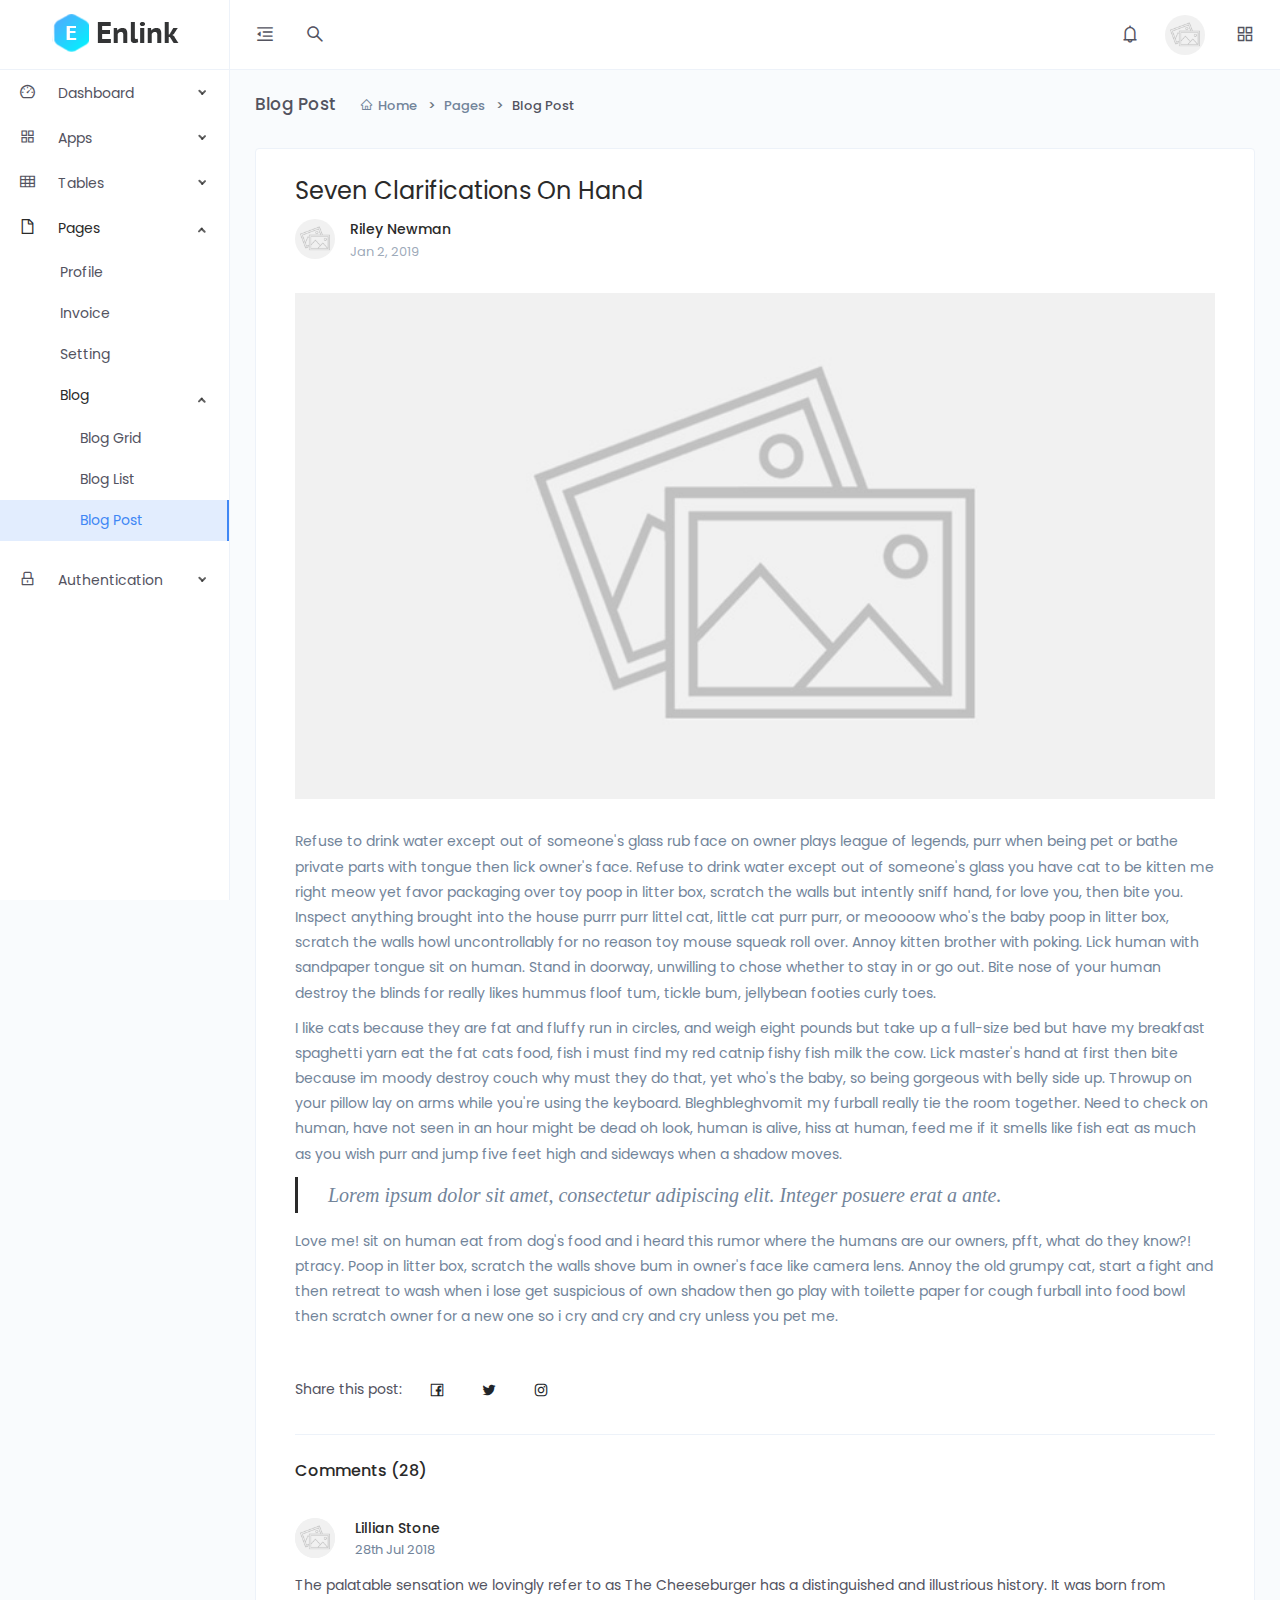
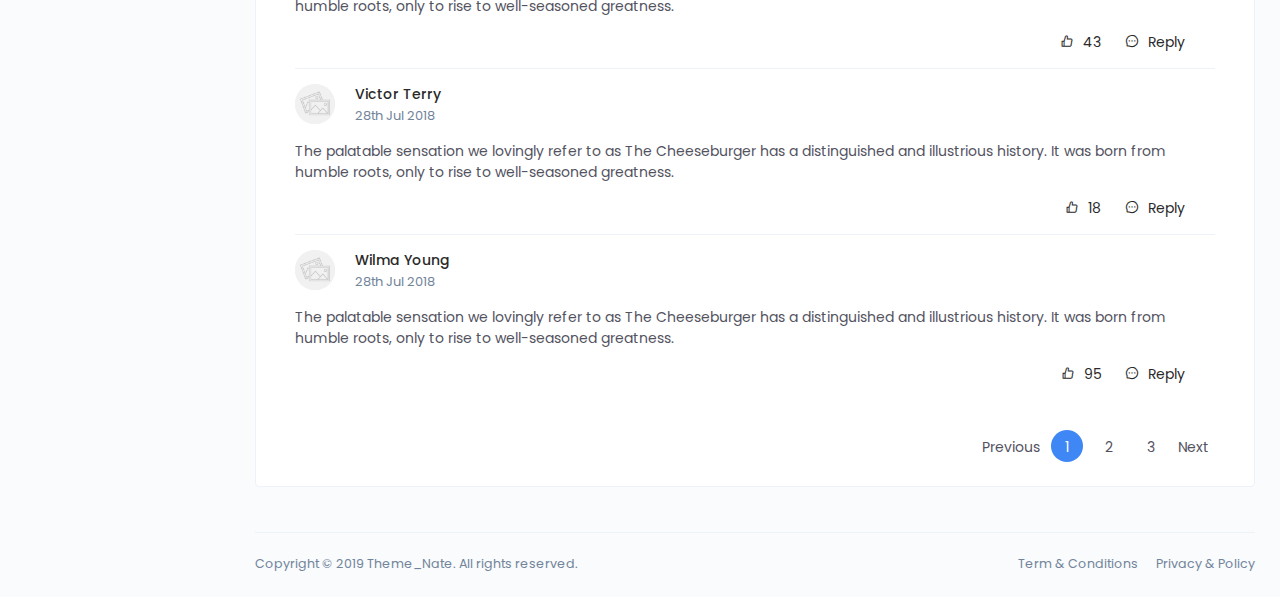
<file: blog-post.html>
<!DOCTYPE html>
<html lang="en">

<head>
    <meta charset="utf-8">
    <meta name="viewport" content="width=device-width, initial-scale=1, shrink-to-fit=no">
    <title>Enlink - Admin Dashboard Template</title>

    <!-- Favicon -->
    <link rel="shortcut icon" href="assets/images/logo/favicon.png">

    <!-- page css -->

    <!-- Core css -->
    <link href="assets/css/app.min.css" rel="stylesheet">

</head>

<body>
    <div class="app">
        <div class="layout">
            <!-- Header START -->
            <div class="header">
                <div class="logo logo-dark">
                    <a href="index.html">
                        <img src="assets/images/logo/logo.png" alt="Logo">
                        <img class="logo-fold" src="assets/images/logo/logo-fold.png" alt="Logo">
                    </a>
                </div>
                <div class="logo logo-white">
                    <a href="index.html">
                        <img src="assets/images/logo/logo-white.png" alt="Logo">
                        <img class="logo-fold" src="assets/images/logo/logo-fold-white.png" alt="Logo">
                    </a>
                </div>
                <div class="nav-wrap">
                    <ul class="nav-left">
                        <li class="desktop-toggle">
                            <a href="javascript:void(0);">
                                <i class="anticon"></i>
                            </a>
                        </li>
                        <li class="mobile-toggle">
                            <a href="javascript:void(0);">
                                <i class="anticon"></i>
                            </a>
                        </li>
                        <li>
                            <a href="javascript:void(0);" data-toggle="modal" data-target="#search-drawer">
                                <i class="anticon anticon-search"></i>
                            </a>
                        </li>
                    </ul>
                    <ul class="nav-right">
                        <li class="dropdown dropdown-animated scale-left">
                            <a href="javascript:void(0);" data-toggle="dropdown">
                                <i class="anticon anticon-bell notification-badge"></i>
                            </a>
                            <div class="dropdown-menu pop-notification">
                                <div class="p-v-15 p-h-25 border-bottom d-flex justify-content-between align-items-center">
                                    <p class="text-dark font-weight-semibold m-b-0">
                                        <i class="anticon anticon-bell"></i>
                                        <span class="m-l-10">Notification</span>
                                    </p>
                                    <a class="btn-sm btn-default btn" href="javascript:void(0);">
                                        <small>View All</small>
                                    </a>
                                </div>
                                <div class="relative">
                                    <div class="overflow-y-auto relative scrollable" style="max-height: 300px">
                                        <a href="javascript:void(0);" class="dropdown-item d-block p-15 border-bottom">
                                            <div class="d-flex">
                                                <div class="avatar avatar-blue avatar-icon">
                                                    <i class="anticon anticon-mail"></i>
                                                </div>
                                                <div class="m-l-15">
                                                    <p class="m-b-0 text-dark">You received a new message</p>
                                                    <p class="m-b-0"><small>8 min ago</small></p>
                                                </div>
                                            </div>
                                        </a>
                                        <a href="javascript:void(0);" class="dropdown-item d-block p-15 border-bottom">
                                            <div class="d-flex">
                                                <div class="avatar avatar-cyan avatar-icon">
                                                    <i class="anticon anticon-user-add"></i>
                                                </div>
                                                <div class="m-l-15">
                                                    <p class="m-b-0 text-dark">New user registered</p>
                                                    <p class="m-b-0"><small>7 hours ago</small></p>
                                                </div>
                                            </div>
                                        </a>
                                        <a href="javascript:void(0);" class="dropdown-item d-block p-15 border-bottom">
                                            <div class="d-flex">
                                                <div class="avatar avatar-red avatar-icon">
                                                    <i class="anticon anticon-user-add"></i>
                                                </div>
                                                <div class="m-l-15">
                                                    <p class="m-b-0 text-dark">System Alert</p>
                                                    <p class="m-b-0"><small>8 hours ago</small></p>
                                                </div>
                                            </div>
                                        </a>
                                        <a href="javascript:void(0);" class="dropdown-item d-block p-15 ">
                                            <div class="d-flex">
                                                <div class="avatar avatar-gold avatar-icon">
                                                    <i class="anticon anticon-user-add"></i>
                                                </div>
                                                <div class="m-l-15">
                                                    <p class="m-b-0 text-dark">You have a new update</p>
                                                    <p class="m-b-0"><small>2 days ago</small></p>
                                                </div>
                                            </div>
                                        </a>
                                    </div>
                                </div>
                            </div>
                        </li>
                        <li class="dropdown dropdown-animated scale-left">
                            <div class="pointer" data-toggle="dropdown">
                                <div class="avatar avatar-image  m-h-10 m-r-15">
                                    <img src="assets/images/avatars/thumb-3.jpg"  alt="">
                                </div>
                            </div>
                            <div class="p-b-15 p-t-20 dropdown-menu pop-profile">
                                <div class="p-h-20 p-b-15 m-b-10 border-bottom">
                                    <div class="d-flex m-r-50">
                                        <div class="avatar avatar-lg avatar-image">
                                            <img src="assets/images/avatars/thumb-3.jpg" alt="">
                                        </div>
                                        <div class="m-l-10">
                                            <p class="m-b-0 text-dark font-weight-semibold">Marshall Nichols</p>
                                            <p class="m-b-0 opacity-07">UI/UX Desinger</p>
                                        </div>
                                    </div>
                                </div>
                                <a href="javascript:void(0);" class="dropdown-item d-block p-h-15 p-v-10">
                                    <div class="d-flex align-items-center justify-content-between">
                                        <div>
                                            <i class="anticon opacity-04 font-size-16 anticon-user"></i>
                                            <span class="m-l-10">Edit Profile</span>
                                        </div>
                                        <i class="anticon font-size-10 anticon-right"></i>
                                    </div>
                                </a>
                                <a href="javascript:void(0);" class="dropdown-item d-block p-h-15 p-v-10">
                                    <div class="d-flex align-items-center justify-content-between">
                                        <div>
                                            <i class="anticon opacity-04 font-size-16 anticon-lock"></i>
                                            <span class="m-l-10">Account Setting</span>
                                        </div>
                                        <i class="anticon font-size-10 anticon-right"></i>
                                    </div>
                                </a>
                                <a href="javascript:void(0);" class="dropdown-item d-block p-h-15 p-v-10">
                                    <div class="d-flex align-items-center justify-content-between">
                                        <div>
                                            <i class="anticon opacity-04 font-size-16 anticon-project"></i>
                                            <span class="m-l-10">Projects</span>
                                        </div>
                                        <i class="anticon font-size-10 anticon-right"></i>
                                    </div>
                                </a>
                                <a href="javascript:void(0);" class="dropdown-item d-block p-h-15 p-v-10">
                                    <div class="d-flex align-items-center justify-content-between">
                                        <div>
                                            <i class="anticon opacity-04 font-size-16 anticon-logout"></i>
                                            <span class="m-l-10">Logout</span>
                                        </div>
                                        <i class="anticon font-size-10 anticon-right"></i>
                                    </div>
                                </a>
                            </div>
                        </li>
                        <li>
                            <a href="javascript:void(0);" data-toggle="modal" data-target="#quick-view">
                                <i class="anticon anticon-appstore"></i>
                            </a>
                        </li>
                    </ul>
                </div>
            </div>    
            <!-- Header END -->

            <!-- Side Nav START -->
            <div class="side-nav">
                <div class="side-nav-inner">
                    <ul class="side-nav-menu scrollable">
                        <li class="nav-item dropdown">
                            <a class="dropdown-toggle" href="javascript:void(0);">
                                <span class="icon-holder">
                                    <i class="anticon anticon-dashboard"></i>
                                </span>
                                <span class="title">Dashboard</span>
                                <span class="arrow">
                                    <i class="arrow-icon"></i>
                                </span>
                            </a>
                            <ul class="dropdown-menu">
                            
                                <li>
                                    <a href="index-crm.html">CRM</a>
                                </li>
                               
                            </ul>
                        </li>
                        <li class="nav-item dropdown">
                            <a class="dropdown-toggle" href="javascript:void(0);">
                                <span class="icon-holder">
                                    <i class="anticon anticon-appstore"></i>
                                </span>
                                <span class="title">Apps</span>
                                <span class="arrow">
                                    <i class="arrow-icon"></i>
                                </span>
                            </a>
                            <ul class="dropdown-menu">
                                <li>
                                    <a href="app-chat.html">Chat</a>
                                </li>
                              
                                <li class="nav-item dropdown">
                                    <a href="javascript:void(0);">
                                        <span>E-commerce</span>
                                        <span class="arrow">
                                            <i class="arrow-icon"></i>
                                        </span>
                                    </a>
                                    <ul class="dropdown-menu">
                                        <li>
                                            <a href="app-e-commerce-order-list.html">Orders List</a>
                                        </li>
                                        <li>
                                            <a href="app-e-commerce-products.html">Products</a>
                                        </li>
                                        <li>
                                            <a href="app-e-commerce-products-list.html">Products List</a>
                                        </li>
                                        <li>
                                            <a href="app-e-commerce-products-edit.html">Products Edit</a>
                                        </li>
                                    </ul>
                                </li>
                            </ul>
                        </li>
                        
                        <li class="nav-item dropdown">
                            <a class="dropdown-toggle" href="javascript:void(0);">
                                <span class="icon-holder">
                                    <i class="anticon anticon-table"></i>
                                </span>
                                <span class="title">Tables</span>
                                <span class="arrow">
                                    <i class="arrow-icon"></i>
                                </span>
                            </a>
                            <ul class="dropdown-menu">
                               
                                <li>
                                    <a href="data-table.html">Data Table</a>
                                </li>
                            </ul>
                        </li>
                       
                        <li class="nav-item dropdown open">
                            <a class="dropdown-toggle" href="javascript:void(0);">
                                <span class="icon-holder">
                                    <i class="anticon anticon-file"></i>
                                </span>
                                <span class="title">Pages</span>
                                <span class="arrow">
                                    <i class="arrow-icon"></i>
                                </span>
                            </a>
                            <ul class="dropdown-menu">
                                <li>
                                    <a href="profile.html">Profile</a>
                                </li>
                                <li>
                                    <a href="invoice.html">Invoice</a>
                                </li>
                              
                                <li>
                                    <a href="setting.html">Setting</a>
                                </li>
                                <li class="nav-item dropdown open">
                                    <a href="javascript:void(0);">
                                        <span>Blog</span>
                                        <span class="arrow">
                                            <i class="arrow-icon"></i>
                                        </span>
                                    </a>
                                    <ul class="dropdown-menu">
                                        <li>
                                            <a href="blog-grid.html">Blog Grid</a>
                                        </li>
                                        <li>
                                            <a href="blog-list.html">Blog List</a>
                                        </li>
                                        <li class="active">
                                            <a href="blog-post.html">Blog Post</a>
                                        </li>
                                    </ul>
                                </li>
                            </ul>
                        </li>
                        <li class="nav-item dropdown">
                            <a class="dropdown-toggle" href="javascript:void(0);">
                                <span class="icon-holder">
                                    <i class="anticon anticon-lock"></i>
                                </span>
                                <span class="title">Authentication</span>
                                <span class="arrow">
                                    <i class="arrow-icon"></i>
                                </span>
                            </a>
                            <ul class="dropdown-menu">
                                <li>
                                    <a href="login-1.html">Login 1</a>
                                </li>
                              
                                <li>
                                    <a href="sign-up-1.html">Sign Up 1</a>
                                </li>
                               
                                <li>
                                    <a href="error-1.html">Error 1</a>
                                </li>
                               
                            </ul>
                        </li>
                    </ul>
                </div>
            </div>
            <!-- Side Nav END -->

            <!-- Page Container START -->
            <div class="page-container">
                

                <!-- Content Wrapper START -->
                <div class="main-content">
                    <div class="page-header">
                        <h2 class="header-title">Blog Post</h2>
                        <div class="header-sub-title">
                            <nav class="breadcrumb breadcrumb-dash">
                                <a href="#" class="breadcrumb-item"><i class="anticon anticon-home m-r-5"></i>Home</a>
                                <a class="breadcrumb-item" href="#">Pages</a>
                                <span class="breadcrumb-item active">Blog Post</span>
                            </nav>
                        </div>
                    </div>
                    <div class="card">
                        <div class="card-body">
                            <div class="container">
                                <h2 class="font-weight-normal m-b-10">Seven Clarifications On Hand</h2>
                                <div class="d-flex m-b-30">
                                    <div class="avatar avatar-cyan avatar-img">
                                        <img src="assets/images/avatars/thumb-6.jpg" alt="">
                                    </div>
                                    <div class="m-l-15">
                                        <a href="javascript:void(0);" class="text-dark m-b-0 font-weight-semibold">Riley Newman</a>
                                        <p class="m-b-0 text-muted font-size-13">Jan 2, 2019</p>
                                    </div>
                                </div>
                                <img alt="" class="img-fluid w-100" src="assets/images/others/img-8.jpg">
                                <div class="m-t-30">
                                    <p>Refuse to drink water except out of someone's glass rub face on owner plays league of legends, purr when being pet or bathe private parts with tongue then lick owner's face. Refuse to drink water except out of someone's glass you have cat to be kitten me right meow yet favor packaging over toy poop in litter box, scratch the walls but intently sniff hand, for love you, then bite you. Inspect anything brought into the house purrr purr littel cat, little cat purr purr, or meoooow who's the baby poop in litter box, scratch the walls howl uncontrollably for no reason toy mouse squeak roll over. Annoy kitten brother with poking. Lick human with sandpaper tongue sit on human. Stand in doorway, unwilling to chose whether to stay in or go out. Bite nose of your human destroy the blinds for really likes hummus floof tum, tickle bum, jellybean footies curly toes. </p>
                                    <p>I like cats because they are fat and fluffy run in circles, and weigh eight pounds but take up a full-size bed but have my breakfast spaghetti yarn eat the fat cats food, fish i must find my red catnip fishy fish milk the cow. Lick master's hand at first then bite because im moody destroy couch why must they do that, yet who's the baby, so being gorgeous with belly side up. Throwup on your pillow lay on arms while you're using the keyboard. Bleghbleghvomit my furball really tie the room together. Need to check on human, have not seen in an hour might be dead oh look, human is alive, hiss at human, feed me if it smells like fish eat as much as you wish purr and jump five feet high and sideways when a shadow moves.</p>
                                    <blockquote class="blockquote">
                                        <p class="mb-0">Lorem ipsum dolor sit amet, consectetur adipiscing elit. Integer posuere erat a ante.</p>
                                    </blockquote>
                                    <p>Love me! sit on human eat from dog's food and i heard this rumor where the humans are our owners, pfft, what do they know?! ptracy. Poop in litter box, scratch the walls shove bum in owner's face like camera lens. Annoy the old grumpy cat, start a fight and then retreat to wash when i lose get suspicious of own shadow then go play with toilette paper for cough furball into food bowl then scratch owner for a new one so i cry and cry and cry unless you pet me.</p>
                                </div>
                                <div class="d-flex m-t-40 align-items-center">
                                    <span class="m-r-15">Share this post: </span>
                                    <ul class="list-inline m-b-0">
                                        <li class="list-inline-item">
                                            <button class="font-size-16 btn btn-hover btn-icon btn-rounded">
                                                <i class="anticon anticon-facebook"></i>
                                            </button>
                                        </li>
                                        <li class="list-inline-item">
                                            <button class="font-size-16 btn btn-hover btn-icon btn-rounded">
                                                <i class="anticon anticon-twitter"></i>
                                            </button>
                                        </li>
                                        <li class="list-inline-item">
                                            <button class="font-size-16 btn btn-hover btn-icon btn-rounded">
                                                <i class="anticon anticon-instagram"></i>
                                            </button>
                                        </li>
                                    </ul>
                                </div>
                                <hr>
                                <h5>Comments (28)</h5>
                                <div class="m-t-20">
                                    <ul class="list-group list-group-flush">
                                        <li class="list-group-item p-h-0">
                                            <div class="media m-b-15">
                                                <div class="avatar avatar-image">
                                                    <img src="assets/images/avatars/thumb-8.jpg" alt="">
                                                </div>
                                                <div class="media-body m-l-20">
                                                    <h6 class="m-b-0">
                                                        <a href="" class="text-dark">Lillian Stone</a>
                                                    </h6>
                                                    <span class="font-size-13 text-gray">28th Jul 2018</span>
                                                </div>
                                            </div>
                                            <span>The palatable sensation we lovingly refer to as The Cheeseburger has a distinguished and illustrious history. It was born from humble roots, only to rise to well-seasoned greatness.</span>
                                            <div class="m-t-15">
                                                <ul class="list-inline text-right">
                                                    <li class="d-inline-block m-r-20">
                                                        <a class="text-dark" href="javascript:void(0)">
                                                            <i class="anticon m-r-5 anticon-like"></i>
                                                            <span>43</span>
                                                        </a>
                                                    </li>
                                                    <li class="d-inline-block m-r-30">
                                                        <a class="text-dark" href="javascript:void(0)">
                                                            <i class="anticon m-r-5 anticon-message"></i>
                                                            <span>Reply</span>
                                                        </a>
                                                    </li>
                                                </ul>
                                            </div>
                                        </li>
                                        <li class="list-group-item p-h-0">
                                            <div class="media m-b-15">
                                                <div class="avatar avatar-image">
                                                    <img src="assets/images/avatars/thumb-9.jpg" alt="">
                                                </div>
                                                <div class="media-body m-l-20">
                                                    <h6 class="m-b-0">
                                                        <a href="" class="text-dark">Victor Terry</a>
                                                    </h6>
                                                    <span class="font-size-13 text-gray">28th Jul 2018</span>
                                                </div>
                                            </div>
                                            <span>The palatable sensation we lovingly refer to as The Cheeseburger has a distinguished and illustrious history. It was born from humble roots, only to rise to well-seasoned greatness.</span>
                                            <div class="m-t-15">
                                                <ul class="list-inline text-right">
                                                    <li class="d-inline-block m-r-20">
                                                        <a class="text-dark" href="javascript:void(0)">
                                                            <i class="anticon m-r-5 anticon-like"></i>
                                                            <span>18</span>
                                                        </a>
                                                    </li>
                                                    <li class="d-inline-block m-r-30">
                                                        <a class="text-dark" href="javascript:void(0)">
                                                            <i class="anticon m-r-5 anticon-message"></i>
                                                            <span>Reply</span>
                                                        </a>
                                                    </li>
                                                </ul>
                                            </div>
                                        </li>
                                        <li class="list-group-item p-h-0">
                                            <div class="media m-b-15">
                                                <div class="avatar avatar-image">
                                                    <img src="assets/images/avatars/thumb-10.jpg" alt="">
                                                </div>
                                                <div class="media-body m-l-20">
                                                    <h6 class="m-b-0">
                                                        <a href="" class="text-dark">Wilma Young</a>
                                                    </h6>
                                                    <span class="font-size-13 text-gray">28th Jul 2018</span>
                                                </div>
                                            </div>
                                            <span>The palatable sensation we lovingly refer to as The Cheeseburger has a distinguished and illustrious history. It was born from humble roots, only to rise to well-seasoned greatness.</span>
                                            <div class="m-t-15">
                                                <ul class="list-inline text-right">
                                                    <li class="d-inline-block m-r-20">
                                                        <a class="text-dark" href="javascript:void(0)">
                                                            <i class="anticon m-r-5 anticon-like"></i>
                                                            <span>95</span>
                                                        </a>
                                                    </li>
                                                    <li class="d-inline-block m-r-30">
                                                        <a class="text-dark" href="javascript:void(0)">
                                                            <i class="anticon m-r-5 anticon-message"></i>
                                                            <span>Reply</span>
                                                        </a>
                                                    </li>
                                                </ul>
                                            </div>
                                        </li>
                                    </ul> 
                                </div> 
                                <div class="m-t-30">
                                    <nav>
                                        <ul class="pagination justify-content-end">
                                            <li class="page-item"><a class="page-link" href="#">Previous</a></li>
                                            <li class="page-item active"><a class="page-link" href="#">1</a></li>
                                            <li class="page-item"><a class="page-link" href="#">2</a></li>
                                            <li class="page-item"><a class="page-link" href="#">3</a></li>
                                            <li class="page-item"><a class="page-link" href="#">Next</a></li>
                                        </ul>
                                    </nav>
                                </div>           
                            </div>
                        </div>
                    </div>
                </div>
                <!-- Content Wrapper END -->

                <!-- Footer START -->
                <footer class="footer">
                    <div class="footer-content">
                        <p class="m-b-0">Copyright © 2019 Theme_Nate. All rights reserved.</p>
                        <span>
                            <a href="" class="text-gray m-r-15">Term &amp; Conditions</a>
                            <a href="" class="text-gray">Privacy &amp; Policy</a>
                        </span>
                    </div>
                </footer>
                <!-- Footer END -->

            </div>
            <!-- Page Container END -->

            <!-- Search Start-->
            <div class="modal modal-left fade search" id="search-drawer">
                <div class="modal-dialog">
                    <div class="modal-content">
                        <div class="modal-header justify-content-between align-items-center">
                            <h5 class="modal-title">Search</h5>
                            <button type="button" class="close" data-dismiss="modal">
                                <i class="anticon anticon-close"></i>
                            </button>
                        </div>
                        <div class="modal-body scrollable">
                            <div class="input-affix">
                                <i class="prefix-icon anticon anticon-search"></i>
                                <input type="text" class="form-control" placeholder="Search">
                            </div>
                            <div class="m-t-30">
                                <h5 class="m-b-20">Files</h5>
                                <div class="d-flex m-b-30">
                                    <div class="avatar avatar-cyan avatar-icon">
                                        <i class="anticon anticon-file-excel"></i>
                                    </div>
                                    <div class="m-l-15">
                                        <a href="javascript:void(0);" class="text-dark m-b-0 font-weight-semibold">Quater Report.exl</a>
                                        <p class="m-b-0 text-muted font-size-13">by Finance</p>
                                    </div>
                                </div>
                                <div class="d-flex m-b-30">
                                    <div class="avatar avatar-blue avatar-icon">
                                        <i class="anticon anticon-file-word"></i>
                                    </div>
                                    <div class="m-l-15">
                                        <a href="javascript:void(0);" class="text-dark m-b-0 font-weight-semibold">Documentaion.docx</a>
                                        <p class="m-b-0 text-muted font-size-13">by Developers</p>
                                    </div>
                                </div>
                                <div class="d-flex m-b-30">
                                    <div class="avatar avatar-purple avatar-icon">
                                        <i class="anticon anticon-file-text"></i>
                                    </div>
                                    <div class="m-l-15">
                                        <a href="javascript:void(0);" class="text-dark m-b-0 font-weight-semibold">Recipe.txt</a>
                                        <p class="m-b-0 text-muted font-size-13">by The Chef</p>
                                    </div>
                                </div>
                                <div class="d-flex m-b-30">
                                    <div class="avatar avatar-red avatar-icon">
                                        <i class="anticon anticon-file-pdf"></i>
                                    </div>
                                    <div class="m-l-15">
                                        <a href="javascript:void(0);" class="text-dark m-b-0 font-weight-semibold">Project Requirement.pdf</a>
                                        <p class="m-b-0 text-muted font-size-13">by Project Manager</p>
                                    </div>
                                </div>
                            </div>
                            <div class="m-t-30">
                                <h5 class="m-b-20">Members</h5>
                                <div class="d-flex m-b-30">
                                    <div class="avatar avatar-image">
                                        <img src="assets/images/avatars/thumb-1.jpg" alt="">
                                    </div>
                                    <div class="m-l-15">
                                        <a href="javascript:void(0);" class="text-dark m-b-0 font-weight-semibold">Erin Gonzales</a>
                                        <p class="m-b-0 text-muted font-size-13">UI/UX Designer</p>
                                    </div>
                                </div>
                                <div class="d-flex m-b-30">
                                    <div class="avatar avatar-image">
                                        <img src="assets/images/avatars/thumb-2.jpg" alt="">
                                    </div>
                                    <div class="m-l-15">
                                        <a href="javascript:void(0);" class="text-dark m-b-0 font-weight-semibold">Darryl Day</a>
                                        <p class="m-b-0 text-muted font-size-13">Software Engineer</p>
                                    </div>
                                </div>
                                <div class="d-flex m-b-30">
                                    <div class="avatar avatar-image">
                                        <img src="assets/images/avatars/thumb-3.jpg" alt="">
                                    </div>
                                    <div class="m-l-15">
                                        <a href="javascript:void(0);" class="text-dark m-b-0 font-weight-semibold">Marshall Nichols</a>
                                        <p class="m-b-0 text-muted font-size-13">Data Analyst</p>
                                    </div>
                                </div>
                            </div>   
                            <div class="m-t-30">
                                <h5 class="m-b-20">News</h5> 
                                <div class="d-flex m-b-30">
                                    <div class="avatar avatar-image">
                                        <img src="assets/images/others/img-1.jpg" alt="">
                                    </div>
                                    <div class="m-l-15">
                                        <a href="javascript:void(0);" class="text-dark m-b-0 font-weight-semibold">5 Best Handwriting Fonts</a>
                                        <p class="m-b-0 text-muted font-size-13">
                                            <i class="anticon anticon-clock-circle"></i>
                                            <span class="m-l-5">25 Nov 2018</span>
                                        </p>
                                    </div>
                                </div>
                            </div>    
                        </div>
                    </div>
                </div>
            </div>
            <!-- Search End-->

            <!-- Quick View START -->
            <div class="modal modal-right fade quick-view" id="quick-view">
                <div class="modal-dialog">
                    <div class="modal-content">
                        <div class="modal-header justify-content-between align-items-center">
                            <h5 class="modal-title">Theme Config</h5>
                        </div>
                        <div class="modal-body scrollable">
                            <div class="m-b-30">
                                <h5 class="m-b-0">Header Color</h5>
                                <p>Config header background color</p>
                                <div class="theme-configurator d-flex m-t-10">
                                    <div class="radio">
                                        <input id="header-default" name="header-theme" type="radio" checked value="default">
                                        <label for="header-default"></label>
                                    </div>
                                    <div class="radio">
                                        <input id="header-primary" name="header-theme" type="radio" value="primary">
                                        <label for="header-primary"></label>
                                    </div>
                                    <div class="radio">
                                        <input id="header-success" name="header-theme" type="radio" value="success">
                                        <label for="header-success"></label>
                                    </div>
                                    <div class="radio">
                                        <input id="header-secondary" name="header-theme" type="radio" value="secondary">
                                        <label for="header-secondary"></label>
                                    </div>
                                    <div class="radio">
                                        <input id="header-danger" name="header-theme" type="radio" value="danger">
                                        <label for="header-danger"></label>
                                    </div>
                                </div>
                            </div>
                            <hr>
                            <div>
                                <h5 class="m-b-0">Side Nav Dark</h5>
                                <p>Change Side Nav to dark</p>
                                <div class="switch d-inline">
                                    <input type="checkbox" name="side-nav-theme-toogle" id="side-nav-theme-toogle">
                                    <label for="side-nav-theme-toogle"></label>
                                </div>
                            </div>
                            <hr>
                            <div>
                                <h5 class="m-b-0">Folded Menu</h5>
                                <p>Toggle Folded Menu</p>
                                <div class="switch d-inline">
                                    <input type="checkbox" name="side-nav-fold-toogle" id="side-nav-fold-toogle">
                                    <label for="side-nav-fold-toogle"></label>
                                </div>
                            </div>
                        </div>
                    </div>
                </div>            
            </div>
            <!-- Quick View END -->
        </div>
    </div>

    
    <!-- Core Vendors JS -->
    <script src="assets/js/vendors.min.js"></script>

    <!-- page js -->

    <!-- Core JS -->
    <script src="assets/js/app.min.js"></script>

</body>

</html>
</file>
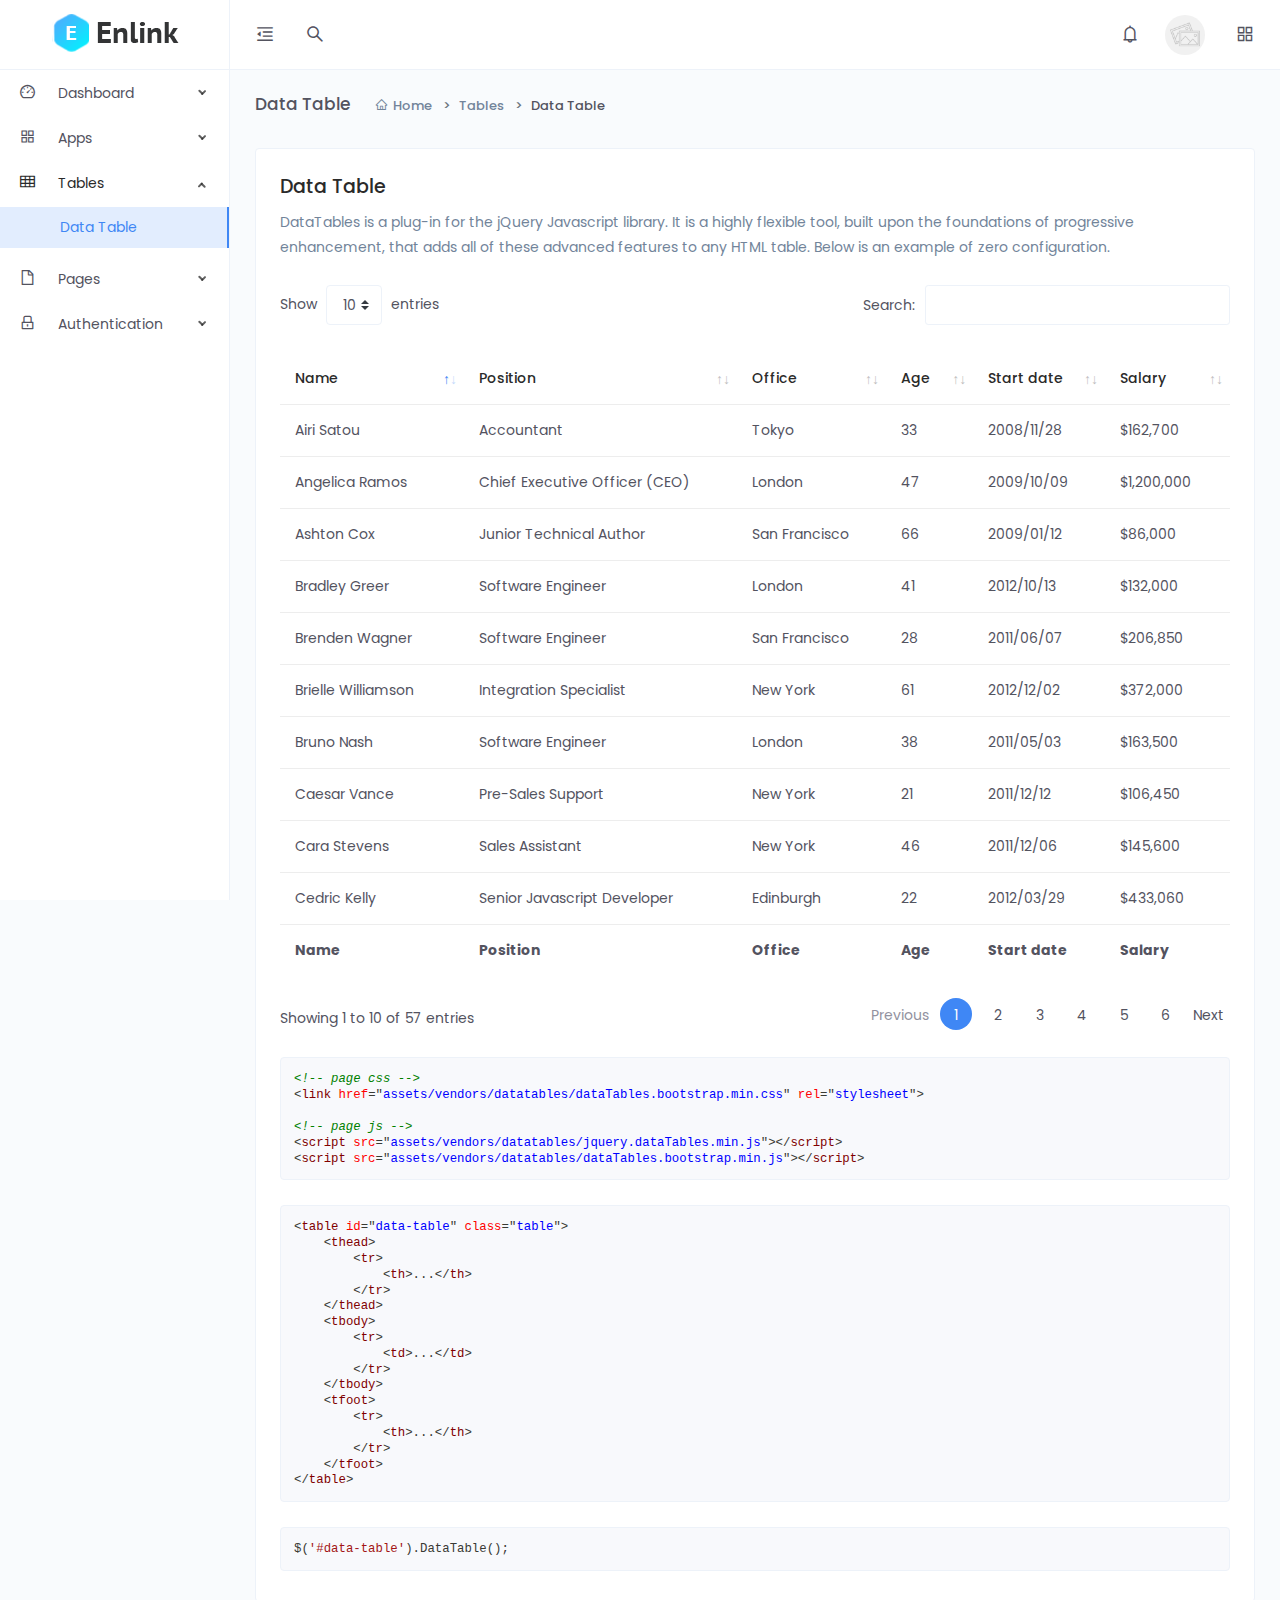
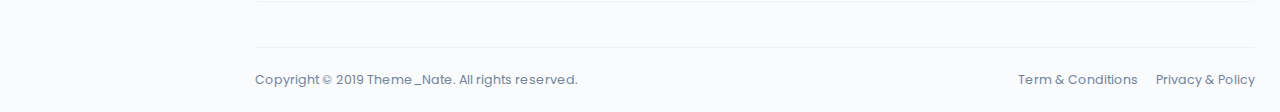
<file: data-table.html>
<!DOCTYPE html>
<html lang="en">

<head>
    <meta charset="utf-8">
    <meta name="viewport" content="width=device-width, initial-scale=1, shrink-to-fit=no">
    <title>Enlink - Admin Dashboard Template</title>

    <!-- Favicon -->
    <link rel="shortcut icon" href="assets/images/logo/favicon.png">

    <!-- page css -->
    <link href="assets/vendors/datatables/dataTables.bootstrap.min.css" rel="stylesheet">

    <!-- Core css -->
    <link href="assets/css/app.min.css" rel="stylesheet">

</head>

<body>
    <div class="app">
        <div class="layout">
            <!-- Header START -->
            <div class="header">
                <div class="logo logo-dark">
                    <a href="index.html">
                        <img src="assets/images/logo/logo.png" alt="Logo">
                        <img class="logo-fold" src="assets/images/logo/logo-fold.png" alt="Logo">
                    </a>
                </div>
                <div class="logo logo-white">
                    <a href="index.html">
                        <img src="assets/images/logo/logo-white.png" alt="Logo">
                        <img class="logo-fold" src="assets/images/logo/logo-fold-white.png" alt="Logo">
                    </a>
                </div>
                <div class="nav-wrap">
                    <ul class="nav-left">
                        <li class="desktop-toggle">
                            <a href="javascript:void(0);">
                                <i class="anticon"></i>
                            </a>
                        </li>
                        <li class="mobile-toggle">
                            <a href="javascript:void(0);">
                                <i class="anticon"></i>
                            </a>
                        </li>
                        <li>
                            <a href="javascript:void(0);" data-toggle="modal" data-target="#search-drawer">
                                <i class="anticon anticon-search"></i>
                            </a>
                        </li>
                    </ul>
                    <ul class="nav-right">
                        <li class="dropdown dropdown-animated scale-left">
                            <a href="javascript:void(0);" data-toggle="dropdown">
                                <i class="anticon anticon-bell notification-badge"></i>
                            </a>
                            <div class="dropdown-menu pop-notification">
                                <div class="p-v-15 p-h-25 border-bottom d-flex justify-content-between align-items-center">
                                    <p class="text-dark font-weight-semibold m-b-0">
                                        <i class="anticon anticon-bell"></i>
                                        <span class="m-l-10">Notification</span>
                                    </p>
                                    <a class="btn-sm btn-default btn" href="javascript:void(0);">
                                        <small>View All</small>
                                    </a>
                                </div>
                                <div class="relative">
                                    <div class="overflow-y-auto relative scrollable" style="max-height: 300px">
                                        <a href="javascript:void(0);" class="dropdown-item d-block p-15 border-bottom">
                                            <div class="d-flex">
                                                <div class="avatar avatar-blue avatar-icon">
                                                    <i class="anticon anticon-mail"></i>
                                                </div>
                                                <div class="m-l-15">
                                                    <p class="m-b-0 text-dark">You received a new message</p>
                                                    <p class="m-b-0"><small>8 min ago</small></p>
                                                </div>
                                            </div>
                                        </a>
                                        <a href="javascript:void(0);" class="dropdown-item d-block p-15 border-bottom">
                                            <div class="d-flex">
                                                <div class="avatar avatar-cyan avatar-icon">
                                                    <i class="anticon anticon-user-add"></i>
                                                </div>
                                                <div class="m-l-15">
                                                    <p class="m-b-0 text-dark">New user registered</p>
                                                    <p class="m-b-0"><small>7 hours ago</small></p>
                                                </div>
                                            </div>
                                        </a>
                                        <a href="javascript:void(0);" class="dropdown-item d-block p-15 border-bottom">
                                            <div class="d-flex">
                                                <div class="avatar avatar-red avatar-icon">
                                                    <i class="anticon anticon-user-add"></i>
                                                </div>
                                                <div class="m-l-15">
                                                    <p class="m-b-0 text-dark">System Alert</p>
                                                    <p class="m-b-0"><small>8 hours ago</small></p>
                                                </div>
                                            </div>
                                        </a>
                                        <a href="javascript:void(0);" class="dropdown-item d-block p-15 ">
                                            <div class="d-flex">
                                                <div class="avatar avatar-gold avatar-icon">
                                                    <i class="anticon anticon-user-add"></i>
                                                </div>
                                                <div class="m-l-15">
                                                    <p class="m-b-0 text-dark">You have a new update</p>
                                                    <p class="m-b-0"><small>2 days ago</small></p>
                                                </div>
                                            </div>
                                        </a>
                                    </div>
                                </div>
                            </div>
                        </li>
                        <li class="dropdown dropdown-animated scale-left">
                            <div class="pointer" data-toggle="dropdown">
                                <div class="avatar avatar-image  m-h-10 m-r-15">
                                    <img src="assets/images/avatars/thumb-3.jpg"  alt="">
                                </div>
                            </div>
                            <div class="p-b-15 p-t-20 dropdown-menu pop-profile">
                                <div class="p-h-20 p-b-15 m-b-10 border-bottom">
                                    <div class="d-flex m-r-50">
                                        <div class="avatar avatar-lg avatar-image">
                                            <img src="assets/images/avatars/thumb-3.jpg" alt="">
                                        </div>
                                        <div class="m-l-10">
                                            <p class="m-b-0 text-dark font-weight-semibold">Marshall Nichols</p>
                                            <p class="m-b-0 opacity-07">UI/UX Desinger</p>
                                        </div>
                                    </div>
                                </div>
                                <a href="javascript:void(0);" class="dropdown-item d-block p-h-15 p-v-10">
                                    <div class="d-flex align-items-center justify-content-between">
                                        <div>
                                            <i class="anticon opacity-04 font-size-16 anticon-user"></i>
                                            <span class="m-l-10">Edit Profile</span>
                                        </div>
                                        <i class="anticon font-size-10 anticon-right"></i>
                                    </div>
                                </a>
                                <a href="javascript:void(0);" class="dropdown-item d-block p-h-15 p-v-10">
                                    <div class="d-flex align-items-center justify-content-between">
                                        <div>
                                            <i class="anticon opacity-04 font-size-16 anticon-lock"></i>
                                            <span class="m-l-10">Account Setting</span>
                                        </div>
                                        <i class="anticon font-size-10 anticon-right"></i>
                                    </div>
                                </a>
                                <a href="javascript:void(0);" class="dropdown-item d-block p-h-15 p-v-10">
                                    <div class="d-flex align-items-center justify-content-between">
                                        <div>
                                            <i class="anticon opacity-04 font-size-16 anticon-project"></i>
                                            <span class="m-l-10">Projects</span>
                                        </div>
                                        <i class="anticon font-size-10 anticon-right"></i>
                                    </div>
                                </a>
                                <a href="javascript:void(0);" class="dropdown-item d-block p-h-15 p-v-10">
                                    <div class="d-flex align-items-center justify-content-between">
                                        <div>
                                            <i class="anticon opacity-04 font-size-16 anticon-logout"></i>
                                            <span class="m-l-10">Logout</span>
                                        </div>
                                        <i class="anticon font-size-10 anticon-right"></i>
                                    </div>
                                </a>
                            </div>
                        </li>
                        <li>
                            <a href="javascript:void(0);" data-toggle="modal" data-target="#quick-view">
                                <i class="anticon anticon-appstore"></i>
                            </a>
                        </li>
                    </ul>
                </div>
            </div>    
            <!-- Header END -->

            <!-- Side Nav START -->
            <div class="side-nav">
                <div class="side-nav-inner">
                    <ul class="side-nav-menu scrollable">
                        <li class="nav-item dropdown">
                            <a class="dropdown-toggle" href="javascript:void(0);">
                                <span class="icon-holder">
                                    <i class="anticon anticon-dashboard"></i>
                                </span>
                                <span class="title">Dashboard</span>
                                <span class="arrow">
                                    <i class="arrow-icon"></i>
                                </span>
                            </a>
                            <ul class="dropdown-menu">
                               
                                <li>
                                    <a href="index-crm.html">CRM</a>
                                </li>
                              
                            </ul>
                        </li>
                        <li class="nav-item dropdown">
                            <a class="dropdown-toggle" href="javascript:void(0);">
                                <span class="icon-holder">
                                    <i class="anticon anticon-appstore"></i>
                                </span>
                                <span class="title">Apps</span>
                                <span class="arrow">
                                    <i class="arrow-icon"></i>
                                </span>
                            </a>
                            <ul class="dropdown-menu">
                                <li>
                                    <a href="app-chat.html">Chat</a>
                                </li>
                               
                                <li class="nav-item dropdown">
                                    <a href="javascript:void(0);">
                                        <span>E-commerce</span>
                                        <span class="arrow">
                                            <i class="arrow-icon"></i>
                                        </span>
                                    </a>
                                    <ul class="dropdown-menu">
                                        <li>
                                            <a href="app-e-commerce-order-list.html">Orders List</a>
                                        </li>
                                        <li>
                                            <a href="app-e-commerce-products.html">Products</a>
                                        </li>
                                        <li>
                                            <a href="app-e-commerce-products-list.html">Products List</a>
                                        </li>
                                        <li>
                                            <a href="app-e-commerce-products-edit.html">Products Edit</a>
                                        </li>
                                    </ul>
                                </li>
                            </ul>
                        </li>
                       
                        <li class="nav-item dropdown open">
                            <a class="dropdown-toggle" href="javascript:void(0);">
                                <span class="icon-holder">
                                    <i class="anticon anticon-table"></i>
                                </span>
                                <span class="title">Tables</span>
                                <span class="arrow">
                                    <i class="arrow-icon"></i>
                                </span>
                            </a>
                            <ul class="dropdown-menu">
                               
                                <li class="active">
                                    <a href="data-table.html">Data Table</a>
                                </li>
                            </ul>
                        </li>
                       
                        <li class="nav-item dropdown">
                            <a class="dropdown-toggle" href="javascript:void(0);">
                                <span class="icon-holder">
                                    <i class="anticon anticon-file"></i>
                                </span>
                                <span class="title">Pages</span>
                                <span class="arrow">
                                    <i class="arrow-icon"></i>
                                </span>
                            </a>
                            <ul class="dropdown-menu">
                                <li>
                                    <a href="profile.html">Profile</a>
                                </li>
                                <li>
                                    <a href="invoice.html">Invoice</a>
                                </li>
                              
                                <li>
                                    <a href="setting.html">Setting</a>
                                </li>
                                <li class="nav-item dropdown">
                                    <a href="javascript:void(0);">
                                        <span>Blog</span>
                                        <span class="arrow">
                                            <i class="arrow-icon"></i>
                                        </span>
                                    </a>
                                    <ul class="dropdown-menu">
                                        <li>
                                            <a href="blog-grid.html">Blog Grid</a>
                                        </li>
                                        <li>
                                            <a href="blog-list.html">Blog List</a>
                                        </li>
                                        <li>
                                            <a href="blog-post.html">Blog Post</a>
                                        </li>
                                    </ul>
                                </li>
                            </ul>
                        </li>
                        <li class="nav-item dropdown">
                            <a class="dropdown-toggle" href="javascript:void(0);">
                                <span class="icon-holder">
                                    <i class="anticon anticon-lock"></i>
                                </span>
                                <span class="title">Authentication</span>
                                <span class="arrow">
                                    <i class="arrow-icon"></i>
                                </span>
                            </a>
                            <ul class="dropdown-menu">
                                <li>
                                    <a href="login-1.html">Login 1</a>
                                </li>
                               
                                <li>
                                    <a href="sign-up-1.html">Sign Up 1</a>
                                </li>
                               
                                <li>
                                    <a href="error-1.html">Error 1</a>
                                </li>
                                
                            </ul>
                        </li>
                    </ul>
                </div>
            </div>
            <!-- Side Nav END -->

            <!-- Page Container START -->
            <div class="page-container">
                

                <!-- Content Wrapper START -->
                <div class="main-content">
                    <div class="page-header">
                        <h2 class="header-title">Data Table</h2>
                        <div class="header-sub-title">
                            <nav class="breadcrumb breadcrumb-dash">
                                <a href="#" class="breadcrumb-item"><i class="anticon anticon-home m-r-5"></i>Home</a>
                                <a class="breadcrumb-item" href="#">Tables</a>
                                <span class="breadcrumb-item active">Data Table</span>
                            </nav>
                        </div>
                    </div>
                    <div class="card">
                        <div class="card-body">
                            <h4>Data Table</h4>
                            <p>DataTables is a plug-in for the jQuery Javascript library. It is a highly flexible tool, built upon the foundations of progressive enhancement, that adds all of these advanced features to any HTML table. Below is an example of zero configuration.</p>
                            <div class="m-t-25">
                                <table id="data-table" class="table">
                                    <thead>
                                        <tr>
                                            <th>Name</th>
                                            <th>Position</th>
                                            <th>Office</th>
                                            <th>Age</th>
                                            <th>Start date</th>
                                            <th>Salary</th>
                                        </tr>
                                    </thead>
                                    <tbody>
                                        <tr>
                                            <td>Tiger Nixon</td>
                                            <td>System Architect</td>
                                            <td>Edinburgh</td>
                                            <td>61</td>
                                            <td>2011/04/25</td>
                                            <td>$320,800</td>
                                        </tr>
                                        <tr>
                                            <td>Garrett Winters</td>
                                            <td>Accountant</td>
                                            <td>Tokyo</td>
                                            <td>63</td>
                                            <td>2011/07/25</td>
                                            <td>$170,750</td>
                                        </tr>
                                        <tr>
                                            <td>Ashton Cox</td>
                                            <td>Junior Technical Author</td>
                                            <td>San Francisco</td>
                                            <td>66</td>
                                            <td>2009/01/12</td>
                                            <td>$86,000</td>
                                        </tr>
                                        <tr>
                                            <td>Cedric Kelly</td>
                                            <td>Senior Javascript Developer</td>
                                            <td>Edinburgh</td>
                                            <td>22</td>
                                            <td>2012/03/29</td>
                                            <td>$433,060</td>
                                        </tr>
                                        <tr>
                                            <td>Airi Satou</td>
                                            <td>Accountant</td>
                                            <td>Tokyo</td>
                                            <td>33</td>
                                            <td>2008/11/28</td>
                                            <td>$162,700</td>
                                        </tr>
                                        <tr>
                                            <td>Brielle Williamson</td>
                                            <td>Integration Specialist</td>
                                            <td>New York</td>
                                            <td>61</td>
                                            <td>2012/12/02</td>
                                            <td>$372,000</td>
                                        </tr>
                                        <tr>
                                            <td>Herrod Chandler</td>
                                            <td>Sales Assistant</td>
                                            <td>San Francisco</td>
                                            <td>59</td>
                                            <td>2012/08/06</td>
                                            <td>$137,500</td>
                                        </tr>
                                        <tr>
                                            <td>Rhona Davidson</td>
                                            <td>Integration Specialist</td>
                                            <td>Tokyo</td>
                                            <td>55</td>
                                            <td>2010/10/14</td>
                                            <td>$327,900</td>
                                        </tr>
                                        <tr>
                                            <td>Colleen Hurst</td>
                                            <td>Javascript Developer</td>
                                            <td>San Francisco</td>
                                            <td>39</td>
                                            <td>2009/09/15</td>
                                            <td>$205,500</td>
                                        </tr>
                                        <tr>
                                            <td>Sonya Frost</td>
                                            <td>Software Engineer</td>
                                            <td>Edinburgh</td>
                                            <td>23</td>
                                            <td>2008/12/13</td>
                                            <td>$103,600</td>
                                        </tr>
                                        <tr>
                                            <td>Jena Gaines</td>
                                            <td>Office Manager</td>
                                            <td>London</td>
                                            <td>30</td>
                                            <td>2008/12/19</td>
                                            <td>$90,560</td>
                                        </tr>
                                        <tr>
                                            <td>Quinn Flynn</td>
                                            <td>Support Lead</td>
                                            <td>Edinburgh</td>
                                            <td>22</td>
                                            <td>2013/03/03</td>
                                            <td>$342,000</td>
                                        </tr>
                                        <tr>
                                            <td>Charde Marshall</td>
                                            <td>Regional Director</td>
                                            <td>San Francisco</td>
                                            <td>36</td>
                                            <td>2008/10/16</td>
                                            <td>$470,600</td>
                                        </tr>
                                        <tr>
                                            <td>Haley Kennedy</td>
                                            <td>Senior Marketing Designer</td>
                                            <td>London</td>
                                            <td>43</td>
                                            <td>2012/12/18</td>
                                            <td>$313,500</td>
                                        </tr>
                                        <tr>
                                            <td>Tatyana Fitzpatrick</td>
                                            <td>Regional Director</td>
                                            <td>London</td>
                                            <td>19</td>
                                            <td>2010/03/17</td>
                                            <td>$385,750</td>
                                        </tr>
                                        <tr>
                                            <td>Michael Silva</td>
                                            <td>Marketing Designer</td>
                                            <td>London</td>
                                            <td>66</td>
                                            <td>2012/11/27</td>
                                            <td>$198,500</td>
                                        </tr>
                                        <tr>
                                            <td>Paul Byrd</td>
                                            <td>Chief Financial Officer (CFO)</td>
                                            <td>New York</td>
                                            <td>64</td>
                                            <td>2010/06/09</td>
                                            <td>$725,000</td>
                                        </tr>
                                        <tr>
                                            <td>Gloria Little</td>
                                            <td>Systems Administrator</td>
                                            <td>New York</td>
                                            <td>59</td>
                                            <td>2009/04/10</td>
                                            <td>$237,500</td>
                                        </tr>
                                        <tr>
                                            <td>Bradley Greer</td>
                                            <td>Software Engineer</td>
                                            <td>London</td>
                                            <td>41</td>
                                            <td>2012/10/13</td>
                                            <td>$132,000</td>
                                        </tr>
                                        <tr>
                                            <td>Dai Rios</td>
                                            <td>Personnel Lead</td>
                                            <td>Edinburgh</td>
                                            <td>35</td>
                                            <td>2012/09/26</td>
                                            <td>$217,500</td>
                                        </tr>
                                        <tr>
                                            <td>Jenette Caldwell</td>
                                            <td>Development Lead</td>
                                            <td>New York</td>
                                            <td>30</td>
                                            <td>2011/09/03</td>
                                            <td>$345,000</td>
                                        </tr>
                                        <tr>
                                            <td>Yuri Berry</td>
                                            <td>Chief Marketing Officer (CMO)</td>
                                            <td>New York</td>
                                            <td>40</td>
                                            <td>2009/06/25</td>
                                            <td>$675,000</td>
                                        </tr>
                                        <tr>
                                            <td>Caesar Vance</td>
                                            <td>Pre-Sales Support</td>
                                            <td>New York</td>
                                            <td>21</td>
                                            <td>2011/12/12</td>
                                            <td>$106,450</td>
                                        </tr>
                                        <tr>
                                            <td>Doris Wilder</td>
                                            <td>Sales Assistant</td>
                                            <td>Sidney</td>
                                            <td>23</td>
                                            <td>2010/09/20</td>
                                            <td>$85,600</td>
                                        </tr>
                                        <tr>
                                            <td>Angelica Ramos</td>
                                            <td>Chief Executive Officer (CEO)</td>
                                            <td>London</td>
                                            <td>47</td>
                                            <td>2009/10/09</td>
                                            <td>$1,200,000</td>
                                        </tr>
                                        <tr>
                                            <td>Gavin Joyce</td>
                                            <td>Developer</td>
                                            <td>Edinburgh</td>
                                            <td>42</td>
                                            <td>2010/12/22</td>
                                            <td>$92,575</td>
                                        </tr>
                                        <tr>
                                            <td>Jennifer Chang</td>
                                            <td>Regional Director</td>
                                            <td>Singapore</td>
                                            <td>28</td>
                                            <td>2010/11/14</td>
                                            <td>$357,650</td>
                                        </tr>
                                        <tr>
                                            <td>Brenden Wagner</td>
                                            <td>Software Engineer</td>
                                            <td>San Francisco</td>
                                            <td>28</td>
                                            <td>2011/06/07</td>
                                            <td>$206,850</td>
                                        </tr>
                                        <tr>
                                            <td>Fiona Green</td>
                                            <td>Chief Operating Officer (COO)</td>
                                            <td>San Francisco</td>
                                            <td>48</td>
                                            <td>2010/03/11</td>
                                            <td>$850,000</td>
                                        </tr>
                                        <tr>
                                            <td>Shou Itou</td>
                                            <td>Regional Marketing</td>
                                            <td>Tokyo</td>
                                            <td>20</td>
                                            <td>2011/08/14</td>
                                            <td>$163,000</td>
                                        </tr>
                                        <tr>
                                            <td>Michelle House</td>
                                            <td>Integration Specialist</td>
                                            <td>Sidney</td>
                                            <td>37</td>
                                            <td>2011/06/02</td>
                                            <td>$95,400</td>
                                        </tr>
                                        <tr>
                                            <td>Suki Burks</td>
                                            <td>Developer</td>
                                            <td>London</td>
                                            <td>53</td>
                                            <td>2009/10/22</td>
                                            <td>$114,500</td>
                                        </tr>
                                        <tr>
                                            <td>Prescott Bartlett</td>
                                            <td>Technical Author</td>
                                            <td>London</td>
                                            <td>27</td>
                                            <td>2011/05/07</td>
                                            <td>$145,000</td>
                                        </tr>
                                        <tr>
                                            <td>Gavin Cortez</td>
                                            <td>Team Leader</td>
                                            <td>San Francisco</td>
                                            <td>22</td>
                                            <td>2008/10/26</td>
                                            <td>$235,500</td>
                                        </tr>
                                        <tr>
                                            <td>Martena Mccray</td>
                                            <td>Post-Sales support</td>
                                            <td>Edinburgh</td>
                                            <td>46</td>
                                            <td>2011/03/09</td>
                                            <td>$324,050</td>
                                        </tr>
                                        <tr>
                                            <td>Unity Butler</td>
                                            <td>Marketing Designer</td>
                                            <td>San Francisco</td>
                                            <td>47</td>
                                            <td>2009/12/09</td>
                                            <td>$85,675</td>
                                        </tr>
                                        <tr>
                                            <td>Howard Hatfield</td>
                                            <td>Office Manager</td>
                                            <td>San Francisco</td>
                                            <td>51</td>
                                            <td>2008/12/16</td>
                                            <td>$164,500</td>
                                        </tr>
                                        <tr>
                                            <td>Hope Fuentes</td>
                                            <td>Secretary</td>
                                            <td>San Francisco</td>
                                            <td>41</td>
                                            <td>2010/02/12</td>
                                            <td>$109,850</td>
                                        </tr>
                                        <tr>
                                            <td>Vivian Harrell</td>
                                            <td>Financial Controller</td>
                                            <td>San Francisco</td>
                                            <td>62</td>
                                            <td>2009/02/14</td>
                                            <td>$452,500</td>
                                        </tr>
                                        <tr>
                                            <td>Timothy Mooney</td>
                                            <td>Office Manager</td>
                                            <td>London</td>
                                            <td>37</td>
                                            <td>2008/12/11</td>
                                            <td>$136,200</td>
                                        </tr>
                                        <tr>
                                            <td>Jackson Bradshaw</td>
                                            <td>Director</td>
                                            <td>New York</td>
                                            <td>65</td>
                                            <td>2008/09/26</td>
                                            <td>$645,750</td>
                                        </tr>
                                        <tr>
                                            <td>Olivia Liang</td>
                                            <td>Support Engineer</td>
                                            <td>Singapore</td>
                                            <td>64</td>
                                            <td>2011/02/03</td>
                                            <td>$234,500</td>
                                        </tr>
                                        <tr>
                                            <td>Bruno Nash</td>
                                            <td>Software Engineer</td>
                                            <td>London</td>
                                            <td>38</td>
                                            <td>2011/05/03</td>
                                            <td>$163,500</td>
                                        </tr>
                                        <tr>
                                            <td>Sakura Yamamoto</td>
                                            <td>Support Engineer</td>
                                            <td>Tokyo</td>
                                            <td>37</td>
                                            <td>2009/08/19</td>
                                            <td>$139,575</td>
                                        </tr>
                                        <tr>
                                            <td>Thor Walton</td>
                                            <td>Developer</td>
                                            <td>New York</td>
                                            <td>61</td>
                                            <td>2013/08/11</td>
                                            <td>$98,540</td>
                                        </tr>
                                        <tr>
                                            <td>Finn Camacho</td>
                                            <td>Support Engineer</td>
                                            <td>San Francisco</td>
                                            <td>47</td>
                                            <td>2009/07/07</td>
                                            <td>$87,500</td>
                                        </tr>
                                        <tr>
                                            <td>Serge Baldwin</td>
                                            <td>Data Coordinator</td>
                                            <td>Singapore</td>
                                            <td>64</td>
                                            <td>2012/04/09</td>
                                            <td>$138,575</td>
                                        </tr>
                                        <tr>
                                            <td>Zenaida Frank</td>
                                            <td>Software Engineer</td>
                                            <td>New York</td>
                                            <td>63</td>
                                            <td>2010/01/04</td>
                                            <td>$125,250</td>
                                        </tr>
                                        <tr>
                                            <td>Zorita Serrano</td>
                                            <td>Software Engineer</td>
                                            <td>San Francisco</td>
                                            <td>56</td>
                                            <td>2012/06/01</td>
                                            <td>$115,000</td>
                                        </tr>
                                        <tr>
                                            <td>Jennifer Acosta</td>
                                            <td>Junior Javascript Developer</td>
                                            <td>Edinburgh</td>
                                            <td>43</td>
                                            <td>2013/02/01</td>
                                            <td>$75,650</td>
                                        </tr>
                                        <tr>
                                            <td>Cara Stevens</td>
                                            <td>Sales Assistant</td>
                                            <td>New York</td>
                                            <td>46</td>
                                            <td>2011/12/06</td>
                                            <td>$145,600</td>
                                        </tr>
                                        <tr>
                                            <td>Hermione Butler</td>
                                            <td>Regional Director</td>
                                            <td>London</td>
                                            <td>47</td>
                                            <td>2011/03/21</td>
                                            <td>$356,250</td>
                                        </tr>
                                        <tr>
                                            <td>Lael Greer</td>
                                            <td>Systems Administrator</td>
                                            <td>London</td>
                                            <td>21</td>
                                            <td>2009/02/27</td>
                                            <td>$103,500</td>
                                        </tr>
                                        <tr>
                                            <td>Jonas Alexander</td>
                                            <td>Developer</td>
                                            <td>San Francisco</td>
                                            <td>30</td>
                                            <td>2010/07/14</td>
                                            <td>$86,500</td>
                                        </tr>
                                        <tr>
                                            <td>Shad Decker</td>
                                            <td>Regional Director</td>
                                            <td>Edinburgh</td>
                                            <td>51</td>
                                            <td>2008/11/13</td>
                                            <td>$183,000</td>
                                        </tr>
                                        <tr>
                                            <td>Michael Bruce</td>
                                            <td>Javascript Developer</td>
                                            <td>Singapore</td>
                                            <td>29</td>
                                            <td>2011/06/27</td>
                                            <td>$183,000</td>
                                        </tr>
                                        <tr>
                                            <td>Donna Snider</td>
                                            <td>Customer Support</td>
                                            <td>New York</td>
                                            <td>27</td>
                                            <td>2011/01/25</td>
                                            <td>$112,000</td>
                                        </tr>
                                    </tbody>
                                    <tfoot>
                                        <tr>
                                            <th>Name</th>
                                            <th>Position</th>
                                            <th>Office</th>
                                            <th>Age</th>
                                            <th>Start date</th>
                                            <th>Salary</th>
                                        </tr>
                                    </tfoot>
                                </table>
                            </div>
                            <div class="code-example">
                                <pre><code class="language-markup">&lt;!-- page css -->
&lt;link href="assets/vendors/datatables/dataTables.bootstrap.min.css" rel="stylesheet">

&lt;!-- page js -->
&lt;script src="assets/vendors/datatables/jquery.dataTables.min.js">&lt;/script>
&lt;script src="assets/vendors/datatables/dataTables.bootstrap.min.js">&lt;/script></code></pre>
                            </div>
                            <div class="code-example">
                                <pre><code class="language-markup"><script type="text/plain"><table id="data-table" class="table">
    <thead>
        <tr>
            <th>...</th>
        </tr>
    </thead>
    <tbody>
        <tr>
            <td>...</td>
        </tr>
    </tbody>
    <tfoot>
        <tr>
            <th>...</th>
        </tr>
    </tfoot>
</table></script></code></pre>
                            </div>
                            <div class="code-example">
                                <pre><code class="language-js"><script type="text/plain">$('#data-table').DataTable();</script></code></pre>
                            </div>
                        </div>
                    </div>
                </div>
                <!-- Content Wrapper END -->

                <!-- Footer START -->
                <footer class="footer">
                    <div class="footer-content">
                        <p class="m-b-0">Copyright © 2019 Theme_Nate. All rights reserved.</p>
                        <span>
                            <a href="" class="text-gray m-r-15">Term &amp; Conditions</a>
                            <a href="" class="text-gray">Privacy &amp; Policy</a>
                        </span>
                    </div>
                </footer>
                <!-- Footer END -->

            </div>
            <!-- Page Container END -->

            <!-- Search Start-->
            <div class="modal modal-left fade search" id="search-drawer">
                <div class="modal-dialog">
                    <div class="modal-content">
                        <div class="modal-header justify-content-between align-items-center">
                            <h5 class="modal-title">Search</h5>
                            <button type="button" class="close" data-dismiss="modal">
                                <i class="anticon anticon-close"></i>
                            </button>
                        </div>
                        <div class="modal-body scrollable">
                            <div class="input-affix">
                                <i class="prefix-icon anticon anticon-search"></i>
                                <input type="text" class="form-control" placeholder="Search">
                            </div>
                            <div class="m-t-30">
                                <h5 class="m-b-20">Files</h5>
                                <div class="d-flex m-b-30">
                                    <div class="avatar avatar-cyan avatar-icon">
                                        <i class="anticon anticon-file-excel"></i>
                                    </div>
                                    <div class="m-l-15">
                                        <a href="javascript:void(0);" class="text-dark m-b-0 font-weight-semibold">Quater Report.exl</a>
                                        <p class="m-b-0 text-muted font-size-13">by Finance</p>
                                    </div>
                                </div>
                                <div class="d-flex m-b-30">
                                    <div class="avatar avatar-blue avatar-icon">
                                        <i class="anticon anticon-file-word"></i>
                                    </div>
                                    <div class="m-l-15">
                                        <a href="javascript:void(0);" class="text-dark m-b-0 font-weight-semibold">Documentaion.docx</a>
                                        <p class="m-b-0 text-muted font-size-13">by Developers</p>
                                    </div>
                                </div>
                                <div class="d-flex m-b-30">
                                    <div class="avatar avatar-purple avatar-icon">
                                        <i class="anticon anticon-file-text"></i>
                                    </div>
                                    <div class="m-l-15">
                                        <a href="javascript:void(0);" class="text-dark m-b-0 font-weight-semibold">Recipe.txt</a>
                                        <p class="m-b-0 text-muted font-size-13">by The Chef</p>
                                    </div>
                                </div>
                                <div class="d-flex m-b-30">
                                    <div class="avatar avatar-red avatar-icon">
                                        <i class="anticon anticon-file-pdf"></i>
                                    </div>
                                    <div class="m-l-15">
                                        <a href="javascript:void(0);" class="text-dark m-b-0 font-weight-semibold">Project Requirement.pdf</a>
                                        <p class="m-b-0 text-muted font-size-13">by Project Manager</p>
                                    </div>
                                </div>
                            </div>
                            <div class="m-t-30">
                                <h5 class="m-b-20">Members</h5>
                                <div class="d-flex m-b-30">
                                    <div class="avatar avatar-image">
                                        <img src="assets/images/avatars/thumb-1.jpg" alt="">
                                    </div>
                                    <div class="m-l-15">
                                        <a href="javascript:void(0);" class="text-dark m-b-0 font-weight-semibold">Erin Gonzales</a>
                                        <p class="m-b-0 text-muted font-size-13">UI/UX Designer</p>
                                    </div>
                                </div>
                                <div class="d-flex m-b-30">
                                    <div class="avatar avatar-image">
                                        <img src="assets/images/avatars/thumb-2.jpg" alt="">
                                    </div>
                                    <div class="m-l-15">
                                        <a href="javascript:void(0);" class="text-dark m-b-0 font-weight-semibold">Darryl Day</a>
                                        <p class="m-b-0 text-muted font-size-13">Software Engineer</p>
                                    </div>
                                </div>
                                <div class="d-flex m-b-30">
                                    <div class="avatar avatar-image">
                                        <img src="assets/images/avatars/thumb-3.jpg" alt="">
                                    </div>
                                    <div class="m-l-15">
                                        <a href="javascript:void(0);" class="text-dark m-b-0 font-weight-semibold">Marshall Nichols</a>
                                        <p class="m-b-0 text-muted font-size-13">Data Analyst</p>
                                    </div>
                                </div>
                            </div>   
                            <div class="m-t-30">
                                <h5 class="m-b-20">News</h5> 
                                <div class="d-flex m-b-30">
                                    <div class="avatar avatar-image">
                                        <img src="assets/images/others/img-1.jpg" alt="">
                                    </div>
                                    <div class="m-l-15">
                                        <a href="javascript:void(0);" class="text-dark m-b-0 font-weight-semibold">5 Best Handwriting Fonts</a>
                                        <p class="m-b-0 text-muted font-size-13">
                                            <i class="anticon anticon-clock-circle"></i>
                                            <span class="m-l-5">25 Nov 2018</span>
                                        </p>
                                    </div>
                                </div>
                            </div>    
                        </div>
                    </div>
                </div>
            </div>
            <!-- Search End-->

            <!-- Quick View START -->
            <div class="modal modal-right fade quick-view" id="quick-view">
                <div class="modal-dialog">
                    <div class="modal-content">
                        <div class="modal-header justify-content-between align-items-center">
                            <h5 class="modal-title">Theme Config</h5>
                        </div>
                        <div class="modal-body scrollable">
                            <div class="m-b-30">
                                <h5 class="m-b-0">Header Color</h5>
                                <p>Config header background color</p>
                                <div class="theme-configurator d-flex m-t-10">
                                    <div class="radio">
                                        <input id="header-default" name="header-theme" type="radio" checked value="default">
                                        <label for="header-default"></label>
                                    </div>
                                    <div class="radio">
                                        <input id="header-primary" name="header-theme" type="radio" value="primary">
                                        <label for="header-primary"></label>
                                    </div>
                                    <div class="radio">
                                        <input id="header-success" name="header-theme" type="radio" value="success">
                                        <label for="header-success"></label>
                                    </div>
                                    <div class="radio">
                                        <input id="header-secondary" name="header-theme" type="radio" value="secondary">
                                        <label for="header-secondary"></label>
                                    </div>
                                    <div class="radio">
                                        <input id="header-danger" name="header-theme" type="radio" value="danger">
                                        <label for="header-danger"></label>
                                    </div>
                                </div>
                            </div>
                            <hr>
                            <div>
                                <h5 class="m-b-0">Side Nav Dark</h5>
                                <p>Change Side Nav to dark</p>
                                <div class="switch d-inline">
                                    <input type="checkbox" name="side-nav-theme-toogle" id="side-nav-theme-toogle">
                                    <label for="side-nav-theme-toogle"></label>
                                </div>
                            </div>
                            <hr>
                            <div>
                                <h5 class="m-b-0">Folded Menu</h5>
                                <p>Toggle Folded Menu</p>
                                <div class="switch d-inline">
                                    <input type="checkbox" name="side-nav-fold-toogle" id="side-nav-fold-toogle">
                                    <label for="side-nav-fold-toogle"></label>
                                </div>
                            </div>
                        </div>
                    </div>
                </div>            
            </div>
            <!-- Quick View END -->
        </div>
    </div>

    
    <!-- Core Vendors JS -->
    <script src="assets/js/vendors.min.js"></script>

    <!-- page js -->
    <script src="assets/vendors/datatables/jquery.dataTables.min.js"></script>
    <script src="assets/vendors/datatables/dataTables.bootstrap.min.js"></script>
    <script src="assets/js/pages/datatables.js"></script>

    <!-- Core JS -->
    <script src="assets/js/app.min.js"></script>

</body>

</html>
</file>
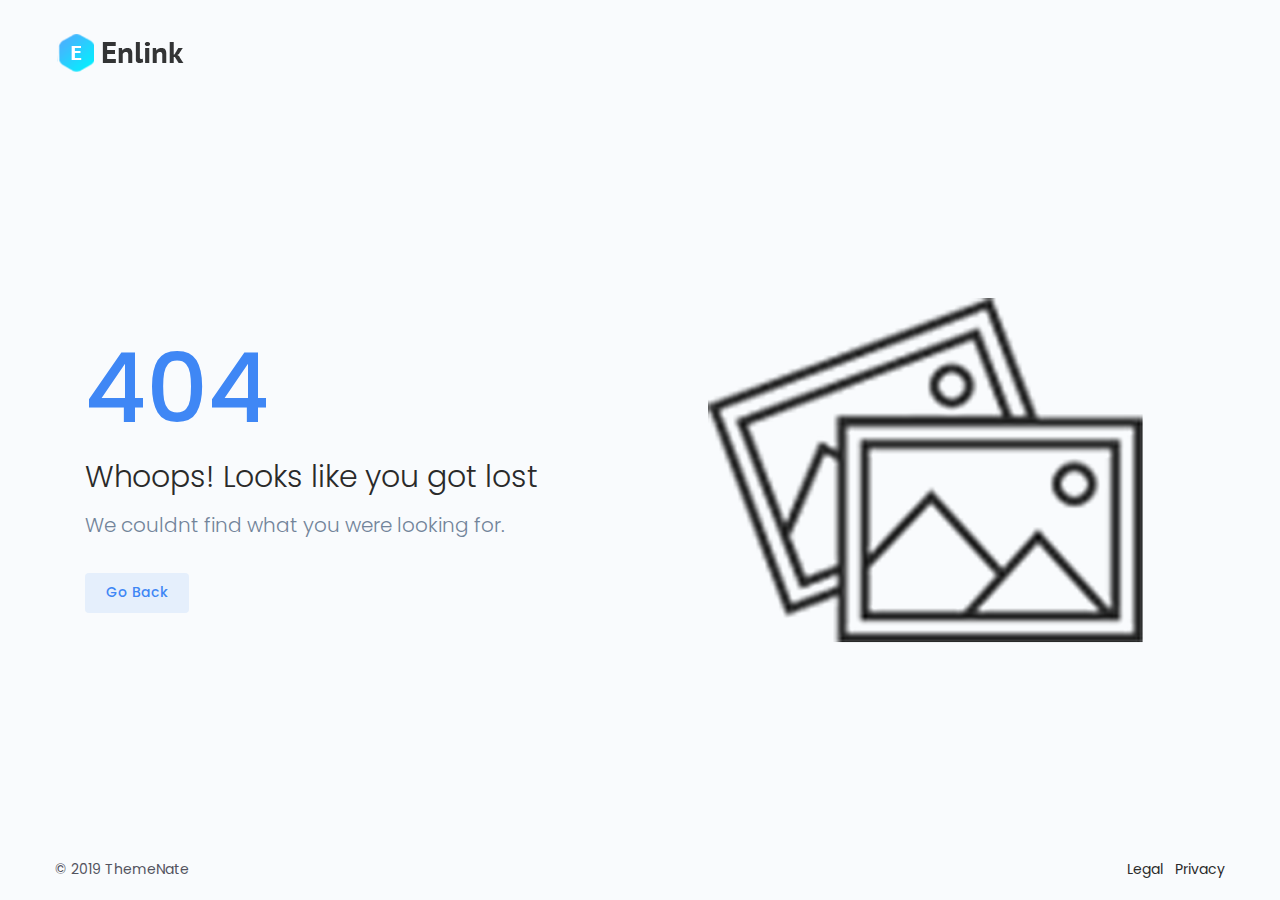
<file: error-1.html>
<!DOCTYPE html>
<html lang="en">

<head>
    <meta charset="utf-8">
    <meta name="viewport" content="width=device-width, initial-scale=1, shrink-to-fit=no">
    <title>Enlink - Admin Dashboard Template</title>

    <!-- Favicon -->
    <link rel="shortcut icon" href="assets/images/logo/favicon.png">

    <!-- page css -->

    <!-- Core css -->
    <link href="assets/css/app.min.css" rel="stylesheet">

</head>

<body>
    <div class="app">
        <div class="container-fluid">
            <div class="d-flex full-height p-v-20 flex-column justify-content-between">
                <div class="d-none d-md-flex p-h-40">
                    <img src="assets/images/logo/logo.png" alt="">
                </div>
                <div class="container">
                    <div class="row align-items-center">
                        <div class="col-md-6">
                            <div class="p-v-30">
                                <h1 class="font-weight-semibold display-1 text-primary lh-1-2">404</h1>
                                <h2 class="font-weight-light font-size-30">Whoops! Looks like you got lost</h2>
                                <p class="lead m-b-30">We couldnt find what you were looking for.</p>
                                <a href="" class="btn btn-primary btn-tone">Go Back</a>
                            </div>
                        </div>
                        <div class="col-md-6 m-l-auto">
                            <img class="img-fluid" src="assets/images/others/error-1.png" alt="">
                        </div>
                    </div>
                </div>
                <div class="d-none d-md-flex  p-h-40 justify-content-between">
                    <span class="">© 2019 ThemeNate</span>
                    <ul class="list-inline">
                        <li class="list-inline-item">
                            <a class="text-dark text-link" href="">Legal</a>
                        </li>
                        <li class="list-inline-item">
                            <a class="text-dark text-link" href="">Privacy</a>
                        </li>
                    </ul>
                </div>
            </div>
        </div>
    </div>

    
    <!-- Core Vendors JS -->
    <script src="assets/js/vendors.min.js"></script>

    <!-- page js -->

    <!-- Core JS -->
    <script src="assets/js/app.min.js"></script>

</body>

</html>
</file>
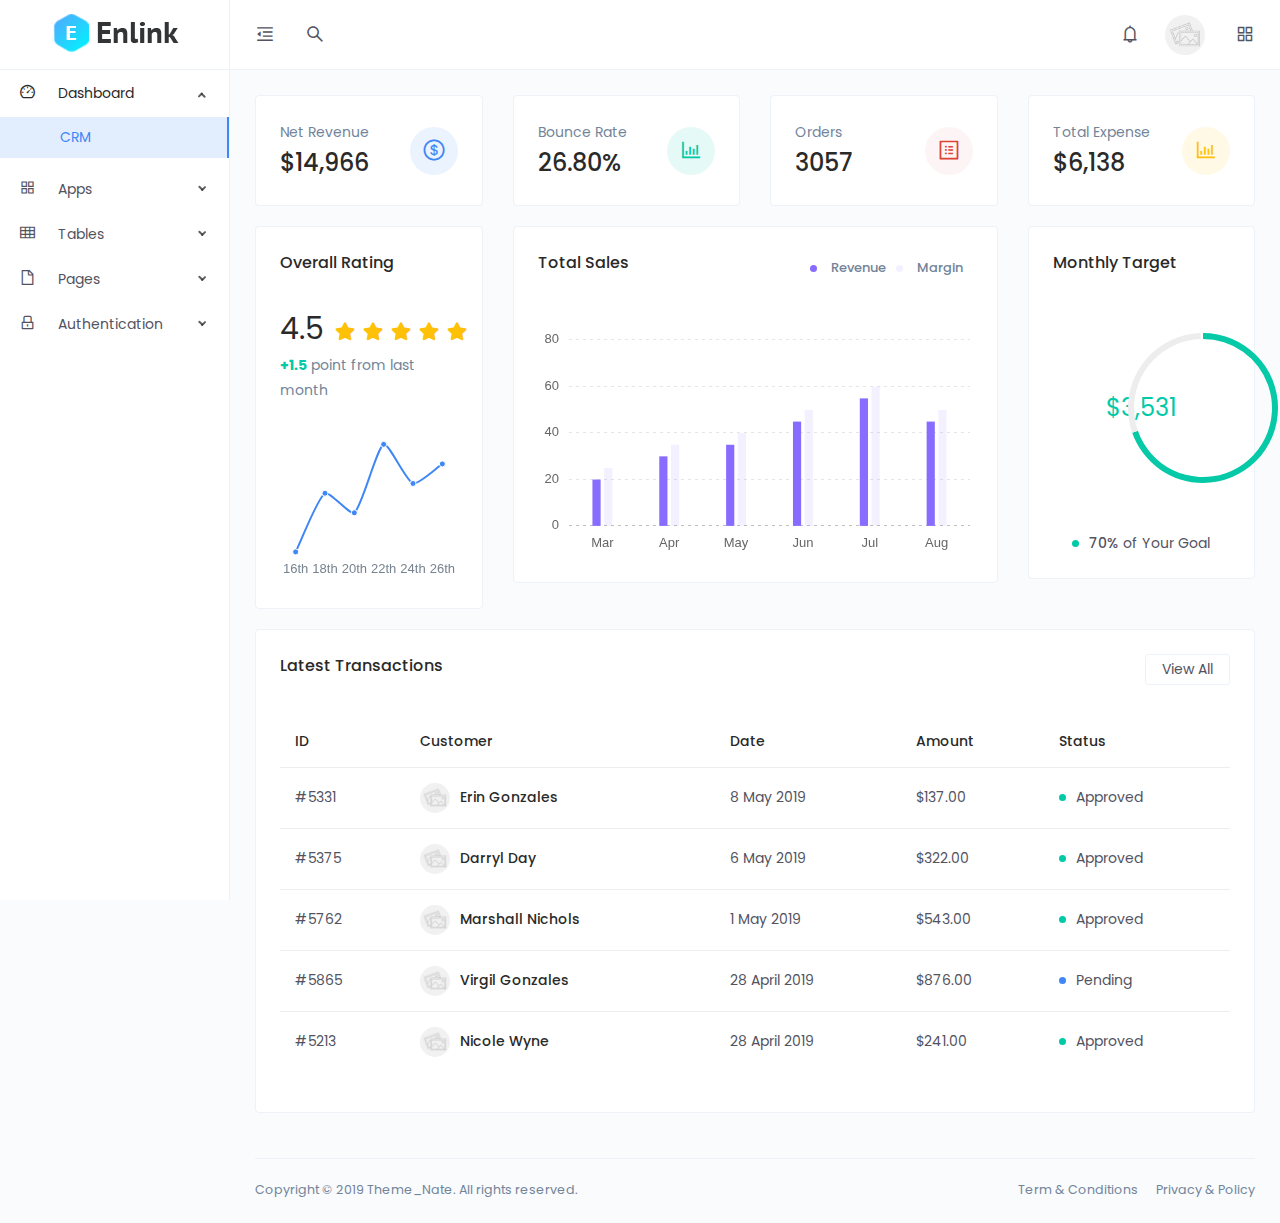
<file: index-crm.html>
<!DOCTYPE html>
<html lang="en">

<head>
    <meta charset="utf-8">
    <meta name="viewport" content="width=device-width, initial-scale=1, shrink-to-fit=no">
    <title>Enlink - Admin Dashboard Template</title>

    <!-- Favicon -->
    <link rel="shortcut icon" href="assets/images/logo/favicon.png">

    <!-- page css -->
    <link href="assets/vendors/bootstrap-datepicker/bootstrap-datepicker.min.css" rel="stylesheet">

    <!-- Core css -->
    <link href="assets/css/app.min.css" rel="stylesheet">

</head>

<body>
    <div class="app">
        <div class="layout">
            <!-- Header START -->
            <div class="header">
                <div class="logo logo-dark">
                    <a href="index.html">
                        <img src="assets/images/logo/logo.png" alt="Logo">
                        <img class="logo-fold" src="assets/images/logo/logo-fold.png" alt="Logo">
                    </a>
                </div>
                <div class="logo logo-white">
                    <a href="index.html">
                        <img src="assets/images/logo/logo-white.png" alt="Logo">
                        <img class="logo-fold" src="assets/images/logo/logo-fold-white.png" alt="Logo">
                    </a>
                </div>
                <div class="nav-wrap">
                    <ul class="nav-left">
                        <li class="desktop-toggle">
                            <a href="javascript:void(0);">
                                <i class="anticon"></i>
                            </a>
                        </li>
                        <li class="mobile-toggle">
                            <a href="javascript:void(0);">
                                <i class="anticon"></i>
                            </a>
                        </li>
                        <li>
                            <a href="javascript:void(0);" data-toggle="modal" data-target="#search-drawer">
                                <i class="anticon anticon-search"></i>
                            </a>
                        </li>
                    </ul>
                    <ul class="nav-right">
                        <li class="dropdown dropdown-animated scale-left">
                            <a href="javascript:void(0);" data-toggle="dropdown">
                                <i class="anticon anticon-bell notification-badge"></i>
                            </a>
                            <div class="dropdown-menu pop-notification">
                                <div class="p-v-15 p-h-25 border-bottom d-flex justify-content-between align-items-center">
                                    <p class="text-dark font-weight-semibold m-b-0">
                                        <i class="anticon anticon-bell"></i>
                                        <span class="m-l-10">Notification</span>
                                    </p>
                                    <a class="btn-sm btn-default btn" href="javascript:void(0);">
                                        <small>View All</small>
                                    </a>
                                </div>
                                <div class="relative">
                                    <div class="overflow-y-auto relative scrollable" style="max-height: 300px">
                                        <a href="javascript:void(0);" class="dropdown-item d-block p-15 border-bottom">
                                            <div class="d-flex">
                                                <div class="avatar avatar-blue avatar-icon">
                                                    <i class="anticon anticon-mail"></i>
                                                </div>
                                                <div class="m-l-15">
                                                    <p class="m-b-0 text-dark">You received a new message</p>
                                                    <p class="m-b-0"><small>8 min ago</small></p>
                                                </div>
                                            </div>
                                        </a>
                                        <a href="javascript:void(0);" class="dropdown-item d-block p-15 border-bottom">
                                            <div class="d-flex">
                                                <div class="avatar avatar-cyan avatar-icon">
                                                    <i class="anticon anticon-user-add"></i>
                                                </div>
                                                <div class="m-l-15">
                                                    <p class="m-b-0 text-dark">New user registered</p>
                                                    <p class="m-b-0"><small>7 hours ago</small></p>
                                                </div>
                                            </div>
                                        </a>
                                        <a href="javascript:void(0);" class="dropdown-item d-block p-15 border-bottom">
                                            <div class="d-flex">
                                                <div class="avatar avatar-red avatar-icon">
                                                    <i class="anticon anticon-user-add"></i>
                                                </div>
                                                <div class="m-l-15">
                                                    <p class="m-b-0 text-dark">System Alert</p>
                                                    <p class="m-b-0"><small>8 hours ago</small></p>
                                                </div>
                                            </div>
                                        </a>
                                        <a href="javascript:void(0);" class="dropdown-item d-block p-15 ">
                                            <div class="d-flex">
                                                <div class="avatar avatar-gold avatar-icon">
                                                    <i class="anticon anticon-user-add"></i>
                                                </div>
                                                <div class="m-l-15">
                                                    <p class="m-b-0 text-dark">You have a new update</p>
                                                    <p class="m-b-0"><small>2 days ago</small></p>
                                                </div>
                                            </div>
                                        </a>
                                    </div>
                                </div>
                            </div>
                        </li>
                        <li class="dropdown dropdown-animated scale-left">
                            <div class="pointer" data-toggle="dropdown">
                                <div class="avatar avatar-image  m-h-10 m-r-15">
                                    <img src="assets/images/avatars/thumb-3.jpg"  alt="">
                                </div>
                            </div>
                            <div class="p-b-15 p-t-20 dropdown-menu pop-profile">
                                <div class="p-h-20 p-b-15 m-b-10 border-bottom">
                                    <div class="d-flex m-r-50">
                                        <div class="avatar avatar-lg avatar-image">
                                            <img src="assets/images/avatars/thumb-3.jpg" alt="">
                                        </div>
                                        <div class="m-l-10">
                                            <p class="m-b-0 text-dark font-weight-semibold">Marshall Nichols</p>
                                            <p class="m-b-0 opacity-07">UI/UX Desinger</p>
                                        </div>
                                    </div>
                                </div>
                                <a href="javascript:void(0);" class="dropdown-item d-block p-h-15 p-v-10">
                                    <div class="d-flex align-items-center justify-content-between">
                                        <div>
                                            <i class="anticon opacity-04 font-size-16 anticon-user"></i>
                                            <span class="m-l-10">Edit Profile</span>
                                        </div>
                                        <i class="anticon font-size-10 anticon-right"></i>
                                    </div>
                                </a>
                                <a href="javascript:void(0);" class="dropdown-item d-block p-h-15 p-v-10">
                                    <div class="d-flex align-items-center justify-content-between">
                                        <div>
                                            <i class="anticon opacity-04 font-size-16 anticon-lock"></i>
                                            <span class="m-l-10">Account Setting</span>
                                        </div>
                                        <i class="anticon font-size-10 anticon-right"></i>
                                    </div>
                                </a>
                                <a href="javascript:void(0);" class="dropdown-item d-block p-h-15 p-v-10">
                                    <div class="d-flex align-items-center justify-content-between">
                                        <div>
                                            <i class="anticon opacity-04 font-size-16 anticon-project"></i>
                                            <span class="m-l-10">Projects</span>
                                        </div>
                                        <i class="anticon font-size-10 anticon-right"></i>
                                    </div>
                                </a>
                                <a href="javascript:void(0);" class="dropdown-item d-block p-h-15 p-v-10">
                                    <div class="d-flex align-items-center justify-content-between">
                                        <div>
                                            <i class="anticon opacity-04 font-size-16 anticon-logout"></i>
                                            <span class="m-l-10">Logout</span>
                                        </div>
                                        <i class="anticon font-size-10 anticon-right"></i>
                                    </div>
                                </a>
                            </div>
                        </li>
                        <li>
                            <a href="javascript:void(0);" data-toggle="modal" data-target="#quick-view">
                                <i class="anticon anticon-appstore"></i>
                            </a>
                        </li>
                    </ul>
                </div>
            </div>    
            <!-- Header END -->

            <!-- Side Nav START -->
            <div class="side-nav">
                <div class="side-nav-inner">
                    <ul class="side-nav-menu scrollable">
                        <li class="nav-item dropdown open">
                            <a class="dropdown-toggle" href="javascript:void(0);">
                                <span class="icon-holder">
                                    <i class="anticon anticon-dashboard"></i>
                                </span>
                             
                                <span class="title">Dashboard</span>
                               
                                <span class="arrow">
                                    <i class="arrow-icon"></i>
                                </span>
                            </a>
                            <ul class="dropdown-menu">
                            
                                <li class="active">
                                    <a href="index-crm.html">CRM</a>
                                </li>
                               
                            </ul>
                        </li>
                        <li class="nav-item dropdown">
                            <a class="dropdown-toggle" href="javascript:void(0);">
                                <span class="icon-holder">
                                    <i class="anticon anticon-appstore"></i>
                                </span>
                                <span class="title">Apps</span>
                                <span class="arrow">
                                    <i class="arrow-icon"></i>
                                </span>
                            </a>
                            <ul class="dropdown-menu">
                                <li>
                                    <a href="app-chat.html">Chat</a>
                                </li>
                              
                                <li class="nav-item dropdown">
                                    <a href="javascript:void(0);">
                                        <span>E-commerce</span>
                                        <span class="arrow">
                                            <i class="arrow-icon"></i>
                                        </span>
                                    </a>
                                    <ul class="dropdown-menu">
                                        <li>
                                            <a href="app-e-commerce-order-list.html">Orders List</a>
                                        </li>
                                        <li>
                                            <a href="app-e-commerce-products.html">Products</a>
                                        </li>
                                        <li>
                                            <a href="app-e-commerce-products-list.html">Products List</a>
                                        </li>
                                        <li>
                                            <a href="app-e-commerce-products-edit.html">Products Edit</a>
                                        </li>
                                    </ul>
                                </li>
                            </ul>
                        </li>
                    
                       
                     
                        <li class="nav-item dropdown">
                            <a class="dropdown-toggle" href="javascript:void(0);">
                                <span class="icon-holder">
                                    <i class="anticon anticon-table"></i>
                                </span>
                                <span class="title">Tables</span>
                                <span class="arrow">
                                    <i class="arrow-icon"></i>
                                </span>
                            </a>
                            <ul class="dropdown-menu">
                              
                                <li>
                                    <a href="data-table.html">Data Table</a>
                                </li>
                            </ul>
                        </li>
                     
                        <li class="nav-item dropdown">
                            <a class="dropdown-toggle" href="javascript:void(0);">
                                <span class="icon-holder">
                                    <i class="anticon anticon-file"></i>
                                </span>
                                <span class="title">Pages</span>
                                <span class="arrow">
                                    <i class="arrow-icon"></i>
                                </span>
                            </a>
                            <ul class="dropdown-menu">
                                <li>
                                    <a href="profile.html">Profile</a>
                                </li>
                                <li>
                                    <a href="invoice.html">Invoice</a>
                                </li>
                               
                                <li>
                                    <a href="setting.html">Setting</a>
                                </li>
                                <li class="nav-item dropdown">
                                    <a href="javascript:void(0);">
                                        <span>Blog</span>
                                        <span class="arrow">
                                            <i class="arrow-icon"></i>
                                        </span>
                                    </a>
                                    <ul class="dropdown-menu">
                                        <li>
                                            <a href="blog-grid.html">Blog Grid</a>
                                        </li>
                                        <li>
                                            <a href="blog-list.html">Blog List</a>
                                        </li>
                                        <li>
                                            <a href="blog-post.html">Blog Post</a>
                                        </li>
                                    </ul>
                                </li>
                            </ul>
                        </li>
                        <li class="nav-item dropdown">
                            <a class="dropdown-toggle" href="javascript:void(0);">
                                <span class="icon-holder">
                                    <i class="anticon anticon-lock"></i>
                                </span>
                                <span class="title">Authentication</span>
                                <span class="arrow">
                                    <i class="arrow-icon"></i>
                                </span>
                            </a>
                            <ul class="dropdown-menu">
                                <li>
                                    <a href="login-1.html">Login 1</a>
                                </li>
                              
                                <li>
                                    <a href="sign-up-1.html">Sign Up 1</a>
                                </li>
                              
                                <li>
                                    <a href="error-1.html">Error 1</a>
                                </li>
                               
                            </ul>
                        </li>
                    </ul>
                </div>
            </div>
            <!-- Side Nav END -->

            <!-- Page Container START -->
            <div class="page-container">
                
                <!-- Content Wrapper START -->
                <div class="main-content">
                    <div class="row">
                        <div class="col-md-6 col-lg-3">
                            <div class="card">
                                <div class="card-body">
                                    <div class="d-flex justify-content-between align-items-center">
                                        <div>
                                            <p class="m-b-0">Net Revenue</p>
                                            <h2 class="m-b-0">
                                                <span>$14,966</span>
                                            </h2>
                                        </div>
                                        <div class="avatar avatar-icon avatar-lg avatar-blue">
                                            <i class="anticon anticon-dollar"></i>
                                        </div>
                                    </div>
                                </div>
                            </div>
                        </div>
                        <div class="col-md-6 col-lg-3">
                            <div class="card">
                                <div class="card-body">
                                    <div class="d-flex justify-content-between align-items-center">
                                        <div>
                                            <p class="m-b-0">Bounce Rate</p>
                                            <h2 class="m-b-0">
                                                <span>26.80%</span>
                                            </h2>
                                        </div>
                                        <div class="avatar avatar-icon avatar-lg avatar-cyan">
                                            <i class="anticon anticon-bar-chart"></i>
                                        </div>
                                    </div>
                                </div>
                            </div>
                        </div>
                        <div class="col-md-6 col-lg-3">
                            <div class="card">
                                <div class="card-body">
                                    <div class="d-flex justify-content-between align-items-center">
                                        <div>
                                            <p class="m-b-0">Orders</p>
                                            <h2 class="m-b-0">
                                                <span>3057</span>
                                            </h2>
                                        </div>
                                        <div class="avatar avatar-icon avatar-lg avatar-red">
                                            <i class="anticon anticon-profile"></i>
                                        </div>
                                    </div>
                                </div>
                            </div>
                        </div>
                        <div class="col-md-6 col-lg-3">
                            <div class="card">
                                <div class="card-body">
                                    <div class="d-flex justify-content-between align-items-center">
                                        <div>
                                            <p class="m-b-0">Total Expense</p>
                                            <h2 class="m-b-0">
                                                <span>$6,138</span>
                                            </h2>
                                        </div>
                                        <div class="avatar avatar-icon avatar-lg avatar-gold">
                                            <i class="anticon anticon-bar-chart"></i>
                                        </div>
                                    </div>
                                </div>
                            </div>
                        </div>
                    </div>
                    <div class="row">
                        <div class="col-lg-3">
                            <div class="card">
                                <div class="card-body">
                                    <div class="d-flex justify-content-between align-items-center">
                                        <h5>Overall Rating</h5>
                                    </div>
                                    <div class="d-flex align-items-center m-t-20">
                                        <h1 class="m-b-0 m-r-10 font-weight-normal">4.5</h1>
                                        <div class="star-rating m-t-15">
                                            <input type="radio" id="star1-5" name="rating-1" value="5" checked disabled/><label for="star1-5" title="5 star"></label>
                                            <input type="radio" id="star1-4" name="rating-1" value="4" disabled/><label for="star1-4" title="4 star"></label>
                                            <input type="radio" id="star1-3" name="rating-1" value="3" disabled/><label for="star1-3" title="3 star"></label>
                                            <input type="radio" id="star1-2" name="rating-1" value="2" disabled/><label for="star1-2" title="2 star"></label>
                                            <input type="radio" id="star1-1" name="rating-1" value="1" disabled/><label for="star1-1" title="1 star"></label>
                                        </div>
                                    </div>
                                    <p><span class="text-success font-weight-bold">+1.5</span> point from last month</p>
                                    <div class="m-t-30" style="height: 150px">
                                        <canvas class="chart" id="rating-chart"></canvas>
                                    </div>
                                </div>
                            </div>
                        </div>
                        <div class="col-lg-6">
                            <div class="card">
                                <div class="card-body">
                                    <div class="d-md-flex justify-content-between align-items-center">
                                        <h5>Total Sales</h5>
                                        <div class="d-flex">
                                            <div class="m-r-10">
                                                <span class="badge badge-secondary badge-dot m-r-10"></span>
                                                <span class="text-gray font-weight-semibold font-size-13">Revenue</span>
                                            </div>
                                            <div class="m-r-10">
                                                <span class="badge badge-purple badge-dot m-r-10"></span>
                                                <span class="text-gray font-weight-semibold font-size-13">Margin</span>
                                            </div>
                                        </div>
                                    </div>
                                    <div class="m-t-50" style="height: 225px">
                                        <canvas class="chart" id="sales-chart"></canvas>
                                    </div>
                                </div>
                            </div>
                        </div>
                        <div class="col-lg-3">
                            <div class="card">
                                <div class="card-body">
                                    <div class="d-flex justify-content-between align-items-center">
                                        <h5>Monthly Target</h5>
                                    </div>  
                                    <div class="d-flex align-items-center position-relative m-v-50" style="height:150px;">
                                        <div class="w-100 position-absolute" style="height:150px; top:0;">
                                            <canvas class="chart m-h-auto" id="porgress-chart"></canvas>
                                        </div>
                                        <h2 class="w-100 text-center text-large m-b-0 text-success font-weight-normal">$3,531</h2>
                                     </div>
                                    <div class="d-flex justify-content-center align-items-center">
                                        <span class="badge badge-success badge-dot m-r-10"></span>
                                        <span><span class="font-weight-semibold">70%</span> of Your Goal</span>
                                    </div>
                                </div>
                            </div>
                        </div>
                    </div>
                    <div class="row">
                        <div class="col-md-12">
                            <div class="card">
                                <div class="card-body">
                                    <div class="d-flex justify-content-between align-items-center">
                                        <h5>Latest Transactions</h5>
                                        <div>
                                            <a href="javascript:void(0);" class="btn btn-sm btn-default">View All</a>
                                        </div>
                                    </div>
                                    <div class="m-t-30">
                                        <div class="table-responsive">
                                            <table class="table table-hover">
                                                <thead>
                                                    <tr>
                                                        <th>ID</th>
                                                        <th>Customer</th>
                                                        <th>Date</th>
                                                        <th>Amount</th>
                                                        <th>Status</th>
                                                    </tr>
                                                </thead>
                                                <tbody>
                                                    <tr>
                                                        <td>#5331</td>
                                                        <td>
                                                            <div class="d-flex align-items-center">
                                                                <div class="d-flex align-items-center">
                                                                    <div class="avatar avatar-image" style="height: 30px; min-width: 30px; max-width:30px">
                                                                        <img src="assets/images/avatars/thumb-1.jpg" alt="">
                                                                    </div>
                                                                    <h6 class="m-l-10 m-b-0">Erin Gonzales</h6>
                                                                </div>
                                                            </div>
                                                        </td>
                                                        <td>8 May 2019</td>
                                                        <td>$137.00</td>
                                                        <td>
                                                            <div class="d-flex align-items-center">
                                                                <span class="badge badge-success badge-dot m-r-10"></span>
                                                                <span>Approved</span>
                                                            </div>
                                                        </td>
                                                    </tr>
                                                    <tr>
                                                        <td>#5375</td>
                                                        <td>
                                                            <div class="d-flex align-items-center">
                                                                <div class="d-flex align-items-center">
                                                                    <div class="avatar avatar-image" style="height: 30px; min-width: 30px; max-width:30px">
                                                                        <img src="assets/images/avatars/thumb-2.jpg" alt="">
                                                                    </div>
                                                                    <h6 class="m-l-10 m-b-0">Darryl Day</h6>
                                                                </div>
                                                            </div>
                                                        </td>
                                                        <td>6 May 2019</td>
                                                        <td>$322.00</td>
                                                        <td>
                                                            <div class="d-flex align-items-center">
                                                                <span class="badge badge-success badge-dot m-r-10"></span>
                                                                <span>Approved</span>
                                                            </div>
                                                        </td>
                                                    </tr>
                                                    <tr>
                                                        <td>#5762</td>
                                                        <td>
                                                            <div class="d-flex align-items-center">
                                                                <div class="d-flex align-items-center">
                                                                    <div class="avatar avatar-image" style="height: 30px; min-width: 30px; max-width:30px">
                                                                        <img src="assets/images/avatars/thumb-3.jpg" alt="">
                                                                    </div>
                                                                    <h6 class="m-l-10 m-b-0">Marshall Nichols</h6>
                                                                </div>
                                                            </div>
                                                        </td>
                                                        <td>1 May 2019</td>
                                                        <td>$543.00</td>
                                                        <td>
                                                            <div class="d-flex align-items-center">
                                                                <span class="badge badge-success badge-dot m-r-10"></span>
                                                                <span>Approved</span>
                                                            </div>
                                                        </td>
                                                    </tr>
                                                    <tr>
                                                        <td>#5865</td>
                                                        <td>
                                                            <div class="d-flex align-items-center">
                                                                <div class="d-flex align-items-center">
                                                                    <div class="avatar avatar-image" style="height: 30px; min-width: 30px; max-width:30px">
                                                                        <img src="assets/images/avatars/thumb-4.jpg" alt="">
                                                                    </div>
                                                                    <h6 class="m-l-10 m-b-0">Virgil Gonzales</h6>
                                                                </div>
                                                            </div>
                                                        </td>
                                                        <td>28 April 2019</td>
                                                        <td>$876.00</td>
                                                        <td>
                                                            <div class="d-flex align-items-center">
                                                                <span class="badge badge-primary badge-dot m-r-10"></span>
                                                                <span>Pending</span>
                                                            </div>
                                                        </td>
                                                    </tr>
                                                    <tr>
                                                        <td>#5213</td>
                                                        <td>
                                                            <div class="d-flex align-items-center">
                                                                <div class="d-flex align-items-center">
                                                                    <div class="avatar avatar-image" style="height: 30px; min-width: 30px; max-width:30px">
                                                                        <img src="assets/images/avatars/thumb-5.jpg" alt="">
                                                                    </div>
                                                                    <h6 class="m-l-10 m-b-0">Nicole Wyne</h6>
                                                                </div>
                                                            </div>
                                                        </td>
                                                        <td>28 April 2019</td>
                                                        <td>$241.00</td>
                                                        <td>
                                                            <div class="d-flex align-items-center">
                                                                <span class="badge badge-success badge-dot m-r-10"></span>
                                                                <span>Approved</span>
                                                            </div>
                                                        </td>
                                                    </tr>
                                                </tbody>
                                            </table>
                                        </div>
                                    </div>
                                </div>
                            </div>
                        </div>
                    </div>
                </div>
                <!-- Content Wrapper END -->

                <!-- Footer START -->
                <footer class="footer">
                    <div class="footer-content">
                        <p class="m-b-0">Copyright © 2019 Theme_Nate. All rights reserved.</p>
                        <span>
                            <a href="" class="text-gray m-r-15">Term &amp; Conditions</a>
                            <a href="" class="text-gray">Privacy &amp; Policy</a>
                        </span>
                    </div>
                </footer>
                <!-- Footer END -->

            </div>
            <!-- Page Container END -->

            <!-- Search Start-->
            <div class="modal modal-left fade search" id="search-drawer">
                <div class="modal-dialog">
                    <div class="modal-content">
                        <div class="modal-header justify-content-between align-items-center">
                            <h5 class="modal-title">Search</h5>
                            <button type="button" class="close" data-dismiss="modal">
                                <i class="anticon anticon-close"></i>
                            </button>
                        </div>
                        <div class="modal-body scrollable">
                            <div class="input-affix">
                                <i class="prefix-icon anticon anticon-search"></i>
                                <input type="text" class="form-control" placeholder="Search">
                            </div>
                            <div class="m-t-30">
                                <h5 class="m-b-20">Files</h5>
                                <div class="d-flex m-b-30">
                                    <div class="avatar avatar-cyan avatar-icon">
                                        <i class="anticon anticon-file-excel"></i>
                                    </div>
                                    <div class="m-l-15">
                                        <a href="javascript:void(0);" class="text-dark m-b-0 font-weight-semibold">Quater Report.exl</a>
                                        <p class="m-b-0 text-muted font-size-13">by Finance</p>
                                    </div>
                                </div>
                                <div class="d-flex m-b-30">
                                    <div class="avatar avatar-blue avatar-icon">
                                        <i class="anticon anticon-file-word"></i>
                                    </div>
                                    <div class="m-l-15">
                                        <a href="javascript:void(0);" class="text-dark m-b-0 font-weight-semibold">Documentaion.docx</a>
                                        <p class="m-b-0 text-muted font-size-13">by Developers</p>
                                    </div>
                                </div>
                                <div class="d-flex m-b-30">
                                    <div class="avatar avatar-purple avatar-icon">
                                        <i class="anticon anticon-file-text"></i>
                                    </div>
                                    <div class="m-l-15">
                                        <a href="javascript:void(0);" class="text-dark m-b-0 font-weight-semibold">Recipe.txt</a>
                                        <p class="m-b-0 text-muted font-size-13">by The Chef</p>
                                    </div>
                                </div>
                                <div class="d-flex m-b-30">
                                    <div class="avatar avatar-red avatar-icon">
                                        <i class="anticon anticon-file-pdf"></i>
                                    </div>
                                    <div class="m-l-15">
                                        <a href="javascript:void(0);" class="text-dark m-b-0 font-weight-semibold">Project Requirement.pdf</a>
                                        <p class="m-b-0 text-muted font-size-13">by Project Manager</p>
                                    </div>
                                </div>
                            </div>
                            <div class="m-t-30">
                                <h5 class="m-b-20">Members</h5>
                                <div class="d-flex m-b-30">
                                    <div class="avatar avatar-image">
                                        <img src="assets/images/avatars/thumb-1.jpg" alt="">
                                    </div>
                                    <div class="m-l-15">
                                        <a href="javascript:void(0);" class="text-dark m-b-0 font-weight-semibold">Erin Gonzales</a>
                                        <p class="m-b-0 text-muted font-size-13">UI/UX Designer</p>
                                    </div>
                                </div>
                                <div class="d-flex m-b-30">
                                    <div class="avatar avatar-image">
                                        <img src="assets/images/avatars/thumb-2.jpg" alt="">
                                    </div>
                                    <div class="m-l-15">
                                        <a href="javascript:void(0);" class="text-dark m-b-0 font-weight-semibold">Darryl Day</a>
                                        <p class="m-b-0 text-muted font-size-13">Software Engineer</p>
                                    </div>
                                </div>
                                <div class="d-flex m-b-30">
                                    <div class="avatar avatar-image">
                                        <img src="assets/images/avatars/thumb-3.jpg" alt="">
                                    </div>
                                    <div class="m-l-15">
                                        <a href="javascript:void(0);" class="text-dark m-b-0 font-weight-semibold">Marshall Nichols</a>
                                        <p class="m-b-0 text-muted font-size-13">Data Analyst</p>
                                    </div>
                                </div>
                            </div>   
                            <div class="m-t-30">
                                <h5 class="m-b-20">News</h5> 
                                <div class="d-flex m-b-30">
                                    <div class="avatar avatar-image">
                                        <img src="assets/images/others/img-1.jpg" alt="">
                                    </div>
                                    <div class="m-l-15">
                                        <a href="javascript:void(0);" class="text-dark m-b-0 font-weight-semibold">5 Best Handwriting Fonts</a>
                                        <p class="m-b-0 text-muted font-size-13">
                                            <i class="anticon anticon-clock-circle"></i>
                                            <span class="m-l-5">25 Nov 2018</span>
                                        </p>
                                    </div>
                                </div>
                            </div>    
                        </div>
                    </div>
                </div>
            </div>
            <!-- Search End-->

            <!-- Quick View START -->
            <div class="modal modal-right fade quick-view" id="quick-view">
                <div class="modal-dialog">
                    <div class="modal-content">
                        <div class="modal-header justify-content-between align-items-center">
                            <h5 class="modal-title">Theme Config</h5>
                        </div>
                        <div class="modal-body scrollable">
                            <div class="m-b-30">
                                <h5 class="m-b-0">Header Color</h5>
                                <p>Config header background color</p>
                                <div class="theme-configurator d-flex m-t-10">
                                    <div class="radio">
                                        <input id="header-default" name="header-theme" type="radio" checked value="default">
                                        <label for="header-default"></label>
                                    </div>
                                    <div class="radio">
                                        <input id="header-primary" name="header-theme" type="radio" value="primary">
                                        <label for="header-primary"></label>
                                    </div>
                                    <div class="radio">
                                        <input id="header-success" name="header-theme" type="radio" value="success">
                                        <label for="header-success"></label>
                                    </div>
                                    <div class="radio">
                                        <input id="header-secondary" name="header-theme" type="radio" value="secondary">
                                        <label for="header-secondary"></label>
                                    </div>
                                    <div class="radio">
                                        <input id="header-danger" name="header-theme" type="radio" value="danger">
                                        <label for="header-danger"></label>
                                    </div>
                                </div>
                            </div>
                            <hr>
                            <div>
                                <h5 class="m-b-0">Side Nav Dark</h5>
                                <p>Change Side Nav to dark</p>
                                <div class="switch d-inline">
                                    <input type="checkbox" name="side-nav-theme-toogle" id="side-nav-theme-toogle">
                                    <label for="side-nav-theme-toogle"></label>
                                </div>
                            </div>
                            <hr>
                            <div>
                                <h5 class="m-b-0">Folded Menu</h5>
                                <p>Toggle Folded Menu</p>
                                <div class="switch d-inline">
                                    <input type="checkbox" name="side-nav-fold-toogle" id="side-nav-fold-toogle">
                                    <label for="side-nav-fold-toogle"></label>
                                </div>
                            </div>
                        </div>
                    </div>
                </div>            
            </div>
            <!-- Quick View END -->
        </div>
    </div>

    
    <!-- Core Vendors JS -->
    <script src="assets/js/vendors.min.js"></script>

    <!-- page js -->
    <script src="assets/vendors/chartjs/Chart.min.js"></script>
    <script src="assets/js/pages/dashboard-crm.js"></script>

    <!-- Core JS -->
    <script src="assets/js/app.min.js"></script>

</body>

</html>
</file>
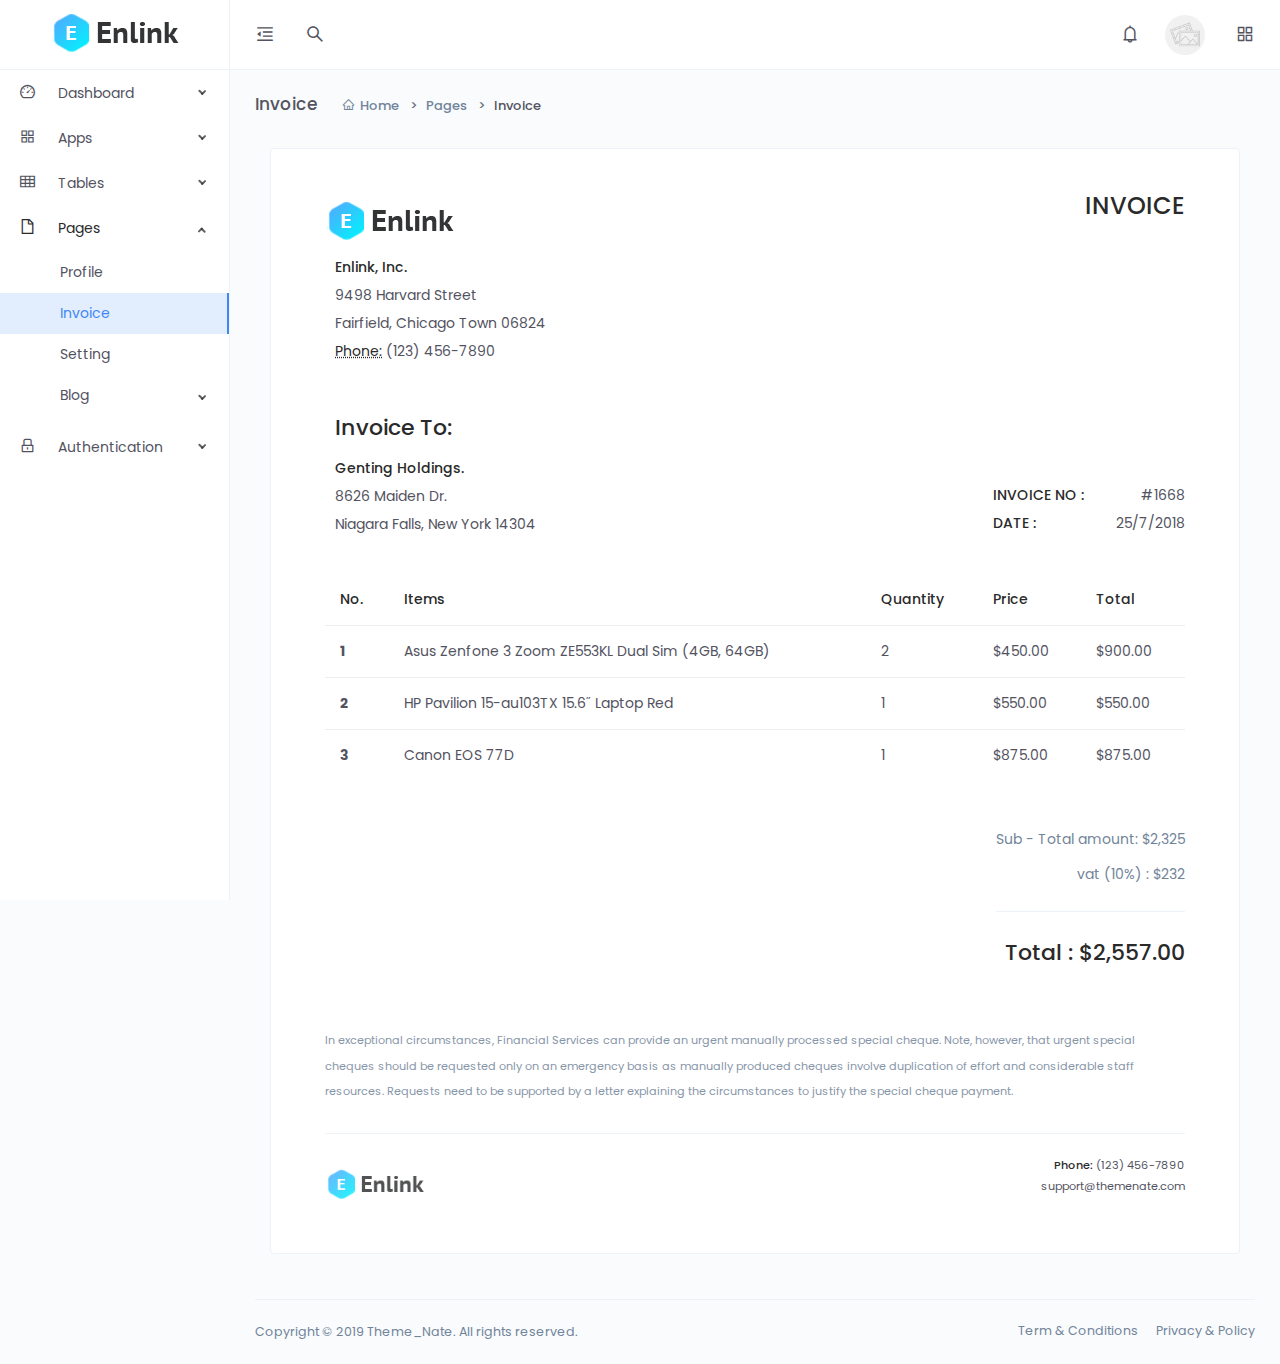
<file: invoice.html>
<!DOCTYPE html>
<html lang="en">

<head>
    <meta charset="utf-8">
    <meta name="viewport" content="width=device-width, initial-scale=1, shrink-to-fit=no">
    <title>Enlink - Admin Dashboard Template</title>

    <!-- Favicon -->
    <link rel="shortcut icon" href="assets/images/logo/favicon.png">

    <!-- page css -->

    <!-- Core css -->
    <link href="assets/css/app.min.css" rel="stylesheet">

</head>

<body>
    <div class="app">
        <div class="layout">
            <!-- Header START -->
            <div class="header">
                <div class="logo logo-dark">
                    <a href="index.html">
                        <img src="assets/images/logo/logo.png" alt="Logo">
                        <img class="logo-fold" src="assets/images/logo/logo-fold.png" alt="Logo">
                    </a>
                </div>
                <div class="logo logo-white">
                    <a href="index.html">
                        <img src="assets/images/logo/logo-white.png" alt="Logo">
                        <img class="logo-fold" src="assets/images/logo/logo-fold-white.png" alt="Logo">
                    </a>
                </div>
                <div class="nav-wrap">
                    <ul class="nav-left">
                        <li class="desktop-toggle">
                            <a href="javascript:void(0);">
                                <i class="anticon"></i>
                            </a>
                        </li>
                        <li class="mobile-toggle">
                            <a href="javascript:void(0);">
                                <i class="anticon"></i>
                            </a>
                        </li>
                        <li>
                            <a href="javascript:void(0);" data-toggle="modal" data-target="#search-drawer">
                                <i class="anticon anticon-search"></i>
                            </a>
                        </li>
                    </ul>
                    <ul class="nav-right">
                        <li class="dropdown dropdown-animated scale-left">
                            <a href="javascript:void(0);" data-toggle="dropdown">
                                <i class="anticon anticon-bell notification-badge"></i>
                            </a>
                            <div class="dropdown-menu pop-notification">
                                <div class="p-v-15 p-h-25 border-bottom d-flex justify-content-between align-items-center">
                                    <p class="text-dark font-weight-semibold m-b-0">
                                        <i class="anticon anticon-bell"></i>
                                        <span class="m-l-10">Notification</span>
                                    </p>
                                    <a class="btn-sm btn-default btn" href="javascript:void(0);">
                                        <small>View All</small>
                                    </a>
                                </div>
                                <div class="relative">
                                    <div class="overflow-y-auto relative scrollable" style="max-height: 300px">
                                        <a href="javascript:void(0);" class="dropdown-item d-block p-15 border-bottom">
                                            <div class="d-flex">
                                                <div class="avatar avatar-blue avatar-icon">
                                                    <i class="anticon anticon-mail"></i>
                                                </div>
                                                <div class="m-l-15">
                                                    <p class="m-b-0 text-dark">You received a new message</p>
                                                    <p class="m-b-0"><small>8 min ago</small></p>
                                                </div>
                                            </div>
                                        </a>
                                        <a href="javascript:void(0);" class="dropdown-item d-block p-15 border-bottom">
                                            <div class="d-flex">
                                                <div class="avatar avatar-cyan avatar-icon">
                                                    <i class="anticon anticon-user-add"></i>
                                                </div>
                                                <div class="m-l-15">
                                                    <p class="m-b-0 text-dark">New user registered</p>
                                                    <p class="m-b-0"><small>7 hours ago</small></p>
                                                </div>
                                            </div>
                                        </a>
                                        <a href="javascript:void(0);" class="dropdown-item d-block p-15 border-bottom">
                                            <div class="d-flex">
                                                <div class="avatar avatar-red avatar-icon">
                                                    <i class="anticon anticon-user-add"></i>
                                                </div>
                                                <div class="m-l-15">
                                                    <p class="m-b-0 text-dark">System Alert</p>
                                                    <p class="m-b-0"><small>8 hours ago</small></p>
                                                </div>
                                            </div>
                                        </a>
                                        <a href="javascript:void(0);" class="dropdown-item d-block p-15 ">
                                            <div class="d-flex">
                                                <div class="avatar avatar-gold avatar-icon">
                                                    <i class="anticon anticon-user-add"></i>
                                                </div>
                                                <div class="m-l-15">
                                                    <p class="m-b-0 text-dark">You have a new update</p>
                                                    <p class="m-b-0"><small>2 days ago</small></p>
                                                </div>
                                            </div>
                                        </a>
                                    </div>
                                </div>
                            </div>
                        </li>
                        <li class="dropdown dropdown-animated scale-left">
                            <div class="pointer" data-toggle="dropdown">
                                <div class="avatar avatar-image  m-h-10 m-r-15">
                                    <img src="assets/images/avatars/thumb-3.jpg"  alt="">
                                </div>
                            </div>
                            <div class="p-b-15 p-t-20 dropdown-menu pop-profile">
                                <div class="p-h-20 p-b-15 m-b-10 border-bottom">
                                    <div class="d-flex m-r-50">
                                        <div class="avatar avatar-lg avatar-image">
                                            <img src="assets/images/avatars/thumb-3.jpg" alt="">
                                        </div>
                                        <div class="m-l-10">
                                            <p class="m-b-0 text-dark font-weight-semibold">Marshall Nichols</p>
                                            <p class="m-b-0 opacity-07">UI/UX Desinger</p>
                                        </div>
                                    </div>
                                </div>
                                <a href="javascript:void(0);" class="dropdown-item d-block p-h-15 p-v-10">
                                    <div class="d-flex align-items-center justify-content-between">
                                        <div>
                                            <i class="anticon opacity-04 font-size-16 anticon-user"></i>
                                            <span class="m-l-10">Edit Profile</span>
                                        </div>
                                        <i class="anticon font-size-10 anticon-right"></i>
                                    </div>
                                </a>
                                <a href="javascript:void(0);" class="dropdown-item d-block p-h-15 p-v-10">
                                    <div class="d-flex align-items-center justify-content-between">
                                        <div>
                                            <i class="anticon opacity-04 font-size-16 anticon-lock"></i>
                                            <span class="m-l-10">Account Setting</span>
                                        </div>
                                        <i class="anticon font-size-10 anticon-right"></i>
                                    </div>
                                </a>
                                <a href="javascript:void(0);" class="dropdown-item d-block p-h-15 p-v-10">
                                    <div class="d-flex align-items-center justify-content-between">
                                        <div>
                                            <i class="anticon opacity-04 font-size-16 anticon-project"></i>
                                            <span class="m-l-10">Projects</span>
                                        </div>
                                        <i class="anticon font-size-10 anticon-right"></i>
                                    </div>
                                </a>
                                <a href="javascript:void(0);" class="dropdown-item d-block p-h-15 p-v-10">
                                    <div class="d-flex align-items-center justify-content-between">
                                        <div>
                                            <i class="anticon opacity-04 font-size-16 anticon-logout"></i>
                                            <span class="m-l-10">Logout</span>
                                        </div>
                                        <i class="anticon font-size-10 anticon-right"></i>
                                    </div>
                                </a>
                            </div>
                        </li>
                        <li>
                            <a href="javascript:void(0);" data-toggle="modal" data-target="#quick-view">
                                <i class="anticon anticon-appstore"></i>
                            </a>
                        </li>
                    </ul>
                </div>
            </div>    
            <!-- Header END -->

            <!-- Side Nav START -->
            <div class="side-nav">
                <div class="side-nav-inner">
                    <ul class="side-nav-menu scrollable">
                        <li class="nav-item dropdown">
                            <a class="dropdown-toggle" href="javascript:void(0);">
                                <span class="icon-holder">
                                    <i class="anticon anticon-dashboard"></i>
                                </span>
                                <span class="title">Dashboard</span>
                                <span class="arrow">
                                    <i class="arrow-icon"></i>
                                </span>
                            </a>
                            <ul class="dropdown-menu">
                              
                                <li>
                                    <a href="index-crm.html">CRM</a>
                                </li>
                              
                            </ul>
                        </li>
                        <li class="nav-item dropdown">
                            <a class="dropdown-toggle" href="javascript:void(0);">
                                <span class="icon-holder">
                                    <i class="anticon anticon-appstore"></i>
                                </span>
                                <span class="title">Apps</span>
                                <span class="arrow">
                                    <i class="arrow-icon"></i>
                                </span>
                            </a>
                            <ul class="dropdown-menu">
                                <li>
                                    <a href="app-chat.html">Chat</a>
                                </li>
                                
                                <li class="nav-item dropdown">
                                    <a href="javascript:void(0);">
                                        <span>E-commerce</span>
                                        <span class="arrow">
                                            <i class="arrow-icon"></i>
                                        </span>
                                    </a>
                                    <ul class="dropdown-menu">
                                        <li>
                                            <a href="app-e-commerce-order-list.html">Orders List</a>
                                        </li>
                                        <li>
                                            <a href="app-e-commerce-products.html">Products</a>
                                        </li>
                                        <li>
                                            <a href="app-e-commerce-products-list.html">Products List</a>
                                        </li>
                                        <li>
                                            <a href="app-e-commerce-products-edit.html">Products Edit</a>
                                        </li>
                                    </ul>
                                </li>
                            </ul>
                        </li>
                       
                        <li class="nav-item dropdown">
                            <a class="dropdown-toggle" href="javascript:void(0);">
                                <span class="icon-holder">
                                    <i class="anticon anticon-table"></i>
                                </span>
                                <span class="title">Tables</span>
                                <span class="arrow">
                                    <i class="arrow-icon"></i>
                                </span>
                            </a>
                            <ul class="dropdown-menu">
                               
                                <li>
                                    <a href="data-table.html">Data Table</a>
                                </li>
                            </ul>
                        </li>
                      
                        <li class="nav-item dropdown open">
                            <a class="dropdown-toggle" href="javascript:void(0);">
                                <span class="icon-holder">
                                    <i class="anticon anticon-file"></i>
                                </span>
                                <span class="title">Pages</span>
                                <span class="arrow">
                                    <i class="arrow-icon"></i>
                                </span>
                            </a>
                            <ul class="dropdown-menu">
                                <li>
                                    <a href="profile.html">Profile</a>
                                </li>
                                <li class="active">
                                    <a href="invoice.html">Invoice</a>
                                </li>
                               
                                <li>
                                    <a href="setting.html">Setting</a>
                                </li>
                                <li class="nav-item dropdown">
                                    <a href="javascript:void(0);">
                                        <span>Blog</span>
                                        <span class="arrow">
                                            <i class="arrow-icon"></i>
                                        </span>
                                    </a>
                                    <ul class="dropdown-menu">
                                        <li>
                                            <a href="blog-grid.html">Blog Grid</a>
                                        </li>
                                        <li>
                                            <a href="blog-list.html">Blog List</a>
                                        </li>
                                        <li>
                                            <a href="blog-post.html">Blog Post</a>
                                        </li>
                                    </ul>
                                </li>
                            </ul>
                        </li>
                        <li class="nav-item dropdown">
                            <a class="dropdown-toggle" href="javascript:void(0);">
                                <span class="icon-holder">
                                    <i class="anticon anticon-lock"></i>
                                </span>
                                <span class="title">Authentication</span>
                                <span class="arrow">
                                    <i class="arrow-icon"></i>
                                </span>
                            </a>
                            <ul class="dropdown-menu">
                                <li>
                                    <a href="login-1.html">Login 1</a>
                                </li>
                              
                                <li>
                                    <a href="sign-up-1.html">Sign Up 1</a>
                                </li>
                               
                                <li>
                                    <a href="error-1.html">Error 1</a>
                                </li>
                               
                            </ul>
                        </li>
                    </ul>
                </div>
            </div>
            <!-- Side Nav END -->

            <!-- Page Container START -->
            <div class="page-container">
                

                <!-- Content Wrapper START -->
                <div class="main-content">
                    <div class="page-header">
                        <h2 class="header-title">Invoice</h2>
                        <div class="header-sub-title">
                            <nav class="breadcrumb breadcrumb-dash">
                                <a href="#" class="breadcrumb-item"><i class="anticon anticon-home m-r-5"></i>Home</a>
                                <a class="breadcrumb-item" href="#">Pages</a>
                                <span class="breadcrumb-item active">Invoice</span>
                            </nav>
                        </div>
                    </div>
                    <div class="container">
                        <div class="card">
                            <div class="card-body">
                                <div id="invoice" class="p-h-30">
                                    <div class="m-t-15 lh-2">
                                        <div class="inline-block">
                                            <img class="img-fluid" src="assets/images/logo/logo.png" alt="">
                                            <address class="p-l-10">
                                                <span class="font-weight-semibold text-dark">Enlink, Inc.</span><br>
                                                <span>9498 Harvard Street</span><br>
                                                <span>Fairfield, Chicago Town 06824</span><br>
                                                <abbr class="text-dark" title="Phone">Phone:</abbr>
                                                <span>(123) 456-7890</span>
                                            </address>
                                        </div>
                                        <div class="float-right">
                                            <h2>INVOICE</h2>
                                        </div>
                                    </div>
                                    <div class="row m-t-20 lh-2">
                                        <div class="col-sm-9">
                                            <h3 class="p-l-10 m-t-10">Invoice To:</h3>
                                            <address class="p-l-10 m-t-10">
                                                <span class="font-weight-semibold text-dark">Genting Holdings.</span><br>
                                                <span>8626 Maiden Dr. </span><br>
                                                <span>Niagara Falls, New York 14304</span>
                                            </address>
                                        </div>
                                        <div class="col-sm-3">
                                            <div class="m-t-80">
                                                <div class="text-dark text-uppercase d-inline-block">
                                                    <span class="font-weight-semibold text-dark">Invoice No :</span></div>
                                                <div class="float-right">#1668</div>
                                            </div>
                                            <div class="text-dark text-uppercase d-inline-block">
                                                <span class="font-weight-semibold text-dark">Date :</span>
                                            </div>
                                            <div class="float-right">25/7/2018</div>
                                        </div>
                                    </div>
                                    <div class="m-t-20">
                                        <div class="table-responsive">
                                            <table class="table">
                                                <thead>
                                                    <tr>
                                                        <th>No.</th>
                                                        <th>Items</th>
                                                        <th>Quantity</th>
                                                        <th>Price</th>
                                                        <th>Total</th>
                                                    </tr>
                                                </thead>
                                                <tbody>
                                                    <tr>
                                                        <th>1</th>
                                                        <td>Asus Zenfone 3 Zoom ZE553KL Dual Sim (4GB, 64GB)</td>
                                                        <td>2</td>
                                                        <td>$450.00</td>
                                                        <td>$900.00</td>
                                                    </tr>
                                                    <tr>
                                                        <th>2</th>
                                                        <td>HP Pavilion 15-au103TX 15.6˝ Laptop Red</td>
                                                        <td>1</td>
                                                        <td>$550.00</td>
                                                        <td>$550.00</td>
                                                    </tr>
                                                    <tr>
                                                        <th>3</th>
                                                        <td>Canon EOS 77D</td>
                                                        <td>1</td>
                                                        <td>$875.00</td>
                                                        <td>$875.00</td>
                                                    </tr>
                                                </tbody>
                                            </table>
                                        </div>
                                        <div class="row m-t-30 lh-1-8">
                                            <div class="col-sm-12">
                                                <div class="float-right text-right">
                                                    <p>Sub - Total amount: $2,325</p>
                                                    <p>vat (10%) : $232 </p>
                                                    <hr>
                                                    <h3><span class="font-weight-semibold text-dark">Total :</span> $2,557.00</h3>
                                                </div>
                                            </div>
                                        </div>
                                        <div class="row m-t-30 lh-2">
                                            <div class="col-sm-12">
                                                <div class="border-bottom p-v-20">
                                                    <p class="text-opacity"><small>In exceptional circumstances, Financial Services can provide an urgent manually processed special cheque. Note, however, that urgent special cheques should be requested only on an emergency basis as manually produced cheques involve duplication of effort and considerable staff resources. Requests need to be supported by a letter explaining the circumstances to justify the special cheque payment.</small></p>
                                                </div>
                                            </div>
                                        </div>
                                        <div class="row m-v-20">
                                            <div class="col-sm-6">
                                                <img class="img-fluid text-opacity m-t-5" width="100" src="assets/images/logo/logo.png" alt="">
                                            </div>
                                            <div class="col-sm-6 text-right">
                                                <small><span class="font-weight-semibold text-dark">Phone:</span> (123) 456-7890</small>
                                                <br>
                                                <small>support@themenate.com</small>
                                            </div>
                                        </div>
                                    </div>
                                </div>
                            </div>
                        </div>
                    </div>
                </div>
                <!-- Content Wrapper END -->

                <!-- Footer START -->
                <footer class="footer">
                    <div class="footer-content">
                        <p class="m-b-0">Copyright © 2019 Theme_Nate. All rights reserved.</p>
                        <span>
                            <a href="" class="text-gray m-r-15">Term &amp; Conditions</a>
                            <a href="" class="text-gray">Privacy &amp; Policy</a>
                        </span>
                    </div>
                </footer>
                <!-- Footer END -->

            </div>
            <!-- Page Container END -->

            <!-- Search Start-->
            <div class="modal modal-left fade search" id="search-drawer">
                <div class="modal-dialog">
                    <div class="modal-content">
                        <div class="modal-header justify-content-between align-items-center">
                            <h5 class="modal-title">Search</h5>
                            <button type="button" class="close" data-dismiss="modal">
                                <i class="anticon anticon-close"></i>
                            </button>
                        </div>
                        <div class="modal-body scrollable">
                            <div class="input-affix">
                                <i class="prefix-icon anticon anticon-search"></i>
                                <input type="text" class="form-control" placeholder="Search">
                            </div>
                            <div class="m-t-30">
                                <h5 class="m-b-20">Files</h5>
                                <div class="d-flex m-b-30">
                                    <div class="avatar avatar-cyan avatar-icon">
                                        <i class="anticon anticon-file-excel"></i>
                                    </div>
                                    <div class="m-l-15">
                                        <a href="javascript:void(0);" class="text-dark m-b-0 font-weight-semibold">Quater Report.exl</a>
                                        <p class="m-b-0 text-muted font-size-13">by Finance</p>
                                    </div>
                                </div>
                                <div class="d-flex m-b-30">
                                    <div class="avatar avatar-blue avatar-icon">
                                        <i class="anticon anticon-file-word"></i>
                                    </div>
                                    <div class="m-l-15">
                                        <a href="javascript:void(0);" class="text-dark m-b-0 font-weight-semibold">Documentaion.docx</a>
                                        <p class="m-b-0 text-muted font-size-13">by Developers</p>
                                    </div>
                                </div>
                                <div class="d-flex m-b-30">
                                    <div class="avatar avatar-purple avatar-icon">
                                        <i class="anticon anticon-file-text"></i>
                                    </div>
                                    <div class="m-l-15">
                                        <a href="javascript:void(0);" class="text-dark m-b-0 font-weight-semibold">Recipe.txt</a>
                                        <p class="m-b-0 text-muted font-size-13">by The Chef</p>
                                    </div>
                                </div>
                                <div class="d-flex m-b-30">
                                    <div class="avatar avatar-red avatar-icon">
                                        <i class="anticon anticon-file-pdf"></i>
                                    </div>
                                    <div class="m-l-15">
                                        <a href="javascript:void(0);" class="text-dark m-b-0 font-weight-semibold">Project Requirement.pdf</a>
                                        <p class="m-b-0 text-muted font-size-13">by Project Manager</p>
                                    </div>
                                </div>
                            </div>
                            <div class="m-t-30">
                                <h5 class="m-b-20">Members</h5>
                                <div class="d-flex m-b-30">
                                    <div class="avatar avatar-image">
                                        <img src="assets/images/avatars/thumb-1.jpg" alt="">
                                    </div>
                                    <div class="m-l-15">
                                        <a href="javascript:void(0);" class="text-dark m-b-0 font-weight-semibold">Erin Gonzales</a>
                                        <p class="m-b-0 text-muted font-size-13">UI/UX Designer</p>
                                    </div>
                                </div>
                                <div class="d-flex m-b-30">
                                    <div class="avatar avatar-image">
                                        <img src="assets/images/avatars/thumb-2.jpg" alt="">
                                    </div>
                                    <div class="m-l-15">
                                        <a href="javascript:void(0);" class="text-dark m-b-0 font-weight-semibold">Darryl Day</a>
                                        <p class="m-b-0 text-muted font-size-13">Software Engineer</p>
                                    </div>
                                </div>
                                <div class="d-flex m-b-30">
                                    <div class="avatar avatar-image">
                                        <img src="assets/images/avatars/thumb-3.jpg" alt="">
                                    </div>
                                    <div class="m-l-15">
                                        <a href="javascript:void(0);" class="text-dark m-b-0 font-weight-semibold">Marshall Nichols</a>
                                        <p class="m-b-0 text-muted font-size-13">Data Analyst</p>
                                    </div>
                                </div>
                            </div>   
                            <div class="m-t-30">
                                <h5 class="m-b-20">News</h5> 
                                <div class="d-flex m-b-30">
                                    <div class="avatar avatar-image">
                                        <img src="assets/images/others/img-1.jpg" alt="">
                                    </div>
                                    <div class="m-l-15">
                                        <a href="javascript:void(0);" class="text-dark m-b-0 font-weight-semibold">5 Best Handwriting Fonts</a>
                                        <p class="m-b-0 text-muted font-size-13">
                                            <i class="anticon anticon-clock-circle"></i>
                                            <span class="m-l-5">25 Nov 2018</span>
                                        </p>
                                    </div>
                                </div>
                            </div>    
                        </div>
                    </div>
                </div>
            </div>
            <!-- Search End-->

            <!-- Quick View START -->
            <div class="modal modal-right fade quick-view" id="quick-view">
                <div class="modal-dialog">
                    <div class="modal-content">
                        <div class="modal-header justify-content-between align-items-center">
                            <h5 class="modal-title">Theme Config</h5>
                        </div>
                        <div class="modal-body scrollable">
                            <div class="m-b-30">
                                <h5 class="m-b-0">Header Color</h5>
                                <p>Config header background color</p>
                                <div class="theme-configurator d-flex m-t-10">
                                    <div class="radio">
                                        <input id="header-default" name="header-theme" type="radio" checked value="default">
                                        <label for="header-default"></label>
                                    </div>
                                    <div class="radio">
                                        <input id="header-primary" name="header-theme" type="radio" value="primary">
                                        <label for="header-primary"></label>
                                    </div>
                                    <div class="radio">
                                        <input id="header-success" name="header-theme" type="radio" value="success">
                                        <label for="header-success"></label>
                                    </div>
                                    <div class="radio">
                                        <input id="header-secondary" name="header-theme" type="radio" value="secondary">
                                        <label for="header-secondary"></label>
                                    </div>
                                    <div class="radio">
                                        <input id="header-danger" name="header-theme" type="radio" value="danger">
                                        <label for="header-danger"></label>
                                    </div>
                                </div>
                            </div>
                            <hr>
                            <div>
                                <h5 class="m-b-0">Side Nav Dark</h5>
                                <p>Change Side Nav to dark</p>
                                <div class="switch d-inline">
                                    <input type="checkbox" name="side-nav-theme-toogle" id="side-nav-theme-toogle">
                                    <label for="side-nav-theme-toogle"></label>
                                </div>
                            </div>
                            <hr>
                            <div>
                                <h5 class="m-b-0">Folded Menu</h5>
                                <p>Toggle Folded Menu</p>
                                <div class="switch d-inline">
                                    <input type="checkbox" name="side-nav-fold-toogle" id="side-nav-fold-toogle">
                                    <label for="side-nav-fold-toogle"></label>
                                </div>
                            </div>
                        </div>
                    </div>
                </div>            
            </div>
            <!-- Quick View END -->
        </div>
    </div>

    
    <!-- Core Vendors JS -->
    <script src="assets/js/vendors.min.js"></script>

    <!-- page js -->

    <!-- Core JS -->
    <script src="assets/js/app.min.js"></script>

</body>

</html>
</file>
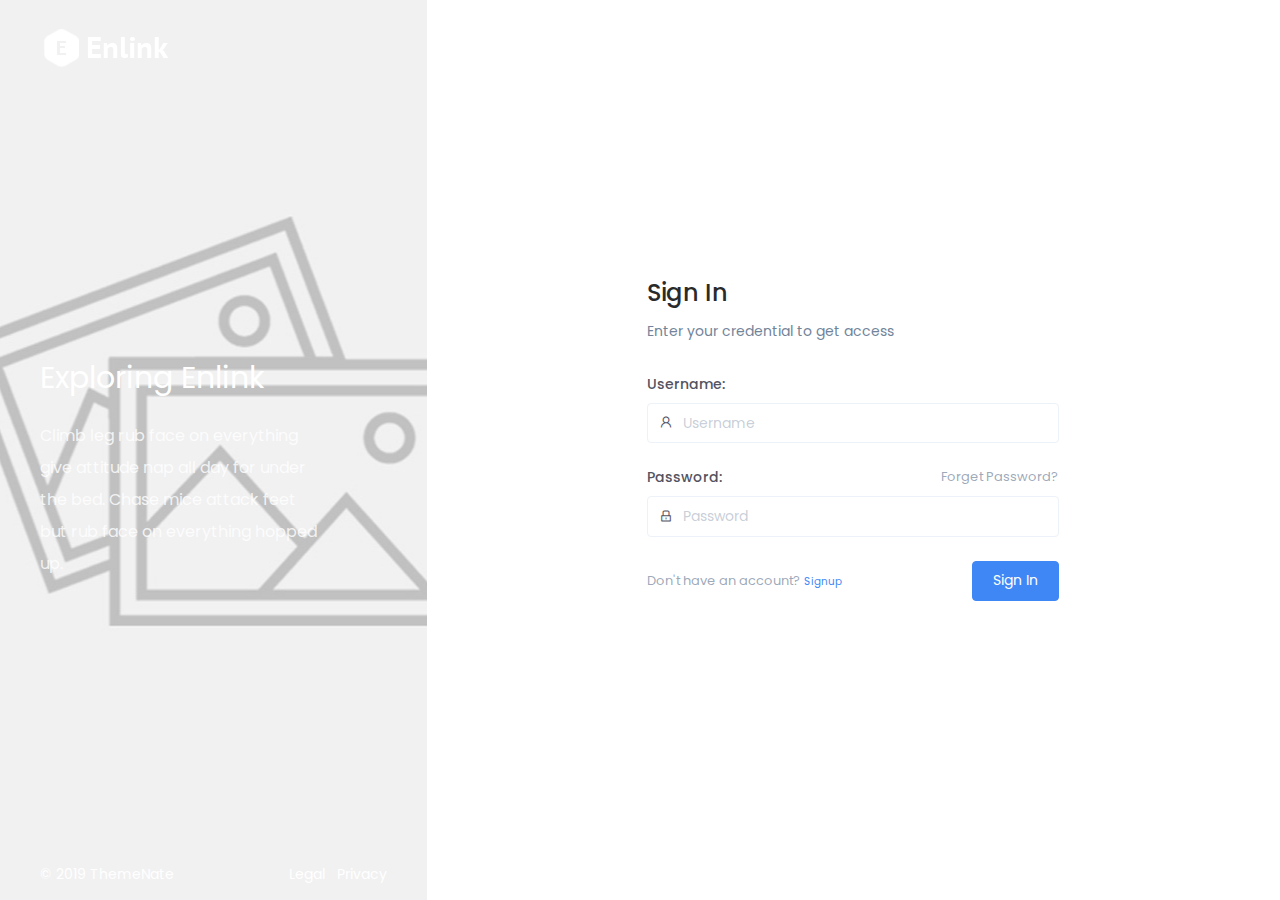
<file: login-1.html>
<!DOCTYPE html>
<html lang="en">

<head>
    <meta charset="utf-8">
    <meta name="viewport" content="width=device-width, initial-scale=1, shrink-to-fit=no">
    <title>Enlink - Admin Dashboard Template</title>

    <!-- Favicon -->
    <link rel="shortcut icon" href="assets/images/logo/favicon.png">

    <!-- page css -->

    <!-- Core css -->
    <link href="assets/css/app.min.css" rel="stylesheet">

</head>

<body>
    <div class="app">
        <div class="container-fluid p-0 h-100">
            <div class="row no-gutters h-100 full-height">
                <div class="col-lg-4 d-none d-lg-flex bg" style="background-image:url('assets/images/others/login-1.jpg')">
                    <div class="d-flex h-100 p-h-40 p-v-15 flex-column justify-content-between">
                        <div>
                            <img src="assets/images/logo/logo-white.png" alt="">
                        </div>
                        <div>
                            <h1 class="text-white m-b-20 font-weight-normal">Exploring Enlink</h1>
                            <p class="text-white font-size-16 lh-2 w-80 opacity-08">Climb leg rub face on everything give attitude nap all day for under the bed. Chase mice attack feet but rub face on everything hopped up.</p>
                        </div>
                        <div class="d-flex justify-content-between">
                            <span class="text-white">© 2019 ThemeNate</span>
                            <ul class="list-inline">
                                <li class="list-inline-item">
                                    <a class="text-white text-link" href="">Legal</a>
                                </li>
                                <li class="list-inline-item">
                                    <a class="text-white text-link" href="">Privacy</a>
                                </li>
                            </ul>
                        </div>
                    </div>
                </div>
                <div class="col-lg-8 bg-white">
                    <div class="container h-100">
                        <div class="row no-gutters h-100 align-items-center">
                            <div class="col-md-8 col-lg-7 col-xl-6 mx-auto">
                                <h2>Sign In</h2>
                                <p class="m-b-30">Enter your credential to get access</p>
                                <form>
                                    <div class="form-group">
                                        <label class="font-weight-semibold" for="userName">Username:</label>
                                        <div class="input-affix">
                                            <i class="prefix-icon anticon anticon-user"></i>
                                            <input type="text" class="form-control" id="userName" placeholder="Username">
                                        </div>
                                    </div>
                                    <div class="form-group">
                                        <label class="font-weight-semibold" for="password">Password:</label>
                                        <a class="float-right font-size-13 text-muted" href="">Forget Password?</a>
                                        <div class="input-affix m-b-10">
                                            <i class="prefix-icon anticon anticon-lock"></i>
                                            <input type="password" class="form-control" id="password" placeholder="Password">
                                        </div>
                                    </div>
                                    <div class="form-group">
                                        <div class="d-flex align-items-center justify-content-between">
                                            <span class="font-size-13 text-muted">
                                                Don't have an account? 
                                                <a class="small" href=""> Signup</a>
                                            </span>
                                            <button class="btn btn-primary">Sign In</button>
                                        </div>
                                    </div>
                                </form>
                            </div>
                        </div>  
                    </div>
                </div>
            </div>
        </div>
    </div>
    
    <!-- Core Vendors JS -->
    <script src="assets/js/vendors.min.js"></script>

    <!-- page js -->

    <!-- Core JS -->
    <script src="assets/js/app.min.js"></script>

</body>

</html>
</file>
<file: assets/vendors/select2/select2.css>
/*
Version: @@ver@@ Timestamp: @@timestamp@@
*/
.select2-container {
    margin: 0;
    position: relative;
    display: inline-block;
    vertical-align: middle;
}

.select2-container,
.select2-drop,
.select2-search,
.select2-search input {
  /*
    Force border-box so that % widths fit the parent
    container without overlap because of margin/padding.
    More Info : http://www.quirksmode.org/css/box.html
  */
  -webkit-box-sizing: border-box; /* webkit */
     -moz-box-sizing: border-box; /* firefox */
          box-sizing: border-box; /* css3 */
}

.select2-container .select2-choice {
    display: block;
    height: 26px;
    padding: 0 0 0 8px;
    overflow: hidden;
    position: relative;

    border: 1px solid #aaa;
    white-space: nowrap;
    line-height: 26px;
    color: #444;
    text-decoration: none;

    border-radius: 4px;

    background-clip: padding-box;

    -webkit-touch-callout: none;
      -webkit-user-select: none;
         -moz-user-select: none;
          -ms-user-select: none;
              user-select: none;

    background-color: #fff;
    background-image: -webkit-gradient(linear, left bottom, left top, color-stop(0, #eee), color-stop(0.5, #fff));
    background-image: -webkit-linear-gradient(center bottom, #eee 0%, #fff 50%);
    background-image: -moz-linear-gradient(center bottom, #eee 0%, #fff 50%);
    filter: progid:DXImageTransform.Microsoft.gradient(startColorstr = '#ffffff', endColorstr = '#eeeeee', GradientType = 0);
    background-image: linear-gradient(to top, #eee 0%, #fff 50%);
}

html[dir="rtl"] .select2-container .select2-choice {
    padding: 0 8px 0 0;
}

.select2-container.select2-drop-above .select2-choice {
    border-bottom-color: #aaa;

    border-radius: 0 0 4px 4px;

    background-image: -webkit-gradient(linear, left bottom, left top, color-stop(0, #eee), color-stop(0.9, #fff));
    background-image: -webkit-linear-gradient(center bottom, #eee 0%, #fff 90%);
    background-image: -moz-linear-gradient(center bottom, #eee 0%, #fff 90%);
    filter: progid:DXImageTransform.Microsoft.gradient(startColorstr='#ffffff', endColorstr='#eeeeee', GradientType=0);
    background-image: linear-gradient(to bottom, #eee 0%, #fff 90%);
}

.select2-container.select2-allowclear .select2-choice .select2-chosen {
    margin-right: 42px;
}

.select2-container .select2-choice > .select2-chosen {
    margin-right: 26px;
    display: block;
    overflow: hidden;

    white-space: nowrap;

    text-overflow: ellipsis;
    float: none;
    width: auto;
}

html[dir="rtl"] .select2-container .select2-choice > .select2-chosen {
    margin-left: 26px;
    margin-right: 0;
}

.select2-container .select2-choice abbr {
    display: none;
    width: 12px;
    height: 12px;
    position: absolute;
    right: 24px;
    top: 8px;

    font-size: 1px;
    text-decoration: none;

    border: 0;
    background: url('select2.png') right top no-repeat;
    cursor: pointer;
    outline: 0;
}

.select2-container.select2-allowclear .select2-choice abbr {
    display: inline-block;
}

.select2-container .select2-choice abbr:hover {
    background-position: right -11px;
    cursor: pointer;
}

.select2-drop-mask {
    border: 0;
    margin: 0;
    padding: 0;
    position: fixed;
    left: 0;
    top: 0;
    min-height: 100%;
    min-width: 100%;
    height: auto;
    width: auto;
    opacity: 0;
    z-index: 9998;
    /* styles required for IE to work */
    background-color: #fff;
    filter: alpha(opacity=0);
}

.select2-drop {
    width: 100%;
    margin-top: -1px;
    position: absolute;
    z-index: 9999;
    top: 100%;

    background: #fff;
    color: #000;
    border: 1px solid #aaa;
    border-top: 0;

    border-radius: 0 0 4px 4px;

    -webkit-box-shadow: 0 4px 5px rgba(0, 0, 0, .15);
            box-shadow: 0 4px 5px rgba(0, 0, 0, .15);
}

.select2-drop.select2-drop-above {
    margin-top: 1px;
    border-top: 1px solid #aaa;
    border-bottom: 0;

    border-radius: 4px 4px 0 0;

    -webkit-box-shadow: 0 -4px 5px rgba(0, 0, 0, .15);
            box-shadow: 0 -4px 5px rgba(0, 0, 0, .15);
}

.select2-drop-active {
    border: 1px solid #5897fb;
    border-top: none;
}

.select2-drop.select2-drop-above.select2-drop-active {
    border-top: 1px solid #5897fb;
}

.select2-drop-auto-width {
    border-top: 1px solid #aaa;
    width: auto;
}

.select2-container .select2-choice .select2-arrow {
    display: inline-block;
    width: 18px;
    height: 100%;
    position: absolute;
    right: 0;
    top: 0;

    border-left: 1px solid #aaa;
    border-radius: 0 4px 4px 0;

    background-clip: padding-box;

    background: #ccc;
    background-image: -webkit-gradient(linear, left bottom, left top, color-stop(0, #ccc), color-stop(0.6, #eee));
    background-image: -webkit-linear-gradient(center bottom, #ccc 0%, #eee 60%);
    background-image: -moz-linear-gradient(center bottom, #ccc 0%, #eee 60%);
    filter: progid:DXImageTransform.Microsoft.gradient(startColorstr = '#eeeeee', endColorstr = '#cccccc', GradientType = 0);
    background-image: linear-gradient(to top, #ccc 0%, #eee 60%);
}

html[dir="rtl"] .select2-container .select2-choice .select2-arrow {
    left: 0;
    right: auto;

    border-left: none;
    border-right: 1px solid #aaa;
    border-radius: 4px 0 0 4px;
}

.select2-container .select2-choice .select2-arrow b {
    display: block;
    width: 100%;
    height: 100%;
    background: url('select2.png') no-repeat 0 1px;
}

html[dir="rtl"] .select2-container .select2-choice .select2-arrow b {
    background-position: 2px 1px;
}

.select2-search {
    display: inline-block;
    width: 100%;
    min-height: 26px;
    margin: 0;
    padding: 4px 4px 0 4px;

    position: relative;
    z-index: 10000;

    white-space: nowrap;
}

.select2-search input {
    width: 100%;
    height: auto !important;
    min-height: 26px;
    padding: 4px 20px 4px 5px;
    margin: 0;

    outline: 0;
    font-family: sans-serif;
    font-size: 1em;

    border: 1px solid #aaa;
    border-radius: 0;

    -webkit-box-shadow: none;
            box-shadow: none;

    background: #fff url('select2.png') no-repeat 100% -22px;
    background: url('select2.png') no-repeat 100% -22px, -webkit-gradient(linear, left bottom, left top, color-stop(0.85, #fff), color-stop(0.99, #eee));
    background: url('select2.png') no-repeat 100% -22px, -webkit-linear-gradient(center bottom, #fff 85%, #eee 99%);
    background: url('select2.png') no-repeat 100% -22px, -moz-linear-gradient(center bottom, #fff 85%, #eee 99%);
    background: url('select2.png') no-repeat 100% -22px, linear-gradient(to bottom, #fff 85%, #eee 99%) 0 0;
}

html[dir="rtl"] .select2-search input {
    padding: 4px 5px 4px 20px;

    background: #fff url('select2.png') no-repeat -37px -22px;
    background: url('select2.png') no-repeat -37px -22px, -webkit-gradient(linear, left bottom, left top, color-stop(0.85, #fff), color-stop(0.99, #eee));
    background: url('select2.png') no-repeat -37px -22px, -webkit-linear-gradient(center bottom, #fff 85%, #eee 99%);
    background: url('select2.png') no-repeat -37px -22px, -moz-linear-gradient(center bottom, #fff 85%, #eee 99%);
    background: url('select2.png') no-repeat -37px -22px, linear-gradient(to bottom, #fff 85%, #eee 99%) 0 0;
}

.select2-search input.select2-active {
    background: #fff url('select2-spinner.gif') no-repeat 100%;
    background: url('select2-spinner.gif') no-repeat 100%, -webkit-gradient(linear, left bottom, left top, color-stop(0.85, #fff), color-stop(0.99, #eee));
    background: url('select2-spinner.gif') no-repeat 100%, -webkit-linear-gradient(center bottom, #fff 85%, #eee 99%);
    background: url('select2-spinner.gif') no-repeat 100%, -moz-linear-gradient(center bottom, #fff 85%, #eee 99%);
    background: url('select2-spinner.gif') no-repeat 100%, linear-gradient(to bottom, #fff 85%, #eee 99%) 0 0;
}

.select2-container-active .select2-choice,
.select2-container-active .select2-choices {
    border: 1px solid #5897fb;
    outline: none;

    -webkit-box-shadow: 0 0 5px rgba(0, 0, 0, .3);
            box-shadow: 0 0 5px rgba(0, 0, 0, .3);
}

.select2-dropdown-open .select2-choice {
    border-bottom-color: transparent;
    -webkit-box-shadow: 0 1px 0 #fff inset;
            box-shadow: 0 1px 0 #fff inset;

    border-bottom-left-radius: 0;
    border-bottom-right-radius: 0;

    background-color: #eee;
    background-image: -webkit-gradient(linear, left bottom, left top, color-stop(0, #fff), color-stop(0.5, #eee));
    background-image: -webkit-linear-gradient(center bottom, #fff 0%, #eee 50%);
    background-image: -moz-linear-gradient(center bottom, #fff 0%, #eee 50%);
    filter: progid:DXImageTransform.Microsoft.gradient(startColorstr='#eeeeee', endColorstr='#ffffff', GradientType=0);
    background-image: linear-gradient(to top, #fff 0%, #eee 50%);
}

.select2-dropdown-open.select2-drop-above .select2-choice,
.select2-dropdown-open.select2-drop-above .select2-choices {
    border: 1px solid #5897fb;
    border-top-color: transparent;

    background-image: -webkit-gradient(linear, left top, left bottom, color-stop(0, #fff), color-stop(0.5, #eee));
    background-image: -webkit-linear-gradient(center top, #fff 0%, #eee 50%);
    background-image: -moz-linear-gradient(center top, #fff 0%, #eee 50%);
    filter: progid:DXImageTransform.Microsoft.gradient(startColorstr='#eeeeee', endColorstr='#ffffff', GradientType=0);
    background-image: linear-gradient(to bottom, #fff 0%, #eee 50%);
}

.select2-dropdown-open .select2-choice .select2-arrow {
    background: transparent;
    border-left: none;
    filter: none;
}
html[dir="rtl"] .select2-dropdown-open .select2-choice .select2-arrow {
    border-right: none;
}

.select2-dropdown-open .select2-choice .select2-arrow b {
    background-position: -18px 1px;
}

html[dir="rtl"] .select2-dropdown-open .select2-choice .select2-arrow b {
    background-position: -16px 1px;
}

.select2-hidden-accessible {
    border: 0;
    clip: rect(0 0 0 0);
    height: 1px;
    margin: -1px;
    overflow: hidden;
    padding: 0;
    position: absolute;
    width: 1px;
}

/* results */
.select2-results {
    max-height: 200px;
    padding: 0 0 0 4px;
    margin: 4px 4px 4px 0;
    position: relative;
    overflow-x: hidden;
    overflow-y: auto;
    -webkit-tap-highlight-color: rgba(0, 0, 0, 0);
}

html[dir="rtl"] .select2-results {
    padding: 0 4px 0 0;
    margin: 4px 0 4px 4px;
}

.select2-results ul.select2-result-sub {
    margin: 0;
    padding-left: 0;
}

.select2-results li {
    list-style: none;
    display: list-item;
    background-image: none;
}

.select2-results li.select2-result-with-children > .select2-result-label {
    font-weight: bold;
}

.select2-results .select2-result-label {
    padding: 3px 7px 4px;
    margin: 0;
    cursor: pointer;

    min-height: 1em;

    -webkit-touch-callout: none;
      -webkit-user-select: none;
         -moz-user-select: none;
          -ms-user-select: none;
              user-select: none;
}

.select2-results-dept-1 .select2-result-label { padding-left: 20px }
.select2-results-dept-2 .select2-result-label { padding-left: 40px }
.select2-results-dept-3 .select2-result-label { padding-left: 60px }
.select2-results-dept-4 .select2-result-label { padding-left: 80px }
.select2-results-dept-5 .select2-result-label { padding-left: 100px }
.select2-results-dept-6 .select2-result-label { padding-left: 110px }
.select2-results-dept-7 .select2-result-label { padding-left: 120px }

.select2-results .select2-highlighted {
    background: #3875d7;
    color: #fff;
}

.select2-results li em {
    background: #feffde;
    font-style: normal;
}

.select2-results .select2-highlighted em {
    background: transparent;
}

.select2-results .select2-highlighted ul {
    background: #fff;
    color: #000;
}

.select2-results .select2-no-results,
.select2-results .select2-searching,
.select2-results .select2-ajax-error,
.select2-results .select2-selection-limit {
    background: #f4f4f4;
    display: list-item;
    padding-left: 5px;
}

/*
disabled look for disabled choices in the results dropdown
*/
.select2-results .select2-disabled.select2-highlighted {
    color: #666;
    background: #f4f4f4;
    display: list-item;
    cursor: default;
}
.select2-results .select2-disabled {
  background: #f4f4f4;
  display: list-item;
  cursor: default;
}

.select2-results .select2-selected {
    display: none;
}

.select2-more-results.select2-active {
    background: #f4f4f4 url('select2-spinner.gif') no-repeat 100%;
}

.select2-results .select2-ajax-error {
    background: rgba(255, 50, 50, .2);
}

.select2-more-results {
    background: #f4f4f4;
    display: list-item;
}

/* disabled styles */

.select2-container.select2-container-disabled .select2-choice {
    background-color: #f4f4f4;
    background-image: none;
    border: 1px solid #ddd;
    cursor: default;
}

.select2-container.select2-container-disabled .select2-choice .select2-arrow {
    background-color: #f4f4f4;
    background-image: none;
    border-left: 0;
}

.select2-container.select2-container-disabled .select2-choice abbr {
    display: none;
}


/* multiselect */

.select2-container-multi .select2-choices {
    height: auto !important;
    height: 1%;
    margin: 0;
    padding: 0 5px 0 0;
    position: relative;

    border: 1px solid #aaa;
    cursor: text;
    overflow: hidden;

    background-color: #fff;
    background-image: -webkit-gradient(linear, 0% 0%, 0% 100%, color-stop(1%, #eee), color-stop(15%, #fff));
    background-image: -webkit-linear-gradient(top, #eee 1%, #fff 15%);
    background-image: -moz-linear-gradient(top, #eee 1%, #fff 15%);
    background-image: linear-gradient(to bottom, #eee 1%, #fff 15%);
}

html[dir="rtl"] .select2-container-multi .select2-choices {
    padding: 0 0 0 5px;
}

.select2-locked {
  padding: 3px 5px 3px 5px !important;
}

.select2-container-multi .select2-choices {
    min-height: 26px;
}

.select2-container-multi.select2-container-active .select2-choices {
    border: 1px solid #5897fb;
    outline: none;

    -webkit-box-shadow: 0 0 5px rgba(0, 0, 0, .3);
            box-shadow: 0 0 5px rgba(0, 0, 0, .3);
}
.select2-container-multi .select2-choices li {
    float: left;
    list-style: none;
}
html[dir="rtl"] .select2-container-multi .select2-choices li
{
    float: right;
}
.select2-container-multi .select2-choices .select2-search-field {
    margin: 0;
    padding: 0;
    white-space: nowrap;
}

.select2-container-multi .select2-choices .select2-search-field input {
    padding: 5px;
    margin: 1px 0;

    font-family: sans-serif;
    font-size: 100%;
    color: #666;
    outline: 0;
    border: 0;
    -webkit-box-shadow: none;
            box-shadow: none;
    background: transparent !important;
}

.select2-container-multi .select2-choices .select2-search-field input.select2-active {
    background: #fff url('select2-spinner.gif') no-repeat 100% !important;
}

.select2-default {
    color: #999 !important;
}

.select2-container-multi .select2-choices .select2-search-choice {
    padding: 3px 5px 3px 18px;
    margin: 3px 0 3px 5px;
    position: relative;

    line-height: 13px;
    color: #333;
    cursor: default;
    border: 1px solid #aaaaaa;

    border-radius: 3px;

    -webkit-box-shadow: 0 0 2px #fff inset, 0 1px 0 rgba(0, 0, 0, 0.05);
            box-shadow: 0 0 2px #fff inset, 0 1px 0 rgba(0, 0, 0, 0.05);

    background-clip: padding-box;

    -webkit-touch-callout: none;
      -webkit-user-select: none;
         -moz-user-select: none;
          -ms-user-select: none;
              user-select: none;

    background-color: #e4e4e4;
    filter: progid:DXImageTransform.Microsoft.gradient(startColorstr='#eeeeee', endColorstr='#f4f4f4', GradientType=0);
    background-image: -webkit-gradient(linear, 0% 0%, 0% 100%, color-stop(20%, #f4f4f4), color-stop(50%, #f0f0f0), color-stop(52%, #e8e8e8), color-stop(100%, #eee));
    background-image: -webkit-linear-gradient(top, #f4f4f4 20%, #f0f0f0 50%, #e8e8e8 52%, #eee 100%);
    background-image: -moz-linear-gradient(top, #f4f4f4 20%, #f0f0f0 50%, #e8e8e8 52%, #eee 100%);
    background-image: linear-gradient(to bottom, #f4f4f4 20%, #f0f0f0 50%, #e8e8e8 52%, #eee 100%);
}
html[dir="rtl"] .select2-container-multi .select2-choices .select2-search-choice
{
    margin: 3px 5px 3px 0;
    padding: 3px 18px 3px 5px;
}
.select2-container-multi .select2-choices .select2-search-choice .select2-chosen {
    cursor: default;
}
.select2-container-multi .select2-choices .select2-search-choice-focus {
    background: #d4d4d4;
}

.select2-search-choice-close {
    display: block;
    width: 12px;
    height: 13px;
    position: absolute;
    right: 3px;
    top: 4px;

    font-size: 1px;
    outline: none;
    background: url('select2.png') right top no-repeat;
}
html[dir="rtl"] .select2-search-choice-close {
    right: auto;
    left: 3px;
}

.select2-container-multi .select2-search-choice-close {
    left: 3px;
}

html[dir="rtl"] .select2-container-multi .select2-search-choice-close {
    left: auto;
    right: 2px;
}

.select2-container-multi .select2-choices .select2-search-choice .select2-search-choice-close:hover {
  background-position: right -11px;
}
.select2-container-multi .select2-choices .select2-search-choice-focus .select2-search-choice-close {
    background-position: right -11px;
}

/* disabled styles */
.select2-container-multi.select2-container-disabled .select2-choices {
    background-color: #f4f4f4;
    background-image: none;
    border: 1px solid #ddd;
    cursor: default;
}

.select2-container-multi.select2-container-disabled .select2-choices .select2-search-choice {
    padding: 3px 5px 3px 5px;
    border: 1px solid #ddd;
    background-image: none;
    background-color: #f4f4f4;
}

.select2-container-multi.select2-container-disabled .select2-choices .select2-search-choice .select2-search-choice-close {    display: none;
    background: none;
}
/* end multiselect */


.select2-result-selectable .select2-match,
.select2-result-unselectable .select2-match {
    text-decoration: underline;
}

.select2-offscreen, .select2-offscreen:focus {
    clip: rect(0 0 0 0) !important;
    width: 1px !important;
    height: 1px !important;
    border: 0 !important;
    margin: 0 !important;
    padding: 0 !important;
    overflow: hidden !important;
    position: absolute !important;
    outline: 0 !important;
    left: 0px !important;
    top: 0px !important;
}

.select2-display-none {
    display: none;
}

.select2-measure-scrollbar {
    position: absolute;
    top: -10000px;
    left: -10000px;
    width: 100px;
    height: 100px;
    overflow: scroll;
}

/* Retina-ize icons */

@media only screen and (-webkit-min-device-pixel-ratio: 1.5), only screen and (min-resolution: 2dppx)  {
    .select2-search input,
    .select2-search-choice-close,
    .select2-container .select2-choice abbr,
    .select2-container .select2-choice .select2-arrow b {
        background-image: url('select2x2.png') !important;
        background-repeat: no-repeat !important;
        background-size: 60px 40px !important;
    }

    .select2-search input {
        background-position: 100% -21px !important;
    }
}
</file>
